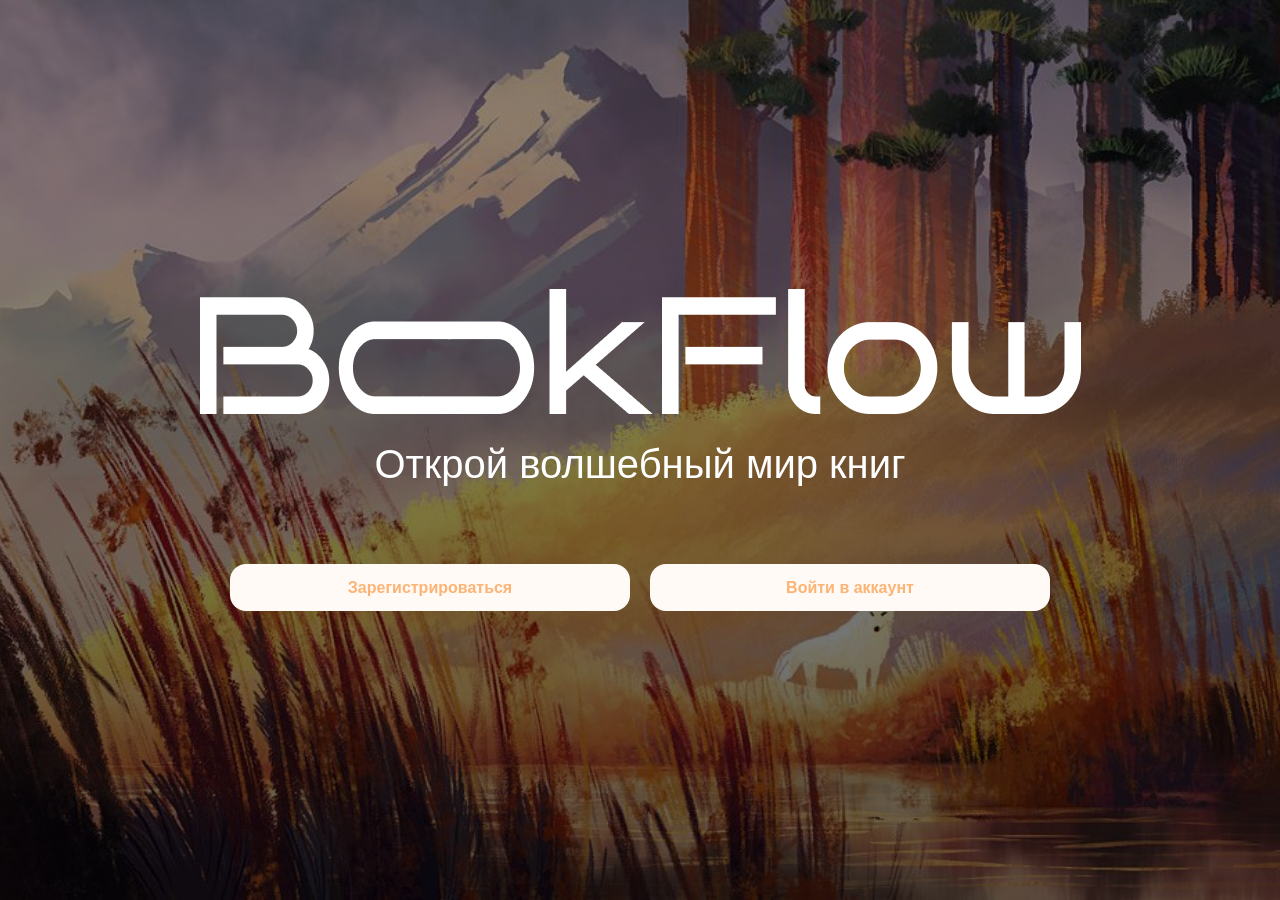
<file: index.html>
<!DOCTYPE html>
<html lang="en">
<head>
    <meta charset="UTF-8">
    <meta name="viewport" content="width=device-width, initial-scale=1.0">
    <title>Войдитепж</title>
    <style>
        * {
            margin: 0;
            padding: 0;
            box-sizing: border-box;
        }
        
        body, html {
            height: 100%;
            font-family: -apple-system, BlinkMacSystemFont, 'Segoe UI', Roboto, Oxygen, Ubuntu, sans-serif;
        }
        
        .container {
            position: relative;
            width: 100%;
            height: 100vh;
        }
        
        .background-image {
            width: 100%;
            height: 100%;
            object-fit: cover;
            display: block;
        }
        
        .content-overlay {
            position: absolute;
            top: 0;
            left: 0;
            width: 100%;
            height: 100%;
            display: flex;
            flex-direction: column;
            justify-content: center;
            align-items: center;
            background: linear-gradient(180deg, rgba(0, 0, 0, 0.4) 0%, rgba(0, 0, 0, 0.6) 100%);
        }
        
        .text-content {
            text-align: center;
            color: white;
            margin-bottom: 80px; 
            max-width: 880px;
            padding: 0 20px;
            display: flex;
            flex-direction: column;
            align-items: center;
            gap: 30px; /* Отступ между всеми дочерними элементами */

        }
        
        .subtitle {
            font-family: 'Mulish', sans-serif;
            font-size: 40px;
            line-height: 1; /* эквивалент 100% */
            letter-spacing: normal;
            text-align: center;
        }
        
        .buttons-container {
            display: flex;
            gap: 20px;
            width: 880px;
            justify-content: center;
        }
        
        .button {
            padding: 16px 24px;
            font-size: 16px;
            font-weight: 600;
            border: 8px;
            border-radius: 16px;
            cursor: pointer;
            display: flex;
            align-items: center;
            justify-content: center;
            min-width: 400px;
            height: 47px;
            text-decoration: none; /* Убираем подчеркивание */
            color: inherit; /* Наследуем цвет текста */
        }
        
        .button-primary {
            background-color: #FFFAF6;
            color: #FDB373;
        }
        
        .button-primary:hover {
            background-color: #F0F0F0;
            transform: translateY(-1px);
            box-shadow: 0 4px 12px rgba(0, 0, 0, 0.1);
        }
        
        .button:active {
            transform: translateY(0);
        }
    </style>
</head>
<body>
    <div class="container">
        <img src="./img/one.png" alt="Background" class="background-image">
        
        <div class="content-overlay">
            <div class="text-content">
                <img src="./img/Vector.png" alt="">
                <p class="subtitle">Открой волшебный мир книг</p>
            </div>
            
            <div class="buttons-container">
                <a href="./reg.html" class="button button-primary">Зарегистрироваться</a>
                <a href="./auto.html" class="button button-primary">Войти в аккаунт</a>
            </div>
        </div>
    </div>
</body>
</html>
</file>
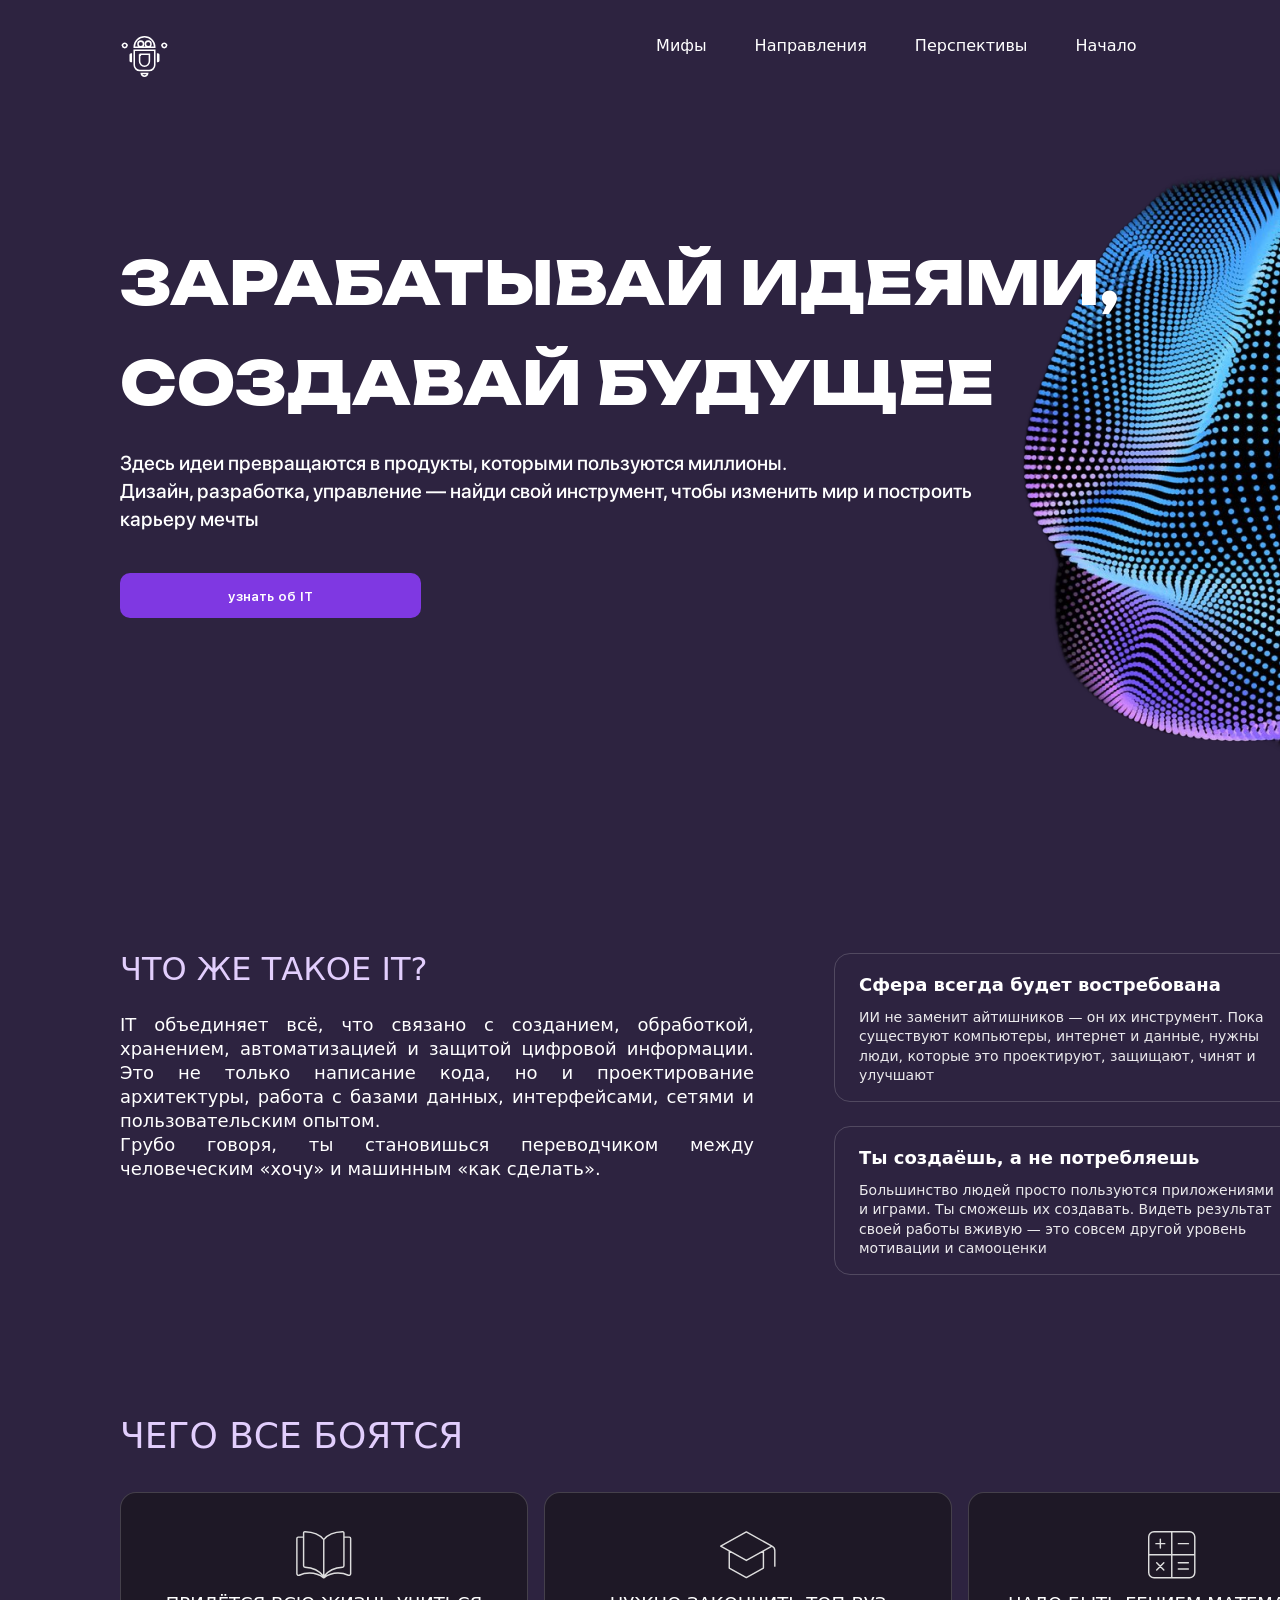
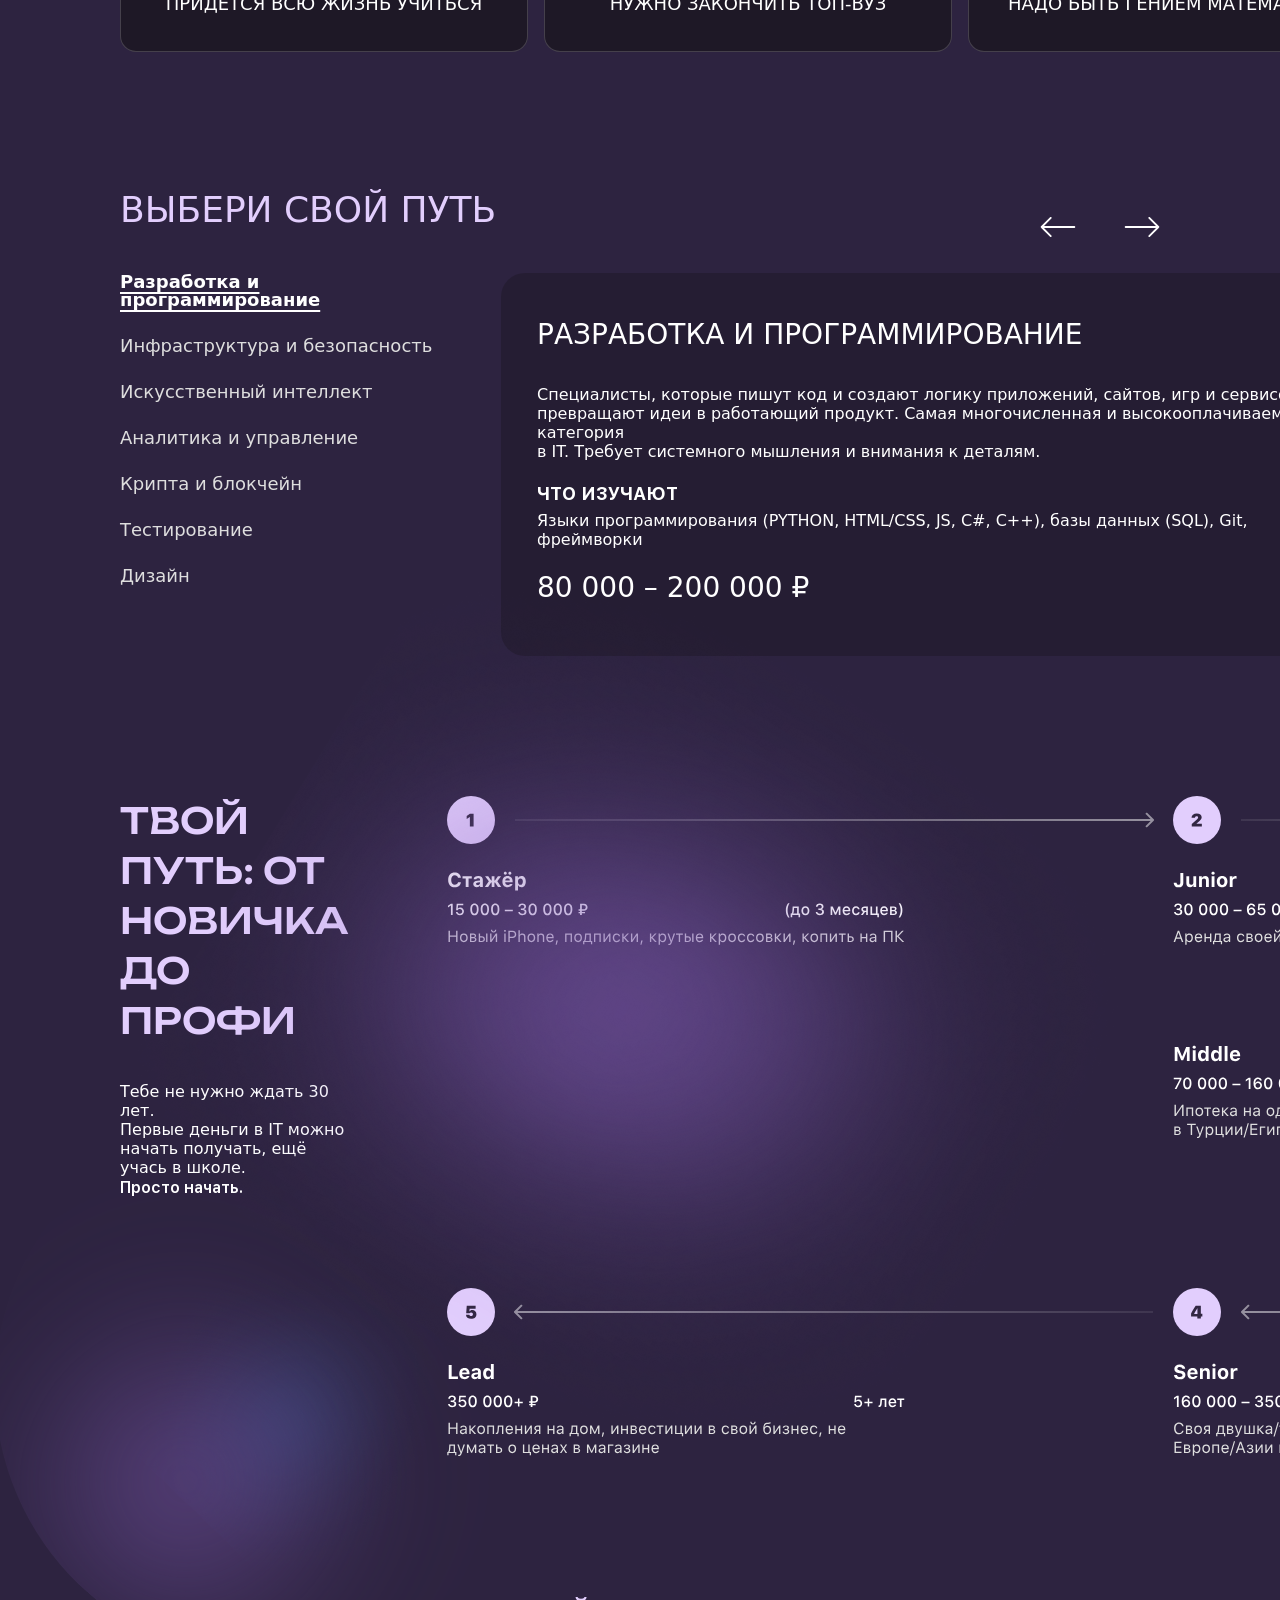
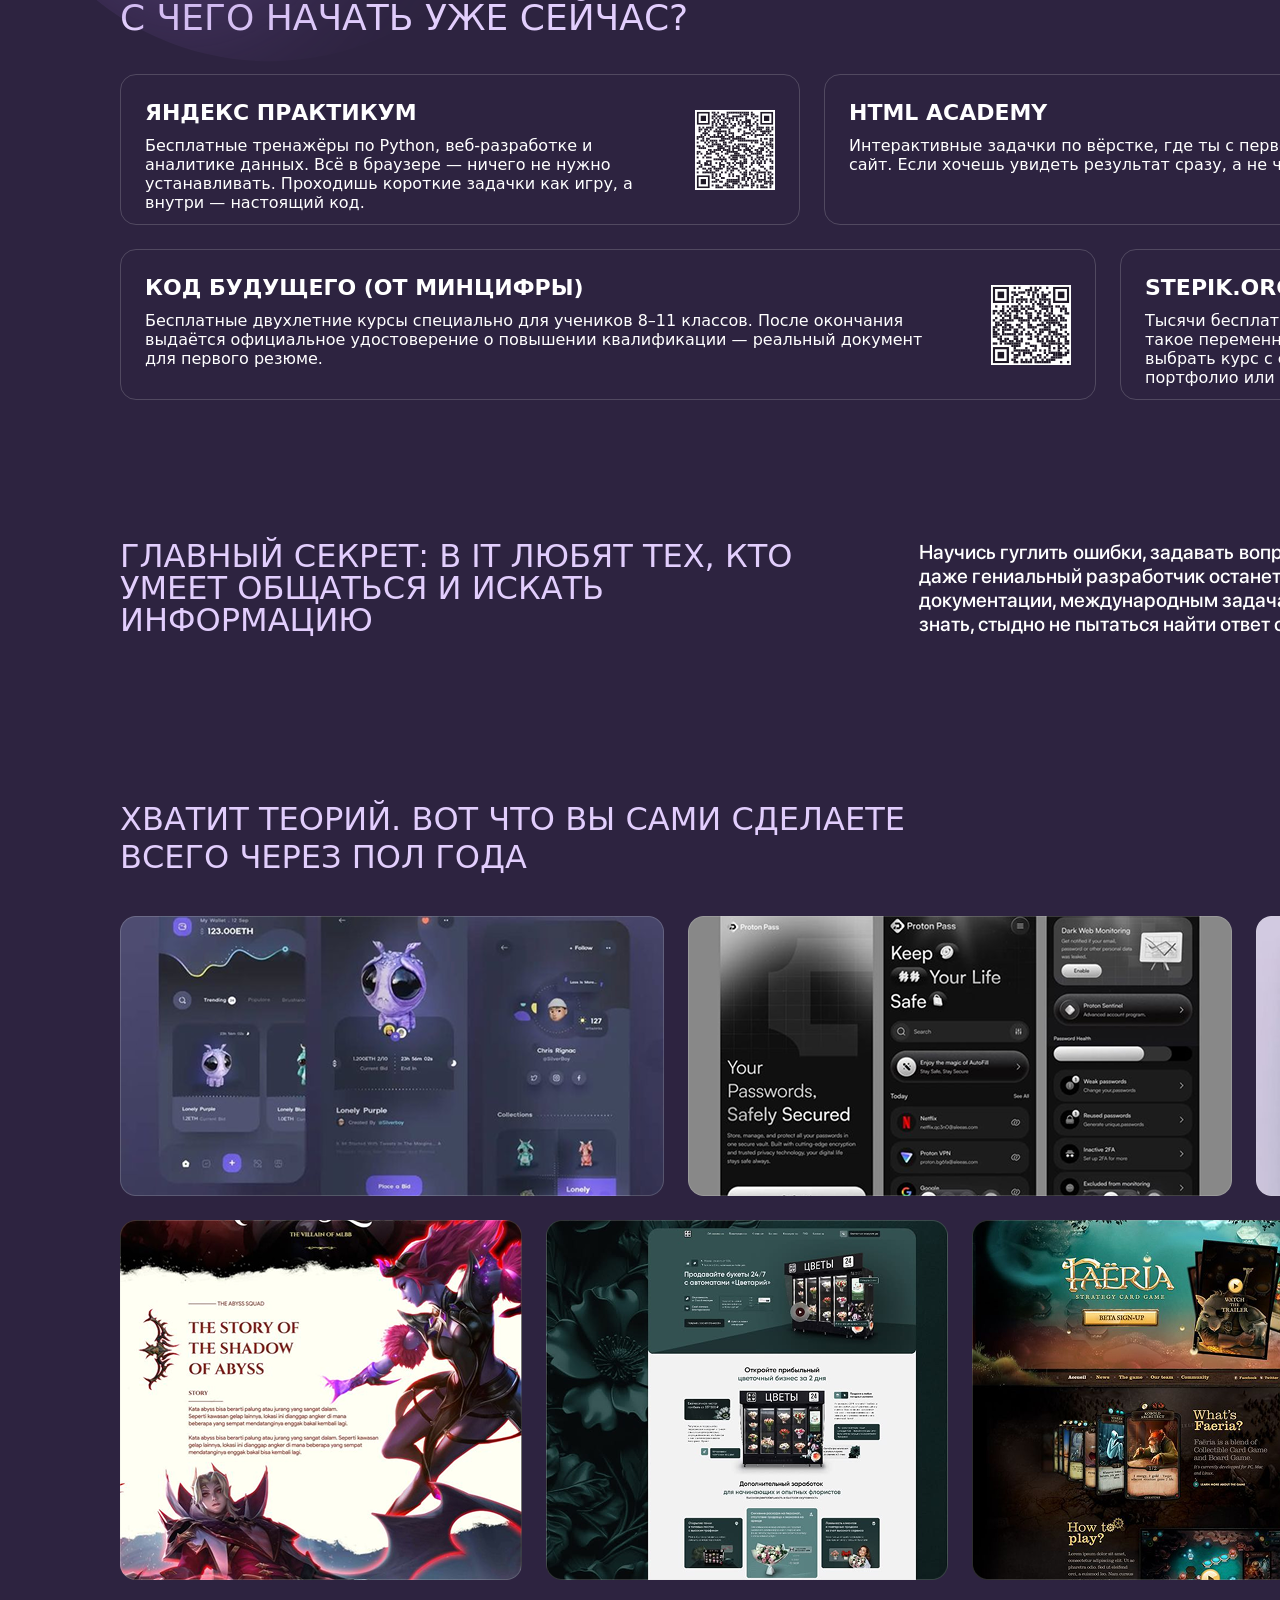
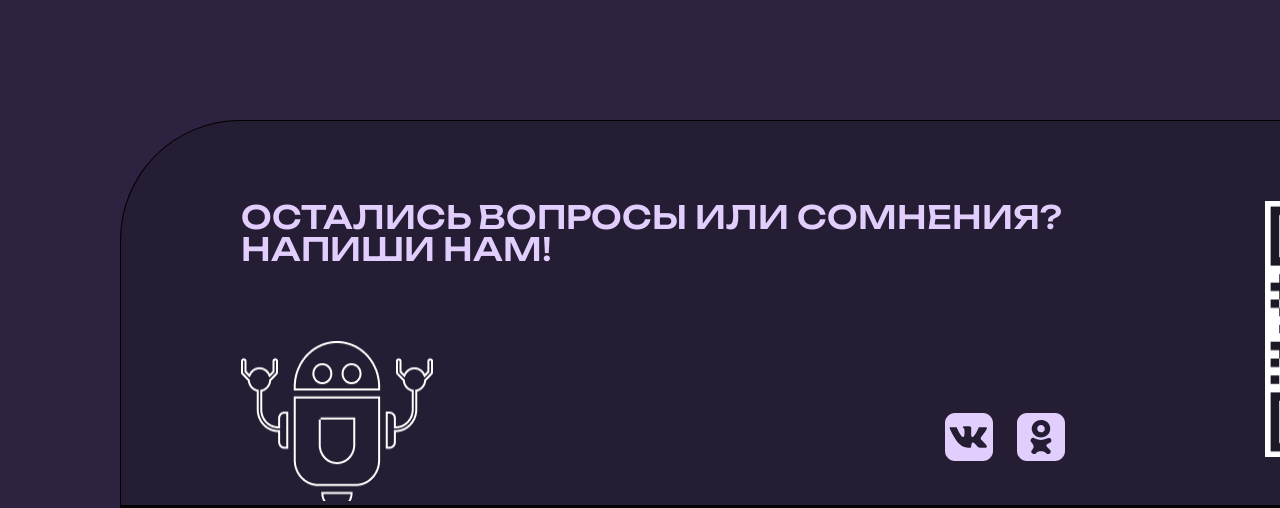
<file: pp2/pp3/index.html>
<!DOCTYPE html>
<html lang="en">
<head>
    <meta charset="UTF-8">
    <meta name="viewport" content="width=device-width, initial-scale=1.0">
    <title>landing</title>
    <link rel="stylesheet" href="./style.css">
</head>
<body>
    <div class="heroblock">

        <div class="header">
            <img src="./img/logo.svg" alt="Логотип">
            <nav class="nav">
                <ul>
                    <li><a href="#myths" data-style="plain">Мифы</a></li>
                    <li><a href="#as1"  data-style="plain">Направления</a></li>
                    <li><a href="#prospects" data-style="plain">Перспективы</a></li>
                    <li><a href="#beginning" data-style="plain">Начало</a></li>
                </ul>
            </nav>
            <a href="#connection">
                <button>Связь</button>
            </a>
        </div>
        
        <div class="hero">
            <div class="left">
                <div class="text">
                    <h1>Зарабатывай идеями, Создавай будущее</h1>
                    <p>Здесь идеи превращаются в продукты, которыми пользуются миллионы. <br> Дизайн, разработка, управление — найди свой инструмент, чтобы изменить мир и построить карьеру мечты</p>
                </div>
                <a href="#IT">
                    <button>узнать об IT</button>
                </a>
            </div>
        </div>
    </div>

    <div class="container" id="IT">
        <div class="left">
            <div class="textone">
                <h1>Что же такое IT?</h1>
                <p>IT объединяет всё, что связано с созданием, обработкой, хранением, автоматизацией и защитой цифровой информации. Это не только написание кода, но и проектирование архитектуры, работа с базами данных, интерфейсами, сетями и пользовательским опытом. 
                   <br> Грубо говоря, ты становишься переводчиком между человеческим «хочу» и машинным «как сделать».</p>
            </div>
        </div>

        <div class="onr">
            <div class="two">
                <h1>Сфера всегда будет востребована</h1>
                <p>ИИ не заменит айтишников — он их инструмент. Пока существуют компьютеры, интернет и данные, нужны люди, которые это проектируют, защищают, чинят и улучшают</p>
            </div>
            <div class="two">
                <h1>Работа из любой точки</h1>
                <p>Ты не привязан к офису, городу или даже стране. Утром сдал задачу из дома, днём — из кафе, вечером — из Сочи или Дубая. Работодателю важно только качество продукта</p>
            </div>
            <div class="two">
                <h1>Ты создаёшь, а не потребляешь</h1>
                <p>Большинство людей просто пользуются приложениями и играми. Ты сможешь их создавать. Видеть результат своей работы вживую — это совсем другой уровень мотивации и самооценки</p>
            </div>
            <div class="two">
                <h1> Высокая зарплата</h1>
                <p>Стартовая ставка junior-специалиста выше средней зарплаты по региону. Через 2–3 года ты зарабатываешь как топ-менеджер в обычной компании. И это не потолок — опытные айтишники получают в 5–10 раз больше.</p>
            </div>
        </div>
    </div>

    <div class="m1" id="myths">
        <h1>Чего все боятся</h1>

        <div class="cards"  id="carcas">
            <div class="card" id="1">
                <img src="./img/1.svg" alt="">
                <h1>Придётся всю жизнь учиться</h1>
            </div>
            <div class="card" id="2">
                <img src="./img/2.svg" alt="">
                <h1>Нужно закончить ТОП-вуз</h1>
            </div>
            <div class="card" id="3">
                <img src="./img/3.svg" alt="">
                <h1>Надо быть гением математики</h1>
            </div>
            <div class="card" id="4">
                <img src="./img/4.svg" alt="">
                <h1>Посадишь зрение</h1>
            </div>
        </div>

        <div class="cards"  id="csac">
            <div class="card" id="1" style="position: relative; overflow: hidden;">
                <img src="./img/1.svg" alt="" style="position: absolute; top: -8px; right: -8px;">
                <h1>Придётся всю жизнь учиться</h1>
                <p>Да, но не скучно. Ты просто следишь за новыми фишками, как за новыми сезонами сериала.</p>
            </div>
            <div class="card" id="2" style="position: relative; overflow: hidden;">
                <img src="./img/2.svg" alt="" style="position: absolute; top: -8px; right: -8px;">
                <h1>Нужно закончить ТОП-вуз</h1>
                <p>80% крутых спецов — самоучки или с курсами. Портфолио важнее корочки.</p>
            </div>
            <div class="card" id="3" style="position: relative; overflow: hidden;">
                <img src="./img/3.svg" alt="" style="position: absolute; top: -8px; right: -8px;">
                <h1>Надо быть гением математики</h1>
                <p>Математика тренирует логику, но веб-дизайнеру или тестировщику хватит 6-го класса.</p>
            </div>
            <div class="card" id="4" style="position: relative; overflow: hidden;">
                <img src="./img/4.svg" alt="" style="position: absolute; top: -8px; right: -8px;">
                <h1>Посадишь зрение</h1>
                <p>Спорт, режим и правильные привычки — твоя ответственность. А сидеть сутками можно и в ПТУ за станком.</p>
            </div>
        </div>
    </div>


    <div class="m" id="as1">
        <div style="display: flex; justify-content: space-between; align-items: flex-end;">
            <h1 style="width: 466px; height: 45px;">Выбери свой путь</h1>
            <div style="display: flex; width: 120px; height: 20px; gap: 48px;">
                <img src="./img/1_l.svg" alt="" style="width: 36px; height: 20px; display: block; flex-shrink: 0;" id="l1">
                <img src="./img/2_r.svg" alt="" style="width: 36px; height: 20px; display: block; flex-shrink: 0;" id="r1">
            </div>
        </div>
        <div style="display: flex; gap: 64px;">
            <div class="container" id="1s">
                <div class="lq" style="width: 317px; height: 315px; gap: 28px;">
                    <p style="color: #FFFFFF; width: auto; font-weight: 700; font-style: bold; font-size: 18px; text-decoration: underline; text-decoration-thickness: 2px; text-underline-offset: 4px;">
                        Разработка и программирование
                    </p>
                    <p>Инфраструктура и безопасность</p>
                    <p>Искусственный интеллект</p>
                    <p>Аналитика и управление</p>
                    <p>Крипта и блокчейн</p>
                    <p>Тестирование</p>
                    <p>Дизайн</p>
                </div>
            </div>
            <div class="crdsa">
                <h1 style="font-size: 28px;">Разработка и программирование</h1>
                <div style="display: flex;">
                    <div class="left" style="display: flex; flex-direction: column; width: 807px; height: 216px; justify-content: space-between; ">
                        <div style="display: flex; flex-direction: column; color: #FFFFFF; width: 807px; height: 149px; gap: 24px;">
                            <p>Специалисты, которые пишут код и создают логику приложений, сайтов, игр и сервисов. Они <br> превращают идеи в работающий продукт. Самая многочисленная и высокооплачиваемая категория <br> в IT. Требует системного мышления и внимания к деталям.</p>
                            <div class="ops" style="display: flex; flex-direction: column; gap: 8px;">
                                <h1 style="font-size: 18px;">Что изучают </h1>
                                <p>Языки программирования (PYTHON, HTML/CSS, JS, C#, C++), базы данных (SQL), Git, фреймворки</p>
                            </div>
                        </div>
                        <h1>80 000 – 200 000 ₽</h1>
                    </div>
                    <div class="minicard" style="display: flex; flex-direction: column;">
                        <div style="display: flex; gap: 12px; align-items: center;">
                            <img src="./img/mini.svg" alt="" style="width: 11px; height: 6px;">
                            <p style="color: #FFFFFF;">Frontend-разработчик</p>
                        </div>
                        <div style="display: flex; gap: 12px; align-items: center;">
                            <img src="./img/mini.svg" alt="" style="width: 11px; height: 6px;">
                            <p style="color: #FFFFFF;">Backend-разработчик</p>
                        </div>
                        <div style="display: flex; gap: 12px; align-items: center;">
                            <img src="./img/mini.svg" alt="" style="width: 11px; height: 6px;">
                            <p style="color: #FFFFFF;">Mobile-разработчик </p>
                        </div>
                        <div style="display: flex; gap: 12px; align-items: center;">
                            <img src="./img/mini.svg" alt="" style="width: 11px; height: 6px;">
                            <p style="color: #FFFFFF;">1С-программист</p>
                        </div>
                        <div style="display: flex; gap: 12px; align-items: center;">
                            <img src="./img/mini.svg" alt="" style="width: 11px; height: 6px;">
                            <p style="color: #FFFFFF;">Fullstack-разработчик </p>
                        </div>
                    </div>
                </div>
            </div>
        </div>
    </div>
    <div class="m" id="as2">
        <div style="display: flex; justify-content: space-between; align-items: flex-end;">
            <h1 style="width: 466px; height: 45px;">Выбери свой путь</h1>
            <div style="display: flex; width: 120px; height: 20px; gap: 48px;">
                <img src="./img/1_l.svg" alt="" style="width: 36px; height: 20px; display: block; flex-shrink: 0;" id="l2">
                <img src="./img/2_r.svg" alt="" style="width: 36px; height: 20px; display: block; flex-shrink: 0;" id="r2">
            </div>
        </div>
        <div style="display: flex; gap: 64px;">
            <div class="container" id="1s">
                <div class="lq" style="width: 317px; height: 315px; gap: 28px;">
                    <p>
                        Разработка и программирование
                    </p>
                    <p style="color: #FFFFFF; width: auto; font-weight: 700; font-style: bold; font-size: 18px; text-decoration: underline; text-decoration-thickness: 2px; text-underline-offset: 4px;">Инфраструктура и безопасность</p>
                    <p>Искусственный интеллект</p>
                    <p>Аналитика и управление</p>
                    <p>Крипта и блокчейн</p>
                    <p>Тестирование</p>
                    <p>Дизайн</p>
                </div>
            </div>
            <div class="crdsa">
                <h1 style="font-size: 28px;">Инфраструктура, сети и безопасность</h1>
                <div style="display: flex;">
                    <div class="left" style="display: flex; flex-direction: column; width: 807px; height: 216px; justify-content: space-between; ">
                        <div style="display: flex; flex-direction: column; color: #FFFFFF; width: 807px; height: 149px; gap: 24px;">
                            <p>Специалисты, которые следят, чтобы всё работало: сервера не падали, данные не воровали, сеть не отваливалась. Не создают новые фичи, но без них приложение умрёт через 5 минут после запуска. <br> Самая невидимая работа — о них вспоминают только когда всё ломается.</p>
                            <div class="ops" style="display: flex; flex-direction: column; gap: 8px;">
                                <h1 style="font-size: 18px;">Что изучают </h1>
                                <p>Linux,  сети (IP, DNS, порты), администрирование серверов (nginx, apache), Docker, облачные <br> провайдеры (Yandex Cloud, AWS), основы шифрования и аутентификации</p>
                            </div>
                        </div>
                        <h1>80 000 – 180 000 ₽</h1>
                    </div>
                    <div class="minicard" style="display: flex; flex-direction: column;">
                        <div style="display: flex; gap: 12px; align-items: center;">
                            <img src="./img/mini.svg" alt="" style="width: 11px; height: 6px;">
                            <p style="color: #FFFFFF;">Специалист по кибербезопасности </p>
                        </div>
                        <div style="display: flex; gap: 12px; align-items: center;">
                            <img src="./img/mini.svg" alt="" style="width: 11px; height: 6px;">
                            <p style="color: #FFFFFF;">Системный администратор</p>
                        </div>
                        <div style="display: flex; gap: 12px; align-items: center;">
                            <img src="./img/mini.svg" alt="" style="width: 11px; height: 6px;">
                            <p style="color: #FFFFFF;">Инженер баз данных</p>
                        </div>
                        <div style="display: flex; gap: 12px; align-items: center;">
                            <img src="./img/mini.svg" alt="" style="width: 11px; height: 6px;">
                            <p style="color: #FFFFFF;">DevOps-инженер</p>
                        </div>
                        <div style="display: flex; gap: 12px; align-items: center;">
                            <img src="./img/mini.svg" alt="" style="width: 11px; height: 6px;">
                            <p style="color: #FFFFFF;">Сетевой инженер </p>
                        </div>
                    </div>
                </div>
            </div>
        </div>
    </div>
    <div class="m" id="as3">
        <div style="display: flex; justify-content: space-between; align-items: flex-end;">
            <h1 style="width: 466px; height: 45px;">Выбери свой путь</h1>
            <div style="display: flex; width: 120px; height: 20px; gap: 48px;">
                <img src="./img/1_l.svg" alt="" style="width: 36px; height: 20px; display: block; flex-shrink: 0;" id="l3">
                <img src="./img/2_r.svg" alt="" style="width: 36px; height: 20px; display: block; flex-shrink: 0;" id="r3">
            </div>
        </div>
        <div style="display: flex; gap: 64px;">
            <div class="container" id="1s">
                <div class="lq" style="width: 317px; height: 315px; gap: 28px;">
                    <p>
                        Разработка и программирование
                    </p>
                    <p>Инфраструктура и безопасность</p>
                    <p style="color: #FFFFFF; width: auto; font-weight: 700; font-style: bold; font-size: 18px; text-decoration: underline; text-decoration-thickness: 2px; text-underline-offset: 4px;">Искусственный интеллект</p>
                    <p>Аналитика и управление</p>
                    <p>Крипта и блокчейн</p>
                    <p>Тестирование</p>
                    <p>Дизайн</p>
                </div>
            </div>
            <div class="crdsa">
                <h1 style="font-size: 28px;">Искусственный интеллект</h1>
                <div style="display: flex;">
                    <div class="left" style="display: flex; flex-direction: column; width: 807px; height: 216px; justify-content: space-between; ">
                        <div style="display: flex; flex-direction: column; color: #FFFFFF; width: 807px; height: 149px; gap: 24px;">
                            <p>Специалисты, которые учат компьютеры находить закономерности в данных, предсказывать будущее <br> и принимать решения. Самая модная и сложная для входа категория. Требует математики и <br> статистики. Но и платят здесь выше всех.</p>
                            <div class="ops" style="display: flex; flex-direction: column; gap: 8px;">
                                <h1 style="font-size: 18px;">Что изучают </h1>
                                <p>Python, библиотеки (pandas, numpy, sklearn), статистика и теория вероятностей, линейная алгебра, <br> SQL, работа с нейросетями, Git</p>
                            </div>
                        </div>
                        <h1>150 000 – 280 000 ₽</h1>
                    </div>
                    <div class="minicard" style="display: flex; flex-direction: column;">
                        <div style="display: flex; gap: 12px; align-items: center;">
                            <img src="./img/mini.svg" alt="" style="width: 11px; height: 6px;">
                            <p style="color: #FFFFFF;">Data Scientist</p>
                        </div>
                        <div style="display: flex; gap: 12px; align-items: center;">
                            <img src="./img/mini.svg" alt="" style="width: 11px; height: 6px;">
                            <p style="color: #FFFFFF;">Data Engineer</p>
                        </div>
                        <div style="display: flex; gap: 12px; align-items: center;">
                            <img src="./img/mini.svg" alt="" style="width: 11px; height: 6px;">
                            <p style="color: #FFFFFF;">ML Engineer</p>
                        </div>
                        <div style="display: flex; gap: 12px; align-items: center;">
                            <img src="./img/mini.svg" alt="" style="width: 11px; height: 6px;">
                            <p style="color: #FFFFFF;">Prompt Engineer</p>
                        </div>
                        <div style="display: flex; gap: 12px; align-items: center;">
                            <img src="./img/mini.svg" alt="" style="width: 11px; height: 6px;">
                            <p style="color: #FFFFFF;">AI-исследователь</p>
                        </div>
                    </div>
                </div>
            </div>
        </div>
    </div>
    <div class="m" id="as4">
        <div style="display: flex; justify-content: space-between; align-items: flex-end;">
            <h1 style="width: 466px; height: 45px;">Выбери свой путь</h1>
            <div style="display: flex; width: 120px; height: 20px; gap: 48px;">
                <img src="./img/1_l.svg" alt="" style="width: 36px; height: 20px; display: block; flex-shrink: 0;" id="l4">
                <img src="./img/2_r.svg" alt="" style="width: 36px; height: 20px; display: block; flex-shrink: 0;" id="r4">
            </div>
        </div>
        <div style="display: flex; gap: 64px;">
            <div class="container" id="1s">
                <div class="lq" style="width: 317px; height: 315px; gap: 28px;">
                    <p>
                        Разработка и программирование
                    </p>
                    <p>Инфраструктура и безопасность</p>
                    <p>Искусственный интеллект</p>
                    <p style="color: #FFFFFF; width: auto; font-weight: 700; font-style: bold; font-size: 18px; text-decoration: underline; text-decoration-thickness: 2px; text-underline-offset: 4px;">Аналитика и управление</p>
                    <p>Крипта и блокчейн</p>
                    <p>Тестирование</p>
                    <p>Дизайн</p>
                </div>
            </div>
            <div class="crdsa">
                <h1 style="font-size: 28px;">Аналитика и управление</h1>
                <div style="display: flex;">
                    <div class="left" style="display: flex; flex-direction: column; width: 807px; height: 216px; justify-content: space-between; ">
                        <div style="display: flex; flex-direction: column; color: #FFFFFF; width: 807px; height: 149px; gap: 24px;">
                            <p>Специалисты, которые переводят потребности бизнеса на язык задач для разработчиков. Собирают требования, работают с данными, следят за метриками. Не пишут код, но понимают его логику. <br> Самые незаметные, но критически важные.</p>
                            <div class="ops" style="display: flex; flex-direction: column; gap: 8px;">
                                <h1 style="font-size: 18px;">Что изучают </h1>
                                <p>
                                    SQL, Excel / Google Sheets, инструменты для задач (Jira, Trello, Notion), диаграммы (UML, BPMN),  <br> основы Agile/Scrum, коммуникации и переговоры
                                </p>
                            </div>
                        </div>
                        <h1>90 000 – 160 000 ₽</h1>
                    </div>
                    <div class="minicard" style="display: flex; flex-direction: column;">
                        <div style="display: flex; gap: 12px; align-items: center;">
                            <img src="./img/mini.svg" alt="" style="width: 11px; height: 6px;">
                            <p style="color: #FFFFFF;">Системный аналитик</p>
                        </div>
                        <div style="display: flex; gap: 12px; align-items: center;">
                            <img src="./img/mini.svg" alt="" style="width: 11px; height: 6px;">
                            <p style="color: #FFFFFF;">Бизнес-аналитик</p>
                        </div>
                        <div style="display: flex; gap: 12px; align-items: center;">
                            <img src="./img/mini.svg" alt="" style="width: 11px; height: 6px;">
                            <p style="color: #FFFFFF;">Продакт-менеджер</p>
                        </div>
                        <div style="display: flex; gap: 12px; align-items: center;">
                            <img src="./img/mini.svg" alt="" style="width: 11px; height: 6px;">
                            <p style="color: #FFFFFF;">Проджект-менеджер</p>
                        </div>
                        <div style="display: flex; gap: 12px; align-items: center;">
                            <img src="./img/mini.svg" alt="" style="width: 11px; height: 6px;">
                            <p style="color: #FFFFFF;">Data Analyst</p>
                        </div>
                    </div>
                </div>
            </div>
        </div>
    </div>
    <div class="m" id="as5">
        <div style="display: flex; justify-content: space-between; align-items: flex-end;">
            <h1 style="width: 466px; height: 45px;">Выбери свой путь</h1>
            <div style="display: flex; width: 120px; height: 20px; gap: 48px;">
                <img src="./img/1_l.svg" alt="" style="width: 36px; height: 20px; display: block; flex-shrink: 0;" id="l5">
                <img src="./img/2_r.svg" alt="" style="width: 36px; height: 20px; display: block; flex-shrink: 0;" id="r5">
            </div>
        </div>
        <div style="display: flex; gap: 64px;">
            <div class="container" id="1s">
                <div class="lq" style="width: 317px; height: 315px; gap: 28px;">
                    <p>
                        Разработка и программирование
                    </p>
                    <p>Инфраструктура и безопасность</p>
                    <p>Искусственный интеллект</p>
                    <p>Аналитика и управление</p>
                    <p style="color: #FFFFFF; width: auto; font-weight: 700; font-style: bold; font-size: 18px; text-decoration: underline; text-decoration-thickness: 2px; text-underline-offset: 4px;">Крипта и блокчейн</p>
                    <p>Тестирование</p>
                    <p>Дизайн</p>
                </div>
            </div>
            <div class="crdsa">
                <h1 style="font-size: 28px;">Крипта и блокчейн</h1>
                <div style="display: flex;">
                    <div class="left" style="display: flex; flex-direction: column; width: 807px; height: 216px; justify-content: space-between; ">
                        <div style="display: flex; flex-direction: column; color: #FFFFFF; width: 807px; height: 149px; gap: 24px;">
                            <p>Специалисты, которые пишут смарт-контракты, создают криптовалюты, разрабатывают децентрализованные приложения. Узкая ниша, высокая волатильность зарплат. Подходит тем, кто <br> верит в децентрализацию и готов учить специфические языки.</p>
                            <div class="ops" style="display: flex; flex-direction: column; gap: 8px;">
                                <h1 style="font-size: 18px;">Что изучают </h1>
                                <p>
                                    Блокчейн-платформы (Ethereum, Solana), язык Solidity, смарт-контракты, криптография, Web3- <br>библиотеки, JavaScript
                                </p>
                            </div>
                        </div>
                        <h1>90 000 – 200 000 ₽</h1>
                    </div>
                    <div class="minicard" style="display: flex; flex-direction: column;">
                        <div style="display: flex; gap: 12px; align-items: center;">
                            <img src="./img/mini.svg" alt="" style="width: 11px; height: 6px;">
                            <p style="color: #FFFFFF;">Blockchain-разработчик</p>
                        </div>
                        <div style="display: flex; gap: 12px; align-items: center;">
                            <img src="./img/mini.svg" alt="" style="width: 11px; height: 6px;">
                            <p style="color: #FFFFFF;">Смарт-контракт инженер</p>
                        </div>
                        <div style="display: flex; gap: 12px; align-items: center;">
                            <img src="./img/mini.svg" alt="" style="width: 11px; height: 6px;">
                            <p style="color: #FFFFFF;">DeFi-разработчик</p>
                        </div>
                        <div style="display: flex; gap: 12px; align-items: center;">
                            <img src="./img/mini.svg" alt="" style="width: 11px; height: 6px;">
                            <p style="color: #FFFFFF;">Криптоаналитик</p>
                        </div>
                        <div style="display: flex; gap: 12px; align-items: center;">
                            <img src="./img/mini.svg" alt="" style="width: 11px; height: 6px;">
                            <p style="color: #FFFFFF;">Аудитор безопасности блокчейна </p>
                        </div>
                    </div>
                </div>
            </div>
        </div>
    </div>
    <div class="m" id="as6">
        <div style="display: flex; justify-content: space-between; align-items: flex-end;">
            <h1 style="width: 466px; height: 45px;">Выбери свой путь</h1>
            <div style="display: flex; width: 120px; height: 20px; gap: 48px;">
                <img src="./img/1_l.svg" alt="" style="width: 36px; height: 20px; display: block; flex-shrink: 0;" id="l6">
                <img src="./img/2_r.svg" alt="" style="width: 36px; height: 20px; display: block; flex-shrink: 0;" id="r6">
            </div>
        </div>
        <div style="display: flex; gap: 64px;">
            <div class="container" id="1s">
                <div class="lq" style="width: 317px; height: 315px; gap: 28px;">
                    <p>
                        Разработка и программирование
                    </p>
                    <p>Инфраструктура и безопасность</p>
                    <p>Искусственный интеллект</p>
                    <p>Аналитика и управление</p>
                    <p>Крипта и блокчейн</p>
                    <p style="color: #FFFFFF; width: auto; font-weight: 700; font-style: bold; font-size: 18px; text-decoration: underline; text-decoration-thickness: 2px; text-underline-offset: 4px;">Тестирование</p>
                    <p>Дизайн</p>
                </div>
            </div>
            <div class="crdsa">
                <h1 style="font-size: 28px;">Тестирование и качество (QA)</h1>
                <div style="display: flex;">
                    <div class="left" style="display: flex; flex-direction: column; width: 807px; height: 216px; justify-content: space-between; ">
                        <div style="display: flex; flex-direction: column; color: #FFFFFF; width: 807px; height: 149px; gap: 24px;">
                            <p>Специалисты, которые ищут ошибки в приложениях до того, как их увидят пользователи. Проверяют, работает ли так, как задумано. Не пишут основной код, но должны понимать логику продукта. Вход в <br> IT без умения программировать — один из самых простых.</p>
                            <div class="ops" style="display: flex; flex-direction: column; gap: 8px;">
                                <h1 style="font-size: 18px;">Что изучают </h1>
                                <p>
                                    Тестирование, баг-репорты, основы SQL (для проверки данных), базовый HTML/CSS, инструменты <br> (Postman, Charles, DevTools), для автоматизации — Python/JS, фреймворки
                                </p>
                            </div>
                        </div>
                        <h1>70 000 – 130 000 ₽</h1>
                    </div>
                    <div class="minicard" style="display: flex; flex-direction: column;">
                        <div style="display: flex; gap: 12px; align-items: center;">
                            <img src="./img/mini.svg" alt="" style="width: 11px; height: 6px;">
                            <p style="color: #FFFFFF;">Тестировщик мобильных приложений</p>
                        </div>
                        <div style="display: flex; gap: 12px; align-items: center;">
                            <img src="./img/mini.svg" alt="" style="width: 11px; height: 6px;">
                            <p style="color: #FFFFFF;">Тестировщик веб-приложений</p>
                        </div>
                        <div style="display: flex; gap: 12px; align-items: center;">
                            <img src="./img/mini.svg" alt="" style="width: 11px; height: 6px;">
                            <p style="color: #FFFFFF;">Игровой тестировщик (геймтестер)</p>
                        </div>
                        <div style="display: flex; gap: 12px; align-items: center;">
                            <img src="./img/mini.svg" alt="" style="width: 11px; height: 6px;">
                            <p style="color: #FFFFFF;">Инженер по качеству</p>
                        </div>
                        <div style="display: flex; gap: 12px; align-items: center;">
                            <img src="./img/mini.svg" alt="" style="width: 11px; height: 6px;">
                            <p style="color: #FFFFFF;">Автоматизатор тестирования </p>
                        </div>
                    </div>
                </div>
            </div>
        </div>
    </div>
    <div class="m" id="as7">
        <div style="display: flex; justify-content: space-between; align-items: flex-end;">
            <h1 style="width: 466px; height: 45px;">Выбери свой путь</h1>
            <div style="display: flex; width: 120px; height: 20px; gap: 48px;">
                <img src="./img/1_l.svg" alt="" style="width: 36px; height: 20px; display: block; flex-shrink: 0;" id="l7">
                <img src="./img/2_r.svg" alt="" style="width: 36px; height: 20px; display: block; flex-shrink: 0;" id="r7">
            </div>
        </div>
        <div style="display: flex; gap: 64px;">
            <div class="container" id="1s">
                <div class="lq" style="width: 317px; height: 315px; gap: 28px;">
                    <p>
                        Разработка и программирование
                    </p>
                    <p>Инфраструктура и безопасность</p>
                    <p>Искусственный интеллект</p>
                    <p>Аналитика и управление</p>
                    <p>Крипта и блокчейн</p>
                    <p>Тестирование</p>
                    <p style="color: #FFFFFF; width: auto; font-weight: 700; font-style: bold; font-size: 18px; text-decoration: underline; text-decoration-thickness: 2px; text-underline-offset: 4px;">Дизайн</p>
                </div>
            </div>
            <div class="crdsa">
                <h1 style="font-size: 28px;">Дизайн</h1>
                <div style="display: flex;">
                    <div class="left" style="display: flex; flex-direction: column; width: 807px; height: 216px; justify-content: space-between; ">
                        <div style="display: flex; flex-direction: column; color: #FFFFFF; width: 807px; height: 149px; gap: 24px;">
                            <p>Специалисты, которые отвечают за то, как продукт выглядит и насколько им удобно пользоваться. Не <br> пишут код, но создают макеты, прототипы и анимацию. Важна не художественная школа, а логика, насмотренность и эмпатия к пользователю.</p>
                            <div class="ops" style="display: flex; flex-direction: column; gap: 8px;">
                                <h1 style="font-size: 18px;">Что изучают </h1>
                                <p>
                                    Figma, пакет Adobe, композиция и типографика, цветоведение, психология пользователя, прототипирование, основы HTML/CSS
                                </p>
                            </div>
                        </div>
                        <h1>70 000 – 120 000 ₽</h1>
                    </div>
                    <div class="minicard" style="display: flex; flex-direction: column;">
                        <div style="display: flex; gap: 12px; align-items: center;">
                            <img src="./img/mini.svg" alt="" style="width: 11px; height: 6px;">
                            <p style="color: #FFFFFF;">UX/UI дизайнер</p>
                        </div>
                        <div style="display: flex; gap: 12px; align-items: center;">
                            <img src="./img/mini.svg" alt="" style="width: 11px; height: 6px;">
                            <p style="color: #FFFFFF;">Геймдизайнер</p>
                        </div>
                        <div style="display: flex; gap: 12px; align-items: center;">
                            <img src="./img/mini.svg" alt="" style="width: 11px; height: 6px;">
                            <p style="color: #FFFFFF;">Motion-дизайнер</p>
                        </div>
                        <div style="display: flex; gap: 12px; align-items: center;">
                            <img src="./img/mini.svg" alt="" style="width: 11px; height: 6px;">
                            <p style="color: #FFFFFF;">VR-дизайнер</p>
                        </div>
                        <div style="display: flex; gap: 12px; align-items: center;">
                            <img src="./img/mini.svg" alt="" style="width: 11px; height: 6px;">
                            <p style="color: #FFFFFF;">Графический дизайнер</p>
                        </div>
                    </div>
                </div>
            </div>
        </div>
    </div>


    <div class="prospects" id="prospects">
        <img src="./img/Ellipse t.png" alt="" class="ellipse-t">
        <img src="./img/Ellipse t2.png" alt="" class="ellipse-to">
        <img src="./img/Ellipse t3.svg" alt="" class="ellipse-tot">
        <div class="mop">
            <h1>Твой путь: от новичка до профи</h1>
            <p>
                Тебе не нужно ждать 30 лет. <br>
                Первые деньги в IT можно начать получать, ещё учась в школе. 
               <br> <span>Просто начать.</span> 
            </p>
        </div>
            <img src="./img/Group 2.svg" alt="">
        
    </div>

    <div class="m1" id="beginning">
        <h1>С чего начать уже сейчас?</h1>
        <div style="display: grid; gap: 24px;">
            <div class="onr">
                <div class="fr">
                    <div class="qaw">
                        <h1>Яндекс Практикум</h1>
                        <p>Бесплатные тренажёры по Python, веб-разработке и аналитике данных. Всё в браузере — ничего не нужно устанавливать. Проходишь короткие задачки как игру, а внутри — настоящий код.</p>
                    </div>
                    <img src="./img/QR Code.svg" alt="" style="width: 80px; height: 80px; " >
                </div>
                <div class="ll">
                    <div class="qaw" style="width: 812px;">
                        <h1>HTML Academy</h1>
                        <p>
                            Интерактивные задачки по вёрстке, где ты с первого же урока начинаешь делать настоящий сайт. Если хочешь увидеть результат сразу, а не через месяц теории — это твой выбор.
                        </p>
                    </div>
                    <img src="./img/QR Code2.svg" alt="" style="width: 80px; height: 80px; " >
                </div>
            </div>
            <div class="onr">
                <div class="ll">
                    <div class="qaw" style="width: 812px;">
                        <h1>Код будущего (от Минцифры)</h1>
                        <p>
                            Бесплатные двухлетние курсы специально для учеников 8–11 классов. После окончания выдаётся официальное удостоверение о повышении квалификации — реальный документ для первого резюме.
                        </p>
                    </div>
                    <img src="./img/QR Elements.svg" alt="" style="width: 80px; height: 80px; " >
                </div>
                <div class="fr">
                    <div class="qaw">
                        <h1>Stepik.org</h1>
                        <p>
                            Тысячи бесплатных курсов от простых до сложных: от «что такое переменная» до машинного обучения. Можно выбрать курс с сертификатом — и положить его в портфолио или резюме.
                        </p>
                    </div>
                    <img src="./img/QR Code4.svg" alt="" style="width: 80px; height: 80px; " >
                </div>
            </div>
        </div>
    </div>


    <div class="texttwo">
        <h1>
            Главный секрет: в IT любят тех, кто умеет общаться 
            и искать информацию
        </h1>
        <p>
            Научись гуглить ошибки, задавать вопросы и писать понятные комментарии к коду — без этого даже гениальный разработчик останется непонятым. Английский — твой пропуск к свежей <br> документации, международным задачам и зарплатам в 2 раза выше. И помни: в IT не стыдно не знать, стыдно не пытаться найти ответ самому.
        </p>
    </div>

    <div class="m1">
        <h1 style="width: 976px; height: 80px; font-size: 32px;">Хватит теорий. Вот что вы сами сделаете <br> всего через пол года</h1>
        <div class="apo">
            <div class="apow">
                <img src="./img/x1.png" alt="">
                <img src="./img/x2.png" alt="">
                <img src="./img/x3.png" alt="">
            </div>
            <div class="apow">
                <img src="./img/x4.png" alt="">
                <img src="./img/x5.png" alt="">
                <img src="./img/x6.png" alt="">
                <img src="./img/x7.png" alt="">
            </div>
        </div>
    </div>


    <div class="foother" id="connection">
        <div class="foo">
            <p>
                Остались вопросы или сомнения? 
                Напиши нам!
            </p>
            <div class="socialIcons">
                <img src="./img/vk.svg" alt="">
                <img src="./img/q.svg" alt="">
            </div>
            <img src="./img/logo2.png" alt="Логотип"  class="footer-logo">
        </div>
        <img src="./img/QR foother.png" alt="">
    </div>
    <script>
        const carcas = document.getElementById('carcas');
        const csac = document.getElementById('csac');

        // Сохраняем исходные карточки
        const originalCards = Array.from(carcas.children);

        // Скрываем второй блок
        csac.style.display = 'none';

        // Добавляем обработчик через делегирование
        carcas.addEventListener('click', (e) => {
            const card = e.target.closest('.card');
            if (!card) return;
            
            const index = Array.from(carcas.children).indexOf(card);
            const expandedCard = csac.children[index];
            
            // Проверяем, в каком состоянии карточка
            if (card.querySelector('p')) {
                // Если есть p - возвращаем исходную
                card.outerHTML = originalCards[index].outerHTML;
            } else {
                // Если нет p - заменяем на расширенную
                card.outerHTML = expandedCard.outerHTML;
            }
        });



        /*Карточки*/
        document.addEventListener('DOMContentLoaded', function() {
    // Получаем все секции с карточками
    const sections = document.querySelectorAll('.m');
    let currentIndex = 0;
    
    if (sections.length === 0) {
        console.error('Секции с классом "m" не найдены');
        return;
    }
    
    // Функция для показа активной секции
    function showSection(index) {
        sections.forEach((section, i) => {
            if (i === index) {
                section.classList.add('active');
                section.style.display = ''; // Возвращаем стандартное значение
            } else {
                section.classList.remove('active');
                section.style.display = 'none';
            }
        });
    }
    
    // Функция для следующей карточки
    function nextCard() {
        currentIndex = (currentIndex + 1) % sections.length;
        showSection(currentIndex);
    }
    
    // Функция для предыдущей карточки
    function prevCard() {
        currentIndex = (currentIndex - 1 + sections.length) % sections.length;
        showSection(currentIndex);
    }
    
    // Находим все левые и правые стрелки
    const allLeftArrows = document.querySelectorAll('[id^="l"]');
    const allRightArrows = document.querySelectorAll('[id^="r"]');
    
    allLeftArrows.forEach(arrow => {
        arrow.addEventListener('click', prevCard);
        arrow.style.cursor = 'pointer';
    });
    
    allRightArrows.forEach(arrow => {
        arrow.addEventListener('click', nextCard);
        arrow.style.cursor = 'pointer';
    });
    
    // Сохраняем оригинальные стили отображения для каждой секции
    sections.forEach((section, i) => {
        if (i === 0) {
            section.classList.add('active');
            section.style.display = ''; // Оставляем как в CSS
        } else {
            section.style.display = 'none';
        }
    });
    
    // Поддержка клавиатуры
    document.addEventListener('keydown', function(event) {
        if (event.key === 'ArrowLeft') {
            prevCard();
        } else if (event.key === 'ArrowRight') {
            nextCard();
        }
    });
});
    </script>
</body>
</html>
</file>
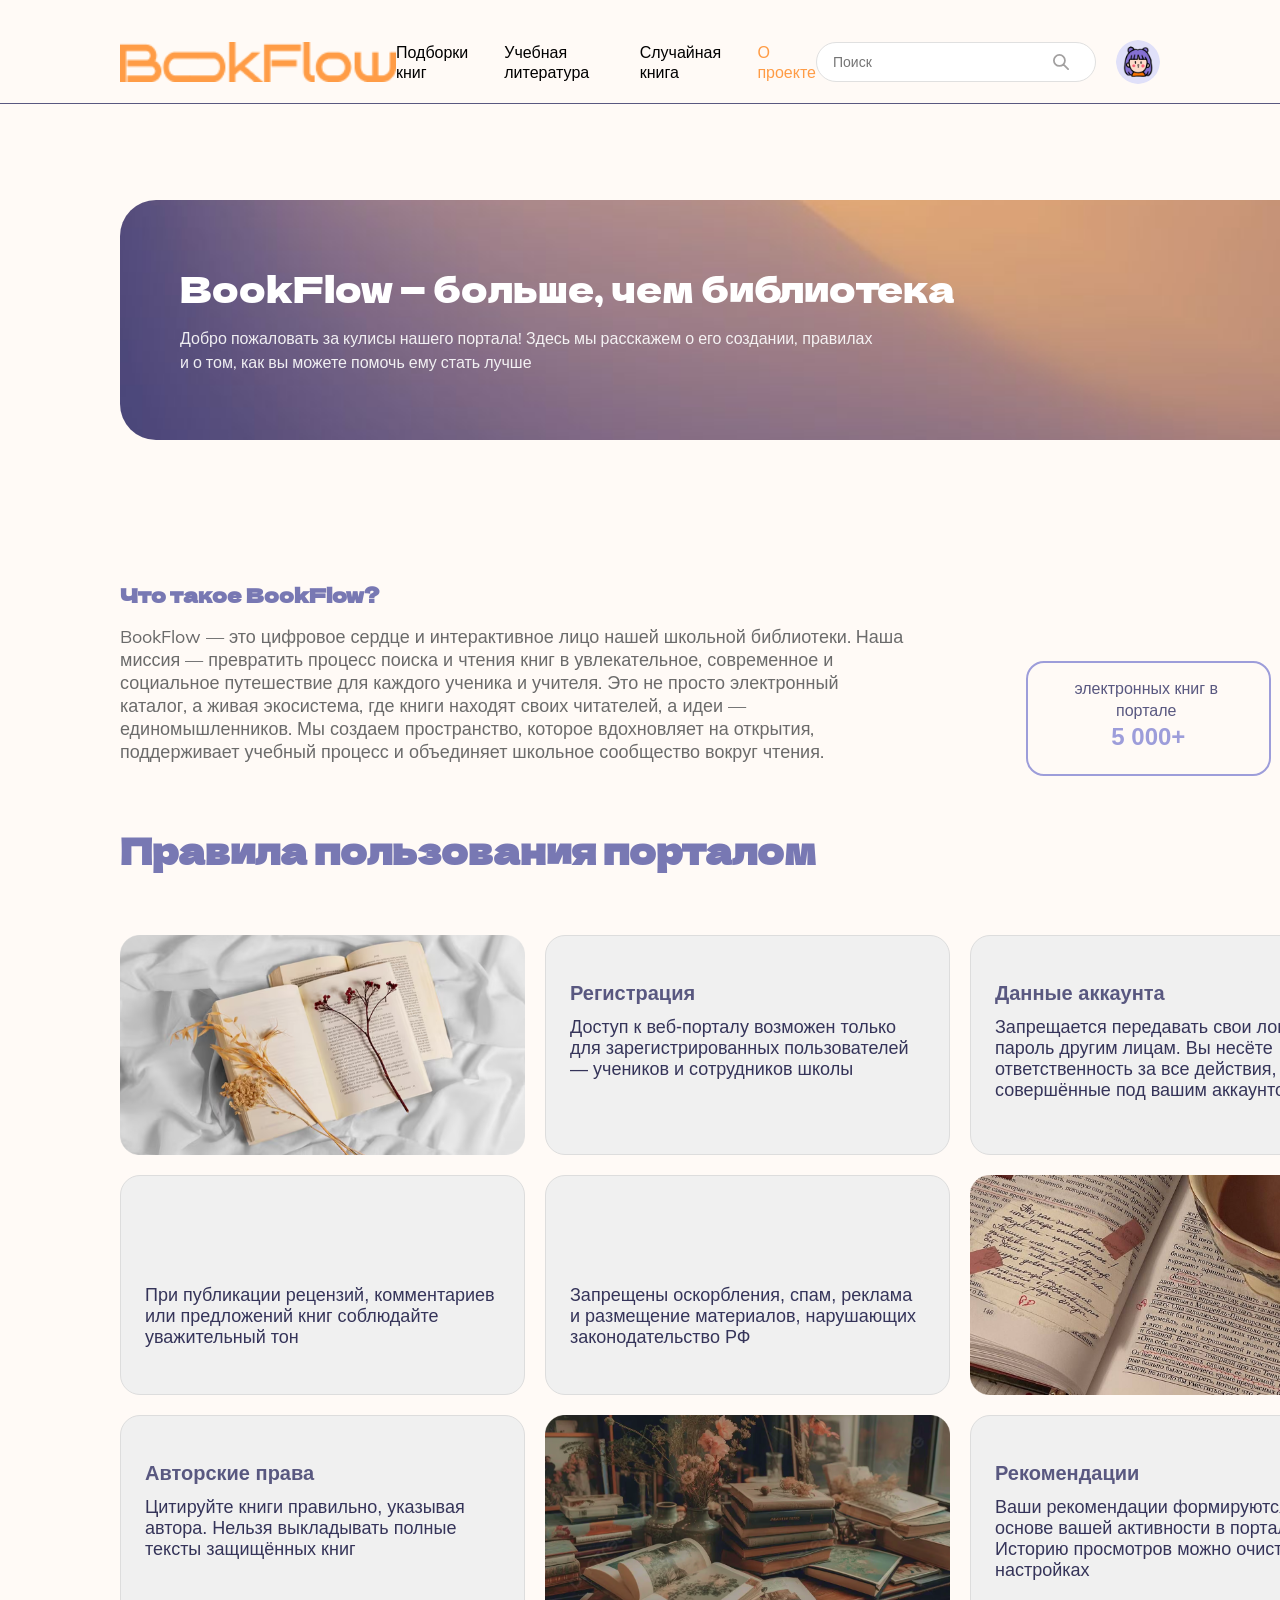
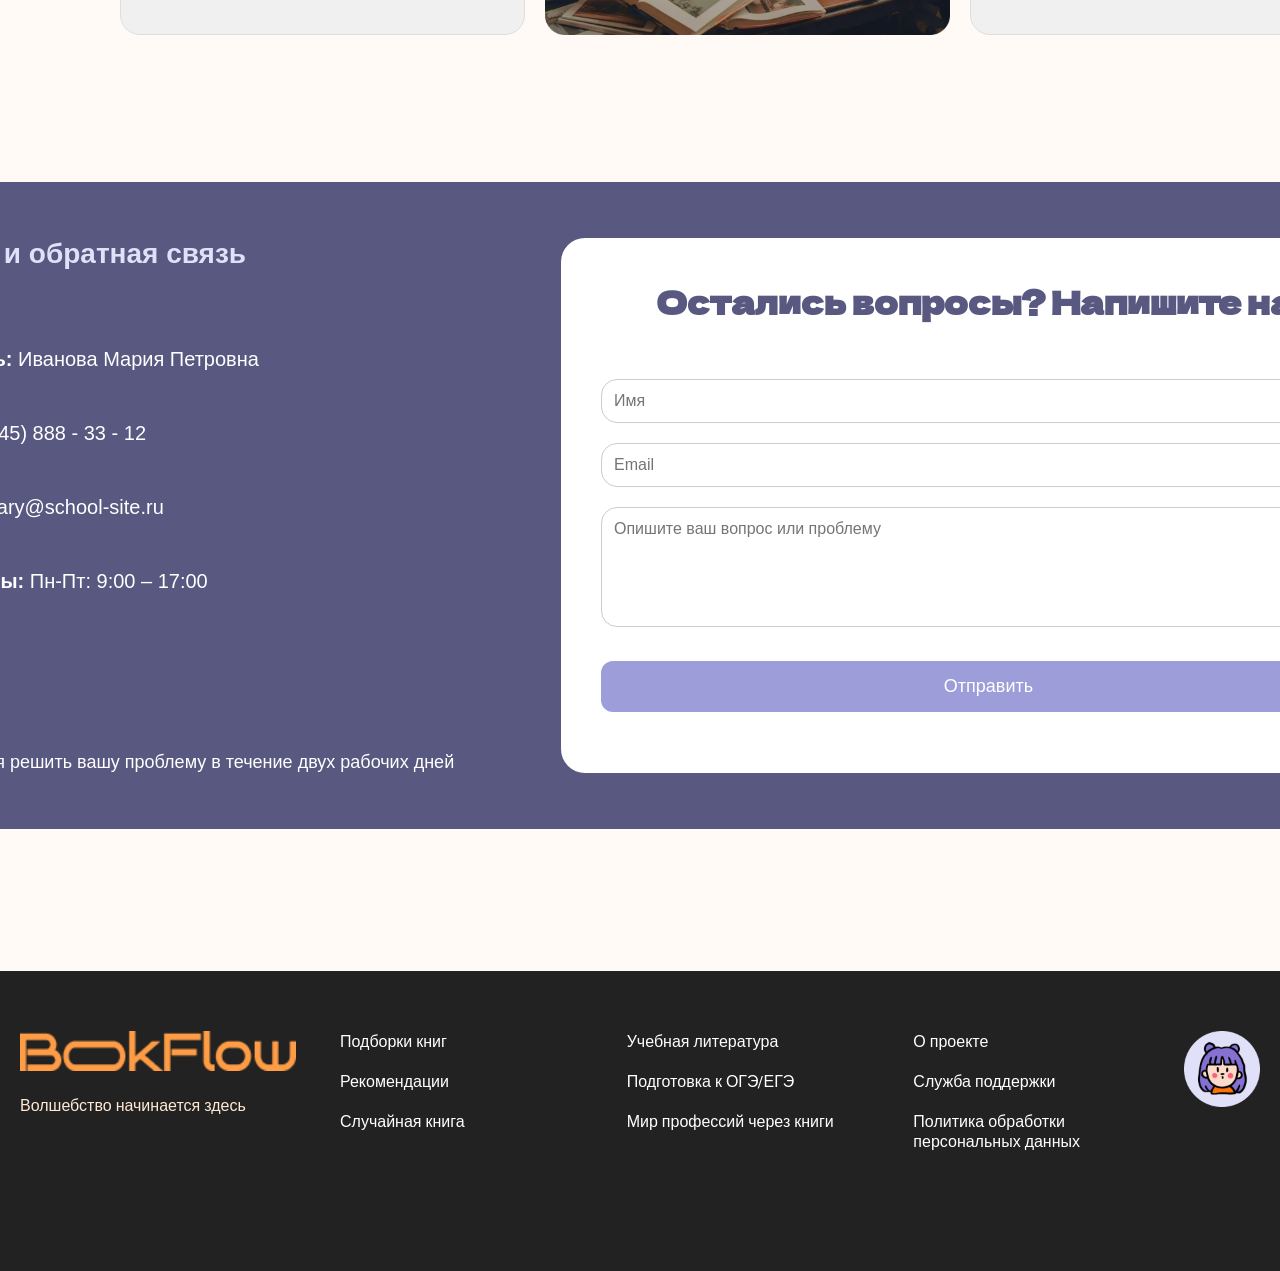
<file: about.html>
<!DOCTYPE html>
<html lang="en">
<head>
    <meta charset="UTF-8">
    <meta name="viewport" content="width=device-width, initial-scale=1.0">
    <title> О проекте</title>
    <style>
        * {
            margin: 0;
            padding: 0;
            box-sizing: border-box;
        }
        
        body {
            font-family: sans-serif;
            position: relative;
            min-height: 100vh;
        }
        
        .heroCont {
            width: 100%;
            height: 104px;
            background-color: #FFFAF6;
            padding: 40px 120px;
            position: relative;
        }
        
        .heroCont::after {
            content: '';
            position: absolute;
            bottom: 0;
            left: 0;
            right: 0;
            height: 1px;
            background-color: #595880;
        }
        
        .header {
            display: flex;
            justify-content: space-between;
            align-items: center;
            width: 100%;
            position: relative;
            z-index: 1;
        }

        .header img {
            width: auto;
            height: 40px;
            object-fit: contain;
        }
        

        .nav-menu {
            display: flex;
            gap: 36px;
            list-style: none;
        }
        
        .nav-menu a {
            color: #000000;
            text-decoration: none;
            font-size: 16px;
            font-weight: 500;
            transition: color 0.3s ease;
        }
        
        .nav-menu a:hover {
            color: #7878B3;
        }
        
                
        .header-right {
            display: flex;
            align-items: center;
            gap: 20px;
            flex: 0 0 auto;
        }
        
        .search-input {
            width: 280px;
            height: 40px;
            display: flex;
            align-items: center;
            border: 1px solid #E0E0E0;
            border-radius: 20px;
            padding: 0 16px;
            background-color: white;
        }
        
        .search-input input {
            flex: 1;
            height: 100%;
            border: none;
            outline: none;
            padding-right: 8px;
            font-size: 14px;
            background: transparent;
        }
        
        .search-input img {
            width: 16px;
            height: 16px;
            margin-right: 10px;
        }
        
        .avatar {
            width: 44px;
            height: 44px;
            border-radius: 50%;
            overflow: hidden;
        }
        
        .avatar img {
            width: 100%;
            height: 100%;
            object-fit: cover;
        }

        
        .nav-menu {
            font-family: 'Mulish', sans-serif;
        }


        
        .stats {
            display: flex;
            gap: 25px;
            width: 772px;
        }

        .stat-item {
            text-align: center;
            padding: 15px;
            border-radius: 16px;
            width: 247px;
            outline: 2px solid #9D9DDA;
            transition: transform 0.3s ease; /* Плавная анимация */
        }

        .stat-number {
            font-size: 24px;
            font-weight: bold;
            color: #9D9DDA;
            margin-bottom: 8px;
        }

        .stat-label {
            font-size: 16px;
            color: #595880;
            line-height: 1.4;
            width: 98%;
        }
         .stat-item:hover {
            transform: scale(1.05); /* Увеличение на 5% при наведении */
        }
        
        @font-face {
            font-family: "Dela Gothic One";
            src: url(./fonts/DelaGothicOne-Regular.ttf);
        }
            
        @font-face {
            font-family: "Mulish";
            src: url(./fonts/Mulish.ttf);
        }

    </style>
</head>
<body>
    <div class="heroCont">
        <div class="header header-with-border">
            <img src="./img/Vector2.png" alt="Logo" style="cursor: pointer;" onclick="window.location.href='main.html'">
            <ul class="nav-menu">
                <li><a href="categor.html">Подборки книг</a></li>
                <li><a href="studing.html">Учебная литература</a></li>
                <li><a href="book.html">Случайная книга</a></li>
                <li><a href="#" style="color: #FF9C46;">О проекте</a></li>
            </ul>
            <div class="header-right">
                <div class="search-input">
                    <input type="text" placeholder="Поиск">
                    <img src="./img/p.svg" alt="Поиск">
                </div>
                <div class="avatar">
                     <a href="./profile.html">
                        <img src="./img/ava.png" alt="avatar">
                    </a>
                </div>
            </div>
        </div>
    </div>
    
    <!-- Основной контейнер с отступами -->
    <div class="container" style="background: #FFFAF6; padding: 16px 120px;">
        <!-- Секция "Учебные материалы" -->
        <div style="width: 1680px; height: 240px; background: url('img/book3/fon.png') 30% 91%/cover; border-radius: 36px; padding: 40px 60px; display: flex; align-items: center; justify-content: space-between; margin: 80px 0; color: white;">
            <!-- Левая часть с текстом -->
            <div style="flex: 1;">
                <h2 style="font-family: 'Dela Gothic One', sans-serif; font-size: 36px; font-weight: 400; margin: 0 0 16px 0; line-height: 1.2;">
                    BookFlow — больше, чем библиотека
                </h2>
                <p style="font-family: 'Mulish', sans-serif; font-size: 16px; margin: 0; line-height: 1.5; opacity: 0.9; width: 45%;">
                    Добро пожаловать за кулисы нашего портала! Здесь мы расскажем о его создании, правилах и о том, как вы можете помочь ему стать лучше
                </p>
            </div>
        </div>
        
        <div class="title" style="display: flex; justify-content: space-between; align-items: flex-start; gap: 40px; width: 1680px; padding-top: 60px;">
            <div class="left" style="flex: 1; width: 828px;">
                <h1 style="font-size: 20px; color: #7878B3; font-family: 'Dela Gothic One', sans-serif; margin-bottom: 16px;">
                    Что такое BookFlow?
                </h1>
                <p style="color: #6B6B6B; margin: 0; font-size: 18px; font-family: Mulish, sans-serif; width: 91%;">
                    BookFlow — это цифровое сердце и интерактивное лицо нашей школьной библиотеки. Наша миссия — превратить процесс поиска и чтения книг в увлекательное, 
                    современное и социальное путешествие для каждого ученика и учителя. Это не просто электронный каталог, а живая экосистема, где книги находят своих читателей, 
                    а идеи — единомышленников. Мы создаем пространство, которое вдохновляет на открытия, поддерживает учебный процесс и объединяет школьное сообщество вокруг чтения.
                </p>
            </div>
            <div class="right" style="position: relative; top: 83px;">
                <div class="stats">
                    <div class="stat-item">
                        <div class="stat-label">электронных книг в портале</div>
                        <div class="stat-number">5 000+</div>
                    </div>
                    <div class="stat-item">
                        <div class="stat-label">Активных читателей в этом учебном году</div>
                        <div class="stat-number">1 843</div>
                    </div>
                    <div class="stat-item">
                        <div class="stat-label">Тематических подборок на разные вкусы</div>
                        <div class="stat-number">100+</div>
                    </div>
                </div>
            </div>
        </div>

        <!-- Правила пользования порталом -->
        <div class="recomendationBlock">
            <div class="title" style="margin: 60px 0; display: flex; justify-content: space-between; align-items: center;">
                <h1 style="font-size: 36px; font-weight: Regular; color: #7878B3; font-family: 'Dela Gothic One', sans-serif;  margin: 0;">Правила пользования порталом</h1>
            </div>
                        
            <div style="display: grid; grid-template-columns: repeat(4, 1fr); gap: 20px; padding-bottom: 20px; width: 405px ;">
                <!-- Фото -->
            
                <img src="./img/about/1.png" alt="" style="width: 405px; height: 220px;">
                
                <!-- 2 -->
                <div style=" border: 1px solid #ddd; padding: 36px 24px; border-radius: 20px; background-color: #F0F0F0; width: 405px; height: 220px; align-items: center; ">
                    <h3 style="margin: 10px 0 12px 0; color: #595880; font-size: 20px;">Регистрация</h3>
                    <p style="color: #353459; margin-bottom: 10px; font-size: 18px;">Доступ к веб-порталу возможен только для зарегистрированных пользователей — учеников и сотрудников школы</p>
                </div>

                <!-- 3 -->
                <div style=" border: 1px solid #ddd; padding: 36px 24px; border-radius: 20px; background-color: #F0F0F0; width: 405px; height: 220px; align-items: center; ">
                    <h3 style="margin: 10px 0 12px 0; color: #595880; font-size: 20px;">Данные аккаунта</h3>
                    <p style="color: #353459; margin-bottom: 10px; font-size: 18px;">Запрещается передавать свои логин и пароль другим лицам. Вы несёте ответственность за все действия, совершённые под вашим аккаунтом</p>
                </div>
                
                <!-- Фото -->
                <img src="./img/about/2.png" alt="" style="width: 405px; height: 220px;">
                            
                <!-- 4 -->
                <div style="border: 1px solid #ddd; padding: 36px 24px; border-radius: 20px; background-color: #F0F0F0; width: 405px; height: 220px; display: flex; align-items: flex-end;">
                    <p style="color: #353459; margin-bottom: 10px; font-size: 18px;">При публикации рецензий, комментариев или предложений книг соблюдайте уважительный тон</p>
                </div>

                <!-- 5 -->
                <div style="border: 1px solid #ddd; padding: 36px 24px; border-radius: 20px; background-color: #F0F0F0; width: 405px; height: 220px; display: flex; align-items: flex-end;">
                    <p style="color: #353459; margin-bottom: 10px; font-size: 18px;">Запрещены оскорбления, спам, реклама и размещение материалов, нарушающих законодательство РФ</p>
                </div>
            <!-- Фото -->
            <img src="./img/about/3.png" alt="" style="width: 405px; height: 220px;">

                <!-- 5 -->
                <div style="border: 1px solid #ddd; padding: 36px 24px; border-radius: 20px; background-color: #F0F0F0; width: 405px; height: 220px; display: flex; align-items: flex-end;">
                    <p style="color: #353459; margin-bottom: 10px; font-size: 18px;">Администрация оставляет за собой право удалять комментарии, нарушающие правила</p>
                </div>

            <!-- 6 -->
            <div style=" border: 1px solid #ddd; padding: 36px 24px; border-radius: 20px; background-color: #F0F0F0; width: 405px; height: 220px; align-items: center; ">
                <h3 style="margin: 10px 0 12px 0; color: #595880; font-size: 20px;">Авторские права</h3>
                <p style="color: #353459; margin-bottom: 10px; font-size: 18px;">Цитируйте книги правильно, указывая автора. Нельзя выкладывать полные тексты защищённых книг</p>
            </div>
            <!-- Фото -->
            <img src="./img/about/4.png" alt="" style="width: 405px; height: 220px;">

            <!-- 7 -->
            <div style=" border: 1px solid #ddd; padding: 36px 24px; border-radius: 20px; background-color: #F0F0F0; width: 405px; height: 220px; align-items: center; ">
                <h3 style="margin: 10px 0 12px 0; color: #595880; font-size: 20px;">Рекомендации</h3>
                <p style="color: #353459; margin-bottom: 10px; font-size: 18px;">Ваши рекомендации формируются на основе вашей активности в портале. Историю просмотров можно очистить в настройках</p>
            </div>

            <!-- 8 -->
            <div style=" border: 1px solid #ddd; padding: 36px 24px; border-radius: 20px; background-color: #F0F0F0; width: 405px; height: 220px; align-items: center; ">
                <h3 style="margin: 10px 0 12px 0; color: #595880; font-size: 20px;">Технические вопросы</h3>
                <p style="color: #353459; margin-bottom: 10px; font-size: 18px;">Портал работает 24/7, но возможны кратковременные сбои. Обнаружив серьёзную ошибку, сразу сообщите нам</p>
            </div>
            </div>    
        </div>
    

        <div id="sp" style="display: flex; justify-content: center; align-items: center; min-height: 100vh; padding: 20px; box-sizing: border-box;">
            <div class="form" style="background-color: #595880; max-width: 1680px; height: auto; min-height: 593px; border-radius: 24px; display: flex; padding: 56px 64px; box-sizing: border-box; gap: 100px;">
                <div class="left" style="color: white; width: 597px; flex-shrink: 0;     display: flex; flex-wrap: wrap; gap: 114px;">
                    <div class="one" style="display: flex; gap: 48px; flex-wrap: wrap;">
                        <h2 style="font-size: 28px; margin-bottom: 30px; color: #E0E0F9; ">Контакты и обратная связь</h2>
                    
                        <div class="contact-info" style="margin-bottom: 30px; display: flex; gap: 36px; flex-wrap: wrap;">
                            <p style="font-size: 20px; margin-bottom: 15px;"><strong>Библиотекарь:</strong> Иванова Мария Петровна</p>
                            <p style="font-size: 20px; margin-bottom: 15px;"><strong>Телефон:</strong> 8 (945) 888 - 33 - 12</p>
                            <p style="font-size: 20px; margin-bottom: 15px;"><strong>Эл. почта:</strong> library@school-site.ru</p>
                            <p style="font-size: 20px; margin-bottom: 15px;"><strong>График работы:</strong> Пн-Пт: 9:00 – 17:00</p>
                        </div>
                        
                    </div>
                    <p style="font-size: 18px;">Мы постараемся решить вашу проблему в течение двух рабочих дней</p>
                </div>
                
                <div class="right" style="background-color: #FFFFFF; width: 855px; flex-shrink: 0; height: auto;  border-radius: 24px; padding: 40px; box-sizing: border-box;">
                    <h2 style="font-size: 32px; margin-bottom: 55px; font-family: 'Dela Gothic One'; color: #595880; text-align: center;">Остались вопросы? Напишите нам</h2>
                    
                    <form style="display: flex; flex-direction: column; gap: 20px;">
                        <div>
                            <input type="text"  placeholder="Имя" style="width: 100%; padding: 12px; border: 1px solid #ccc; border-radius: 16px; font-size: 16px; box-sizing: border-box;">
                        </div>
                        
                        <div>
                            <input type="email" placeholder="Еmail" style="width: 100%; padding: 12px; border: 1px solid #ccc; border-radius: 16px; font-size: 16px; box-sizing: border-box;">
                        </div>
                        
                        <div>
                             <textarea placeholder="Опишите ваш вопрос или проблему" style="width: 783px; padding: 12px; border: 1px solid #ccc; border-radius: 16px; font-size: 16px; height: 120px; resize: vertical; box-sizing: border-box; font-family: inherit; line-height: normal;"></textarea>
                        </div>
                        
                        <button type="submit" style="background-color: #9D9DDA; color: white; border: none; padding: 15px 30px; border-radius: 12px; font-size: 18px;  margin-top: 10px;">
                            Отправить
                        </button>
                    </form>
                </div>
            </div>
        </div>
    </div>

      <div class="footer" style="color: #222222; background-color: #222222; padding: 60px 0; font-family: Arial, sans-serif;">
        <div style="max-width: 1500px; margin: 0 auto; padding: 0 20px; display: flex; flex-direction: column; align-items: center;">
            
            <!-- Верхняя часть футера -->
            <div style="display: flex; justify-content: space-between; align-items: flex-start; margin-bottom: 40px; width: 100%;">
                
                <!-- Логотип и слоган -->
                <div style="flex: 1; max-width: 300px;">
                    <a href="./main.html"> <img src="./img/Vector2.png" alt="BOKFlow Logo" style="height: 40px; margin-bottom: 20px;"></a>
                    <p style="color: #FFE9D5; font-size: 16px; margin: 0; font-family: 'Mulish', sans-serif;">Волшебство начинается здесь</p>
                </div>
    
                <!-- Колонки ссылок -->
                <div style="display: flex; flex: 2; justify-content: space-around; max-width: 800px; gap: 60px;">
                    
                    <!-- Колонка 1 -->
                    <div style="flex: 1;">
                        <ul style="list-style: none; padding: 0; margin: 0;">
                            <li style="margin-bottom: 20px;">
                                <a href="categor.html" style="color: white; text-decoration: none; font-size: 16px; font-family: 'Mulish', sans-serif;">Подборки книг</a>
                            </li>
                            <li style="margin-bottom: 20px;">
                                <a href="main.html#recommendations" style="color: white; text-decoration: none; font-size: 16px; font-family: 'Mulish', sans-serif;">Рекомендации</a>
                            </li>
                            <li style="margin-bottom: 20px;">
                                <a href="book.html" style="color: white; text-decoration: none; font-size: 16px; font-family: 'Mulish', sans-serif;">Случайная книга</a>
                            </li>
                        </ul>
                    </div>
    
                    <!-- Колонка 2 -->
                    <div style="flex: 1;">
                        <ul style="list-style: none; padding: 0; margin: 0;">
                            <li style="margin-bottom: 20px;">
                                <a href="studing.html" style="color: white; text-decoration: none; font-size: 16px; font-family: 'Mulish', sans-serif;">Учебная литература</a>
                            </li>
                            <li style="margin-bottom: 20px;">
                                <a href="studing.html#ege" style="color: white; text-decoration: none; font-size: 16px; font-family: 'Mulish', sans-serif;">Подготовка к ОГЭ/ЕГЭ</a>
                            </li>
                            <li style="margin-bottom: 20px;">
                                <a href="studing.html#mir" style="color: white; text-decoration: none; font-size: 16px; font-family: 'Mulish', sans-serif;">Мир профессий через книги</a>
                            </li>
                        </ul>
                    </div>
    
                    <!-- Колонка 3 -->
                    <div style="flex: 1;">
                        <ul style="list-style: none; padding: 0; margin: 0;">
                            <li style="margin-bottom: 20px;">
                                <a href="about.html" style="color: white; text-decoration: none; font-size: 16px; font-family: 'Mulish', sans-serif;">О проекте</a>
                            </li>
                            <li style="margin-bottom: 20px;">
                                <a href="about.html#sp" style="color: white; text-decoration: none; font-size: 16px; font-family: 'Mulish', sans-serif;">Служба поддержки</a>
                            </li>
                            <li style="margin-bottom: 20px;">
                                <a href="#" style="color: white; text-decoration: none; font-size: 16px; font-family: 'Mulish', sans-serif;">Политика обработки персональных данных</a>
                            </li>
                        </ul>
                    </div>
    
                </div>
                
                <!-- Аватарка -->
                <div style="flex: 1; max-width: 100px; display: flex; justify-content: flex-end;">
                   <a href="./profile.html">
                        <img src="./img/ava.png" alt="avatar" style="width: 76px; height: 76px;">
                    </a>
                </div>
            </div>
        
        </div>
    </div>

    <script>
        document.addEventListener('DOMContentLoaded', function() {
    // Получаем форму и кнопку отправки
    const form = document.querySelector('form');
    const submitButton = form.querySelector('button[type="submit"]');
    const nameInput = form.querySelector('input[type="text"]');
    const emailInput = form.querySelector('input[type="email"]');
    const messageTextarea = form.querySelector('textarea');
    
    // Изменение цвета кнопки при наведении
    submitButton.addEventListener('mouseenter', function() {
        this.style.backgroundColor = '#7878B3';
        this.style.transition = 'background-color 0.3s ease'; // Плавный переход
    });
    
    submitButton.addEventListener('mouseleave', function() {
        this.style.backgroundColor = '#9D9DDA';
    });
    
    // Обработка отправки формы
    form.addEventListener('submit', function(event) {
        event.preventDefault(); // Предотвращаем стандартную отправку
        
        // Валидация полей
        let isValid = true;
        
        // Проверка имени
        if (!nameInput.value.trim()) {
            showError(nameInput, 'Пожалуйста, введите ваше имя');
            isValid = false;
        } else {
            removeError(nameInput);
        }
        
        // Проверка email
        const emailPattern = /^[^\s@]+@[^\s@]+\.[^\s@]+$/;
        if (!emailInput.value.trim()) {
            showError(emailInput, 'Пожалуйста, введите email');
            isValid = false;
        } else if (!emailPattern.test(emailInput.value)) {
            showError(emailInput, 'Пожалуйста, введите корректный email');
            isValid = false;
        } else {
            removeError(emailInput);
        }
        
        // Проверка сообщения
        if (!messageTextarea.value.trim()) {
            showError(messageTextarea, 'Пожалуйста, введите ваше сообщение');
            isValid = false;
        } else if (messageTextarea.value.trim().length < 10) {
            showError(messageTextarea, 'Сообщение должно содержать не менее 10 символов');
            isValid = false;
        } else {
            removeError(messageTextarea);
        }
        
        // Если все поля валидны, можно отправить форму
        if (isValid) {
            // Здесь можно добавить AJAX запрос для отправки данных
            console.log('Данные формы:', {
                name: nameInput.value,
                email: emailInput.value,
                message: messageTextarea.value
            });
            
            // Показываем сообщение об успехе
            alert('Спасибо! Ваше сообщение отправлено. Мы ответим вам в течение двух рабочих дней.');
            
            // Очищаем форму
            form.reset();
            
            // Возвращаем стандартный цвет кнопки
            submitButton.style.backgroundColor = '#9D9DDA';
        }
    });
    
    // Функции для отображения и удаления ошибок
    function showError(inputElement, message) {
        // Удаляем предыдущие ошибки
        removeError(inputElement);
        
        // Добавляем красную рамку
        inputElement.style.borderColor = '#ff6b6b';
        inputElement.style.borderWidth = '2px';
        
        // Создаем элемент с сообщением об ошибке
        const errorElement = document.createElement('div');
        errorElement.className = 'error-message';
        errorElement.style.color = '#ff6b6b';
        errorElement.style.fontSize = '14px';
        errorElement.style.marginTop = '5px';
        errorElement.textContent = message;
        
        // Вставляем сообщение об ошибке после поля ввода
        inputElement.parentNode.insertBefore(errorElement, inputElement.nextSibling);
    }
    
    function removeError(inputElement) {
        // Убираем красную рамку
        inputElement.style.borderColor = '#ccc';
        inputElement.style.borderWidth = '1px';
        
        // Удаляем сообщение об ошибке, если оно есть
        const errorElement = inputElement.parentNode.querySelector('.error-message');
        if (errorElement) {
            errorElement.remove();
        }
    }
    
    // Добавляем стили для ошибок в textarea
    messageTextarea.style.minHeight = '120px';
});
    </script>
</body>
</html>
</file>
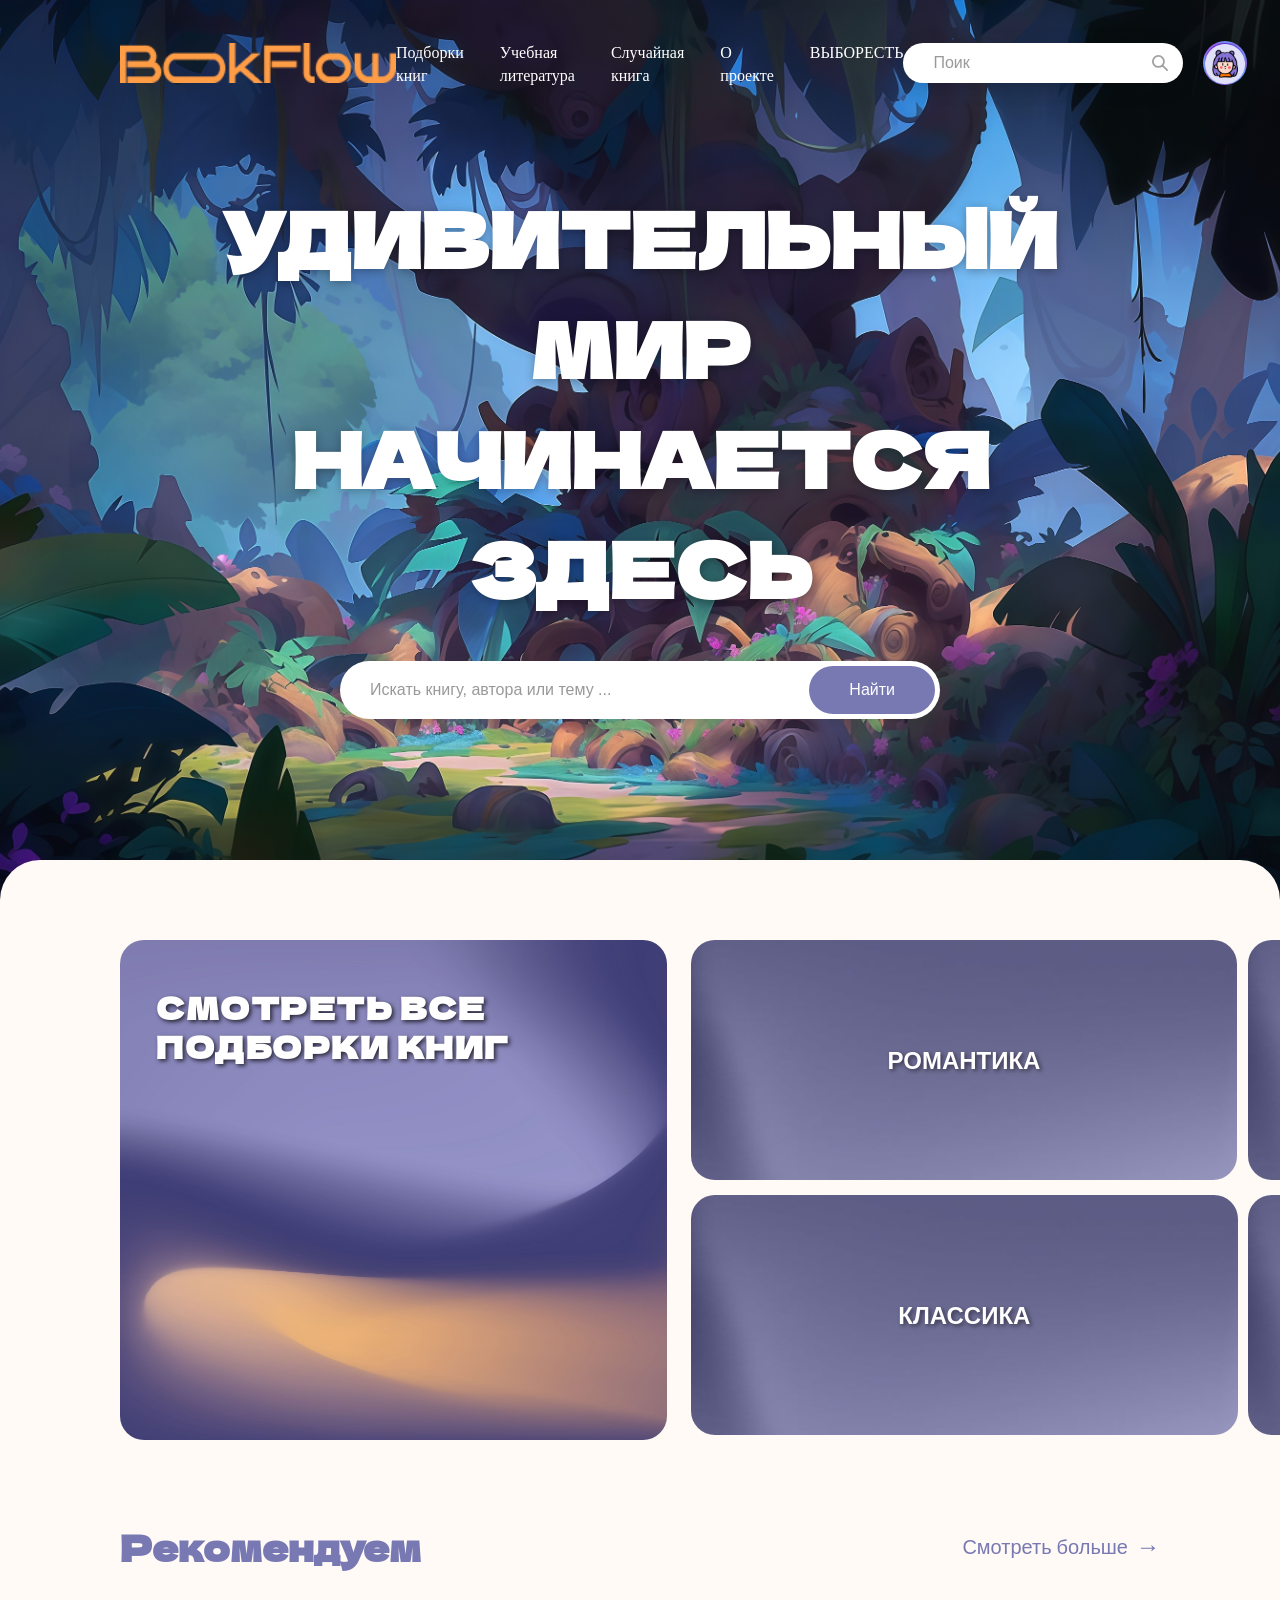
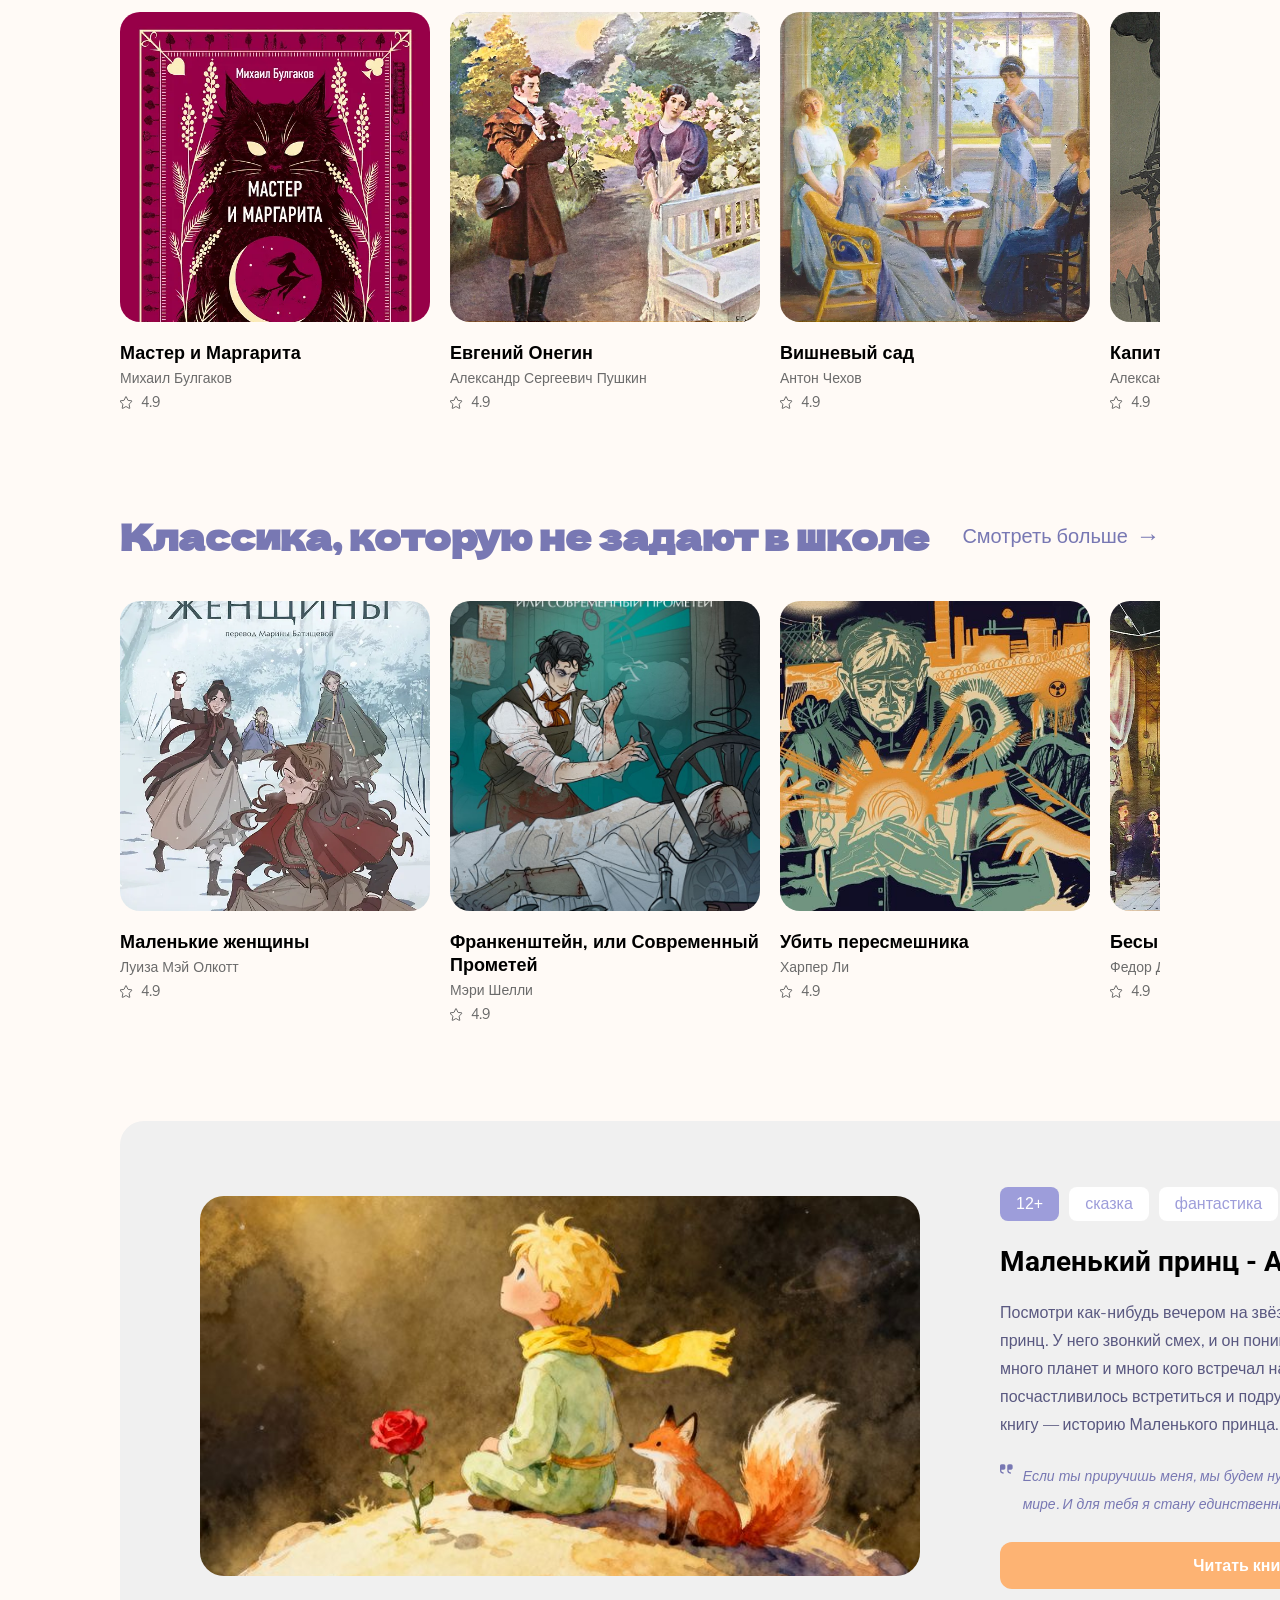
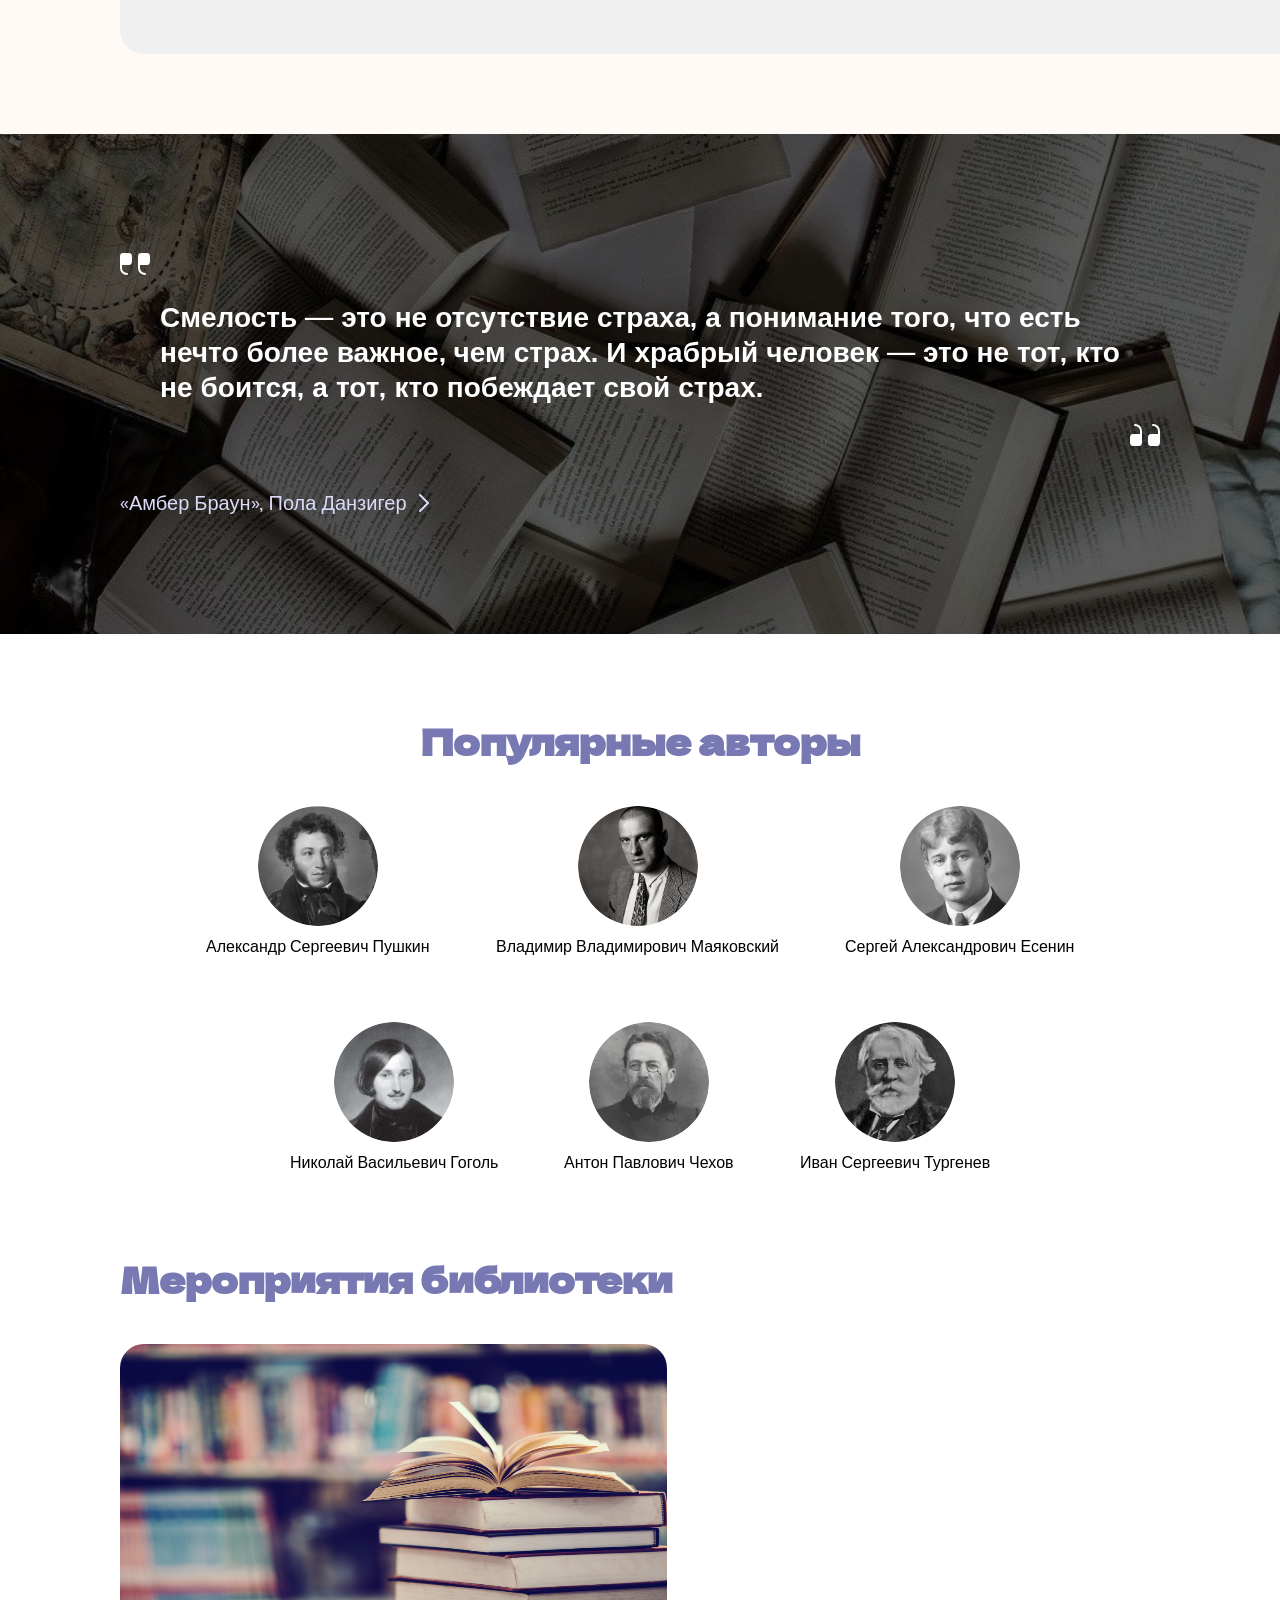
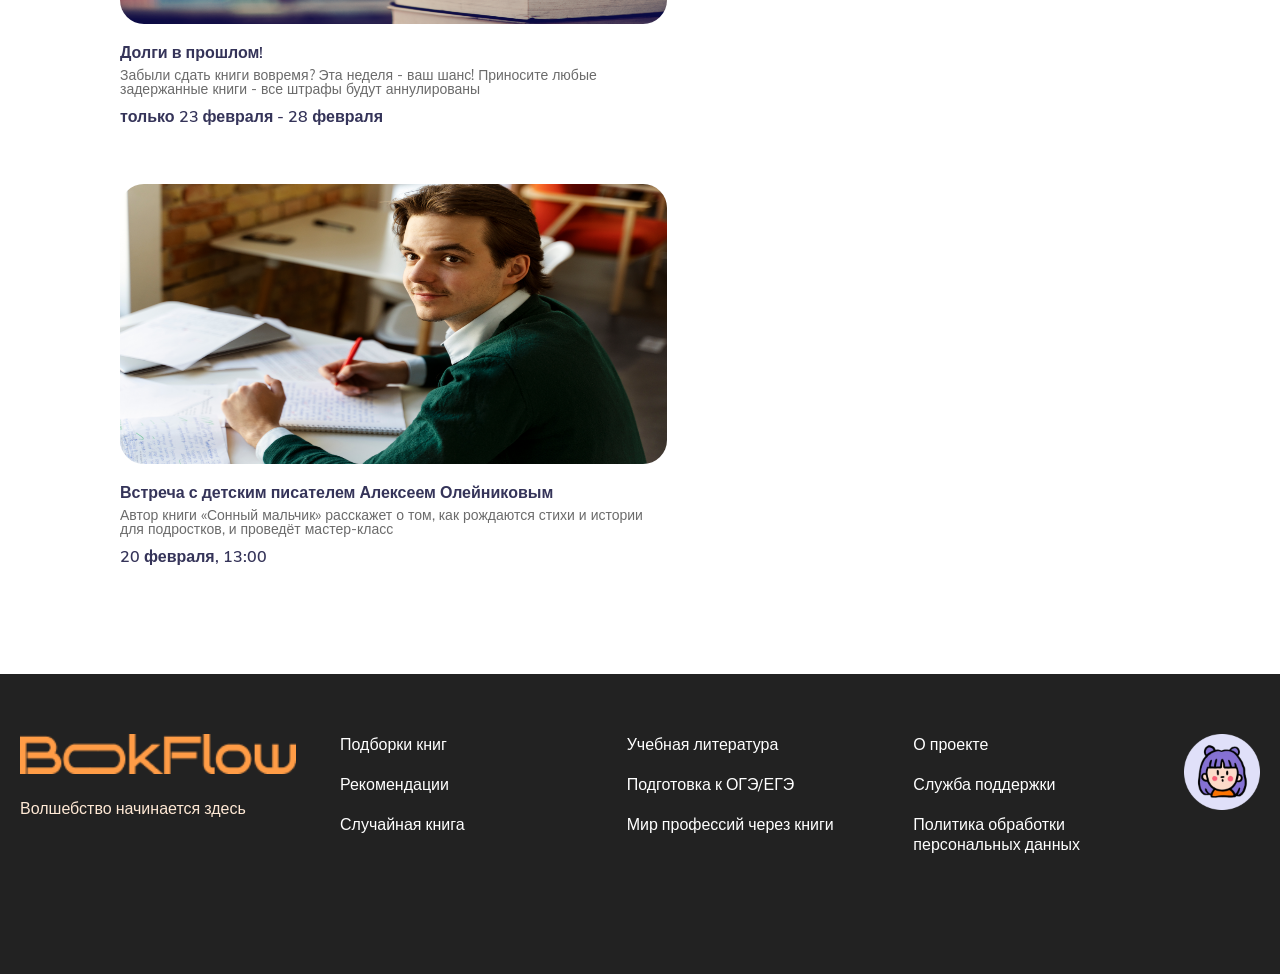
<file: main.html>
<!DOCTYPE html>
<html lang="en">
<head>
    <meta charset="UTF-8">
    <meta name="viewport" content="width=device-width, initial-scale=1.0">
    <title>Главная</title>
    <style>
        * {
            margin: 0;
            padding: 0;
            box-sizing: border-box;
        }
        
        body {
            font-family: sans-serif;
            position: relative;
            min-height: 100vh;
        }
        
        .top {
            position: relative;
            width: 100%;
            height: 100vh;
        }
        
        .top img {
            position: absolute;
            top: 0;
            left: 0;
            width: 100%;
            height: 100%;
            object-fit: cover;
            z-index: 1;
        }
        
        .heroCont {
            position: relative;
            z-index: 2;
            width: 100%;
        }

        .header {
            padding: 40px 120px;
            display: flex;
            justify-content: space-between;
            align-items: center;
        }

        .header img {
            width: auto;
            height: 40px;
            position: relative;
            object-fit: contain;
        }
        
        .nav-menu {
            display: flex;
            gap: 36px;
            list-style: none;
            font-size: 18px; /* исправлено с size: 18px */
            position: relative; /* добавьте */
            z-index: 10; /* добавьте */
        }
        .nav-menu a {
            color: white;
            text-decoration: none;
            font-size: 16px;
            font-weight: 500;
            transition: color 0.3s ease;
        }
        .nav-menu a:hover {
            color: #cccccc;
        }
        
                
        .header-right {
            display: flex;
            align-items: center;
            gap: 20px;
            flex: 0 0 auto;
            
        }
        
        .search-input {
            display: flex;
            background: white;
            border-radius: 55px;
            padding: 5px;
            width: 600px;
            max-width: 100%;
            margin: 0 auto;
            box-shadow: 0 4px 20px rgba(0, 0, 0, 0.15);
        }
        
        .search-btn:hover {
            background-color: rgba(255, 255, 255, 0.1);
        }
        
        .search-btn::before {
            font-size: 18px;
        }
        
        .avatar {
            width: 44px;
            height: 44px;
            border-radius: 50%;
            background: linear-gradient(135deg, #6a11cb 0%, #2575fc 100%);
            display: flex;
            align-items: center;
            justify-content: center;
            color: white;
            font-weight: 600;
            font-size: 60px;
            cursor: pointer;
            transition: transform 0.3s ease;
            border: 2px solid rgba(255, 255, 255, 0.3);
        }
        
        .avatar:hover {
            transform: scale(1.05);
        }

     
    .hero-content {
        text-align: center;
        width: 100%;
        max-width: 800px;
        margin: 0 auto;
    }
    .heroblock {
        display: flex;
        flex-direction: column;
        justify-content: center;
        align-items: center;
        position: absolute;
        top: 0;
        left: 0;
        width: 100%;
        height: 100vh;
        z-index: 2;
    }

    .heroblock h1 {
        width: 72%;
        font-size: 76px;
        letter-spacing: 4%;
        text-align: center;
        text-transform: uppercase;
        color: #FFFFFF;
        margin: 0 0 40px 0;
        padding: 0 20px;
        text-shadow: 0 2px 10px rgba(0, 0, 0, 0.3);
        font-family: "Dela Gothic One";
    }
    .search-container {
        margin-top: 0;
        width: 100%;
    }

    .search-input {
        display: flex;
        background: white;
        border-radius: 55px;
        padding: 5px;
        width: 600px;
        max-width: 100%;
        margin: 0 auto;
        box-shadow: 0 4px 20px rgba(0, 0, 0, 0.15);
    }

    .search-input input {
        flex: 1;
        border: none;
        padding: 15px 25px;
        font-size: 16px;
        border-radius: 50px;
        outline: none;
    }

    .search-input input::placeholder {
        color: #999;
    }

    .search-button {
        background: #7878B3;
        color: white;
        border: none;
        border-radius: 50px;
        padding: 15px 40px;
        font-size: 16px;
        font-weight: 500;
        cursor: pointer;
    }

    .search-button:hover {
        background: #595880;
    }

    /* Добавляем отступы для основного контейнера */
    .container {
        padding: 80px 120px;
        margin: 0 auto;
    }

      /* Стили для эффекта увеличения при наведении на авторов */
    div[style*="display: flex; flex-wrap: wrap; justify-content: center; gap: 66px; margin-bottom: 80px;"] > div {
        transition: transform 0.3s ease;
        will-change: transform;
    }
    
    div[style*="display: flex; flex-wrap: wrap; justify-content: center; gap: 66px; margin-bottom: 80px;"] > div:hover {
        transform: scale(1.05);
    }
    
    div[style*="display: flex; flex-wrap: wrap; justify-content: center; gap: 66px; margin-bottom: 80px;"] img {
        transition: box-shadow 0.3s ease;
    }
    
    div[style*="display: flex; flex-wrap: wrap; justify-content: center; gap: 66px; margin-bottom: 80px;"] > div:hover img {
        box-shadow: 0 5px 15px rgba(0, 0, 0, 0.1);
    }
    
    /* Исправление для второго автора, чтобы не ломалась сетка */
    div[style*="display: flex; flex-direction: column; align-items: center; width: 17%;"] {
        width: auto !important;
    }

    @font-face {
        font-family: "Dela Gothic One";
        src: url(./fonts/DelaGothicOne-Regular.ttf);
    }

    
    @font-face {
        font-family: "Mulish";
        src: url(./fonts/Mulish.ttf);
    }
    @font-face {
        font-family: "Roboto";
        src: url(./fonts/Roboto.ttf);
    }
    </style>
</head>
<body>
    <div class="top">
        <img src="./img/heroblock.png" alt="Hero background">
        <div class="heroCont">
            <div class="header">
                <img src="./img/Vector2.png" alt="Logo">
                <nav>
                    <ul class="nav-menu" style="font-family: 'Mulish'">
                        <li><a href="categor.html">Подборки книг</a></li>
                        <li><a href="studing.html">Учебная литература</a></li>
                        <li><a href="book.html">Случайная книга</a></li>
                        <li><a href="about.html">О проекте</a></li>
                        <li><a href="pp2/main.html">ВЫБОРЕСТЬ</a></li>
                    </ul>
                </nav>
                <div class="header-right">
                    <div class="search-input" style="width: 280px; height: 40px; display: flex; align-items: center; position: relative; z-index: 2;">
                        <input type="text" placeholder="Поик" style="flex: 1; height: 100%; border: none; outline: none; padding-right: 8px;">
                        <img src="./img/p.svg" alt="" style="width: 16px; height: 16px; margin-right: 10px;">
                    </div>
                    <div class="avatar">
                    <a href="./profile.html">
                        <img src="./img/ava.png" alt="avatar">
                    </a>
                    </div>
                </div>
            </div>
            <div class="heroblock">
                <h1>
                    УДИВИТЕЛЬНЫЙ МИР НАЧИНАЕТСЯ ЗДЕСЬ
                </h1>
            
            <div class="search-container">
                <div class="search-input">
                    <input type="text" placeholder="Искать книгу, автора или тему ...">
                    <button class="search-button">Найти</button>
                </div>
            </div>
        </div>
    </div>
    </div>
    
    <!-- Основной контейнер с отступами -->
    <div class="container" style="background: #FFFAF6; border-radius: 40px 40px 0 0; margin-top: -40px; position: relative; z-index: 3; padding: 80px 120px; ">
        <div class="categoriesBlck" style="display: flex; gap: 24px;">
            <!-- Левая часть с картинкой -->
              <a href="catalog.html" style="text-decoration: none; display: block;">
                <div class="categories-header" style="position: relative; width: 547px; height: 500px; flex-shrink: 0;">
                    <!-- Картинка -->
                    <img src="./img/1.png" alt="Подборки" style="width: 100%; height: 100%; border-radius: 24px;">
                    
                    <!-- Текст поверх картинки -->
                    <div style="position: absolute; top: 0; left: 0; width: 100%; padding: 48px 36px; box-sizing: border-box; display: flex; align-items: center; justify-content: flex-start;">
                        <h2 style="margin: 0; color: white; text-align: left; font-size: 30px; font-weight: bold; text-shadow: 2px 2px 4px rgba(0,0,0,0.7); font-family: 'Dela Gothic One', sans-serif; text-transform: uppercase; letter-spacing: 1.5px; line-height: 1.3;">
                            СМОТРЕТЬ ВСЕ ПОДБОРКИ КНИГ
                        </h2>
                    </div>
                </div>
            </a>

                <!-- Правая часть с 4 блоками (2x2) -->
            <div class="categories-grid" style="display: grid; grid-template-columns: repeat(2, 1fr); grid-template-rows: repeat(2, 1fr); gap: 10px; flex: 1;">
                <div class="category-card" style="width: 546px; height: 240px; border-radius: 24px; padding: 20px; display: flex; align-items: center; justify-content: center; background: url('./img/2.png') center/cover no-repeat;">
                    <h3 style="margin: 0; color: white; font-size: 24px; font-weight: bold; text-shadow: 2px 2px 4px rgba(0,0,0,0.5);  font-family: 'Mulish', sans-serif; ">РОМАНТИКА</h3>
                </div>
                <div class="category-card" style="width: 546.6666259765625px; height: 240px; border-radius: 24px; padding: 20px; display: flex; align-items: center; justify-content: center; background: url('./img/2.png') center/cover no-repeat;">
                    <h3 style="margin: 0; color: white; font-size: 24px; text-shadow: 2px 2px 4px rgba(0,0,0,0.5); font-family: 'Mulish', sans-serif;">ПРИКЛЮЧЕНИЯ</h3>
                </div>
                <div class="category-card" style="width: 546.6666259765625px; height: 240px; border-radius: 24px; padding: 20px; display: flex; align-items: center; justify-content: center; background: url('./img/2.png') center/cover no-repeat;">
                    <h3 style="margin: 0; color: white; font-size: 24px; font-weight: bold;  font-family: 'Mulish', sans-serif; text-shadow: 2px 2px 4px rgba(0,0,0,0.5);">КЛАССИКА</h3>
                </div>
                <div class="category-card" style="width: 546.6666259765625px; height: 240px; border-radius: 24px; padding: 20px; display: flex; align-items: center; justify-content: center; background: url('./img/2.png') center/cover no-repeat;">
                    <h3 style="margin: 0; color: white; font-size: 24px; font-weight: bold;  font-family: 'Mulish', sans-serif; text-shadow: 2px 2px 4px rgba(0,0,0,0.5);">ИСТОРИЧЕСКИЕ</h3>
                </div>
            </div>
        </div>
            <!-- Блок "Рекомендуем" -->
        <div class="recomendationBlock" id="recommendations"  style="margin-top: 80px;">
            <div class="title" style="margin-bottom: 40px; display: flex; justify-content: space-between; align-items: center;">
                <h1 style="font-size: 36px; font-weight: Regular; color: #7878B3; font-family: 'Dela Gothic One', sans-serif;  margin: 0;">Рекомендуем</h1>
                <a href="#" style="color: #7878B3; font-size: 20px; font-weight: 500; text-decoration: none; font-family: Mulish, sans-serif; display: flex; align-items: center; gap: 8px;">
                    Смотреть больше
                    <span style="font-size: 24px;">→</span>
                </a>
            </div>
                        
            <!-- Книги по горизонтали -->
            <div style="display: flex; overflow-x: auto; padding-bottom: 20px; gap: 20px;">
              <!-- Книга 1 -->
            <div style="width: 320px;">
                <img src="./img/books/books.m.png" alt="Мастер и Маргарита" style="width: 310px; height: 310px; border-radius: 20px; object-fit: cover; object-position: top;">
                <h3 style="font-size: 18px; font-weight: bold; color: #000000; margin: 15px 0 5px 0; font-family: Mulish, sans-serif;">Мастер и Маргарита</h3>
                <p style="color: #6B6B6B; margin: 0; font-size: 14px; font-family: Mulish, sans-serif;">Михаил Булгаков</p>
                
                <div style="display: flex; align-items: center; margin-top: 8px; gap: 4px;">
                    <svg width="13" height="13" viewBox="0 0 13 13" fill="none" xmlns="http://www.w3.org/2000/svg">
                        <path d="M0.0983851 5.39373C-0.0928804 5.20825 0.0110154 4.87293 0.269718 4.84076L3.93541 4.38481C4.04084 4.3717 4.13243 4.30227 4.1769 4.20117L5.72303 0.686079C5.83215 0.438005 6.16845 0.437958 6.27757 0.686031L7.82371 4.20109C7.86818 4.3022 7.95916 4.37182 8.0646 4.38493L11.7305 4.84076C11.9892 4.87293 12.0928 5.20835 11.9015 5.39383L9.1917 8.02223C9.11374 8.09783 9.07904 8.21035 9.09973 8.31956L9.81891 12.1163C9.86969 12.3843 9.59775 12.5919 9.37042 12.4584L6.14939 10.5672C6.05674 10.5128 5.94418 10.5131 5.85153 10.5675L2.63016 12.458C2.40283 12.5914 2.1304 12.3843 2.18117 12.1163L2.90047 8.31979C2.92116 8.21059 2.88654 8.0978 2.80859 8.02221L0.0983851 5.39373Z" stroke="#6B6B6B" stroke-linecap="round" stroke-linejoin="round"/>
                    </svg>
                    <span style="font-family: Mulish, sans-serif; font-weight: 400; font-size: 14px; line-height: 100%; color: #6B6B6B; margin-left: 4px;">4.9</span>
                </div>
            </div>
                
                <!-- Книга 2 -->
                <div style="width: 320px;">
                    <img src="./img/books/books.ev.png" alt="Евгений Онегин" style="width: 310px; height: 310px; border-radius: 20px; object-fit: cover; object-position: top;">
                    <h3 style="font-size: 18px; font-weight: bold; color: #000000; margin: 15px 0 5px 0; font-family: Mulish, sans-serif;">Евгений Онегин</h3>
                    <p style="color: #6B6B6B; margin: 0; font-size: 14px; font-family: Mulish, sans-serif;">Александр Сергеевич Пушкин</p>
                    <div style="display: flex; align-items: center; margin-top: 8px; gap: 4px;">
                        <svg width="13" height="13" viewBox="0 0 13 13" fill="none" xmlns="http://www.w3.org/2000/svg">
                            <path d="M0.0983851 5.39373C-0.0928804 5.20825 0.0110154 4.87293 0.269718 4.84076L3.93541 4.38481C4.04084 4.3717 4.13243 4.30227 4.1769 4.20117L5.72303 0.686079C5.83215 0.438005 6.16845 0.437958 6.27757 0.686031L7.82371 4.20109C7.86818 4.3022 7.95916 4.37182 8.0646 4.38493L11.7305 4.84076C11.9892 4.87293 12.0928 5.20835 11.9015 5.39383L9.1917 8.02223C9.11374 8.09783 9.07904 8.21035 9.09973 8.31956L9.81891 12.1163C9.86969 12.3843 9.59775 12.5919 9.37042 12.4584L6.14939 10.5672C6.05674 10.5128 5.94418 10.5131 5.85153 10.5675L2.63016 12.458C2.40283 12.5914 2.1304 12.3843 2.18117 12.1163L2.90047 8.31979C2.92116 8.21059 2.88654 8.0978 2.80859 8.02221L0.0983851 5.39373Z" stroke="#6B6B6B" stroke-linecap="round" stroke-linejoin="round"/>
                        </svg>
                        <span style="font-family: Mulish, sans-serif; font-weight: 400; font-size: 14px; line-height: 100%; color: #6B6B6B; margin-left: 4px;">4.9</span>
                    </div>
                </div>
                
                <!-- Книга 3 -->
                <div style="width: 320px;">
                    <img src="./img/books/books.vish.png" alt="Вишневый сад" style="width: 310px; height: 310px; border-radius: 20px; object-fit: cover; object-position: top;">
                    <h3 style="font-size: 18px; font-weight: bold; color: #000000; margin: 15px 0 5px 0; font-family: Mulish, sans-serif;">Вишневый сад</h3>
                    <p style="color: #6B6B6B; margin: 0; font-size: 14px; font-family: Mulish, sans-serif;">Антон Чехов</p>
                    <div style="display: flex; align-items: center; margin-top: 8px; gap: 4px;">
                        <svg width="13" height="13" viewBox="0 0 13 13" fill="none" xmlns="http://www.w3.org/2000/svg">
                            <path d="M0.0983851 5.39373C-0.0928804 5.20825 0.0110154 4.87293 0.269718 4.84076L3.93541 4.38481C4.04084 4.3717 4.13243 4.30227 4.1769 4.20117L5.72303 0.686079C5.83215 0.438005 6.16845 0.437958 6.27757 0.686031L7.82371 4.20109C7.86818 4.3022 7.95916 4.37182 8.0646 4.38493L11.7305 4.84076C11.9892 4.87293 12.0928 5.20835 11.9015 5.39383L9.1917 8.02223C9.11374 8.09783 9.07904 8.21035 9.09973 8.31956L9.81891 12.1163C9.86969 12.3843 9.59775 12.5919 9.37042 12.4584L6.14939 10.5672C6.05674 10.5128 5.94418 10.5131 5.85153 10.5675L2.63016 12.458C2.40283 12.5914 2.1304 12.3843 2.18117 12.1163L2.90047 8.31979C2.92116 8.21059 2.88654 8.0978 2.80859 8.02221L0.0983851 5.39373Z" stroke="#6B6B6B" stroke-linecap="round" stroke-linejoin="round"/>
                        </svg>
                        <span style="font-family: Mulish, sans-serif; font-weight: 400; font-size: 14px; line-height: 100%; color: #6B6B6B; margin-left: 4px;">4.9</span>
                    </div>
                </div>
                
                <!-- Книга 4 -->
                <div style="width: 320px;">
                    <img src="./img/books/books.Captain'sDaughter.png" alt="Капитанская дочка" style="width: 310px; height: 310px; border-radius: 20px; object-fit: cover; object-position: top;">
                    <h3 style="font-size: 18px; font-weight: bold; color: #000000; margin: 15px 0 5px 0; font-family: Mulish, sans-serif;">Капитанская дочка</h3>
                    <p style="color: #6B6B6B; margin: 0; font-size: 14px; font-family: Mulish, sans-serif;">Александр Сергеевич Пушкин</p>
                    <div style="display: flex; align-items: center; margin-top: 8px; gap: 4px;">
                        <svg width="13" height="13" viewBox="0 0 13 13" fill="none" xmlns="http://www.w3.org/2000/svg">
                            <path d="M0.0983851 5.39373C-0.0928804 5.20825 0.0110154 4.87293 0.269718 4.84076L3.93541 4.38481C4.04084 4.3717 4.13243 4.30227 4.1769 4.20117L5.72303 0.686079C5.83215 0.438005 6.16845 0.437958 6.27757 0.686031L7.82371 4.20109C7.86818 4.3022 7.95916 4.37182 8.0646 4.38493L11.7305 4.84076C11.9892 4.87293 12.0928 5.20835 11.9015 5.39383L9.1917 8.02223C9.11374 8.09783 9.07904 8.21035 9.09973 8.31956L9.81891 12.1163C9.86969 12.3843 9.59775 12.5919 9.37042 12.4584L6.14939 10.5672C6.05674 10.5128 5.94418 10.5131 5.85153 10.5675L2.63016 12.458C2.40283 12.5914 2.1304 12.3843 2.18117 12.1163L2.90047 8.31979C2.92116 8.21059 2.88654 8.0978 2.80859 8.02221L0.0983851 5.39373Z" stroke="#6B6B6B" stroke-linecap="round" stroke-linejoin="round"/>
                        </svg>
                        <span style="font-family: Mulish, sans-serif; font-weight: 400; font-size: 14px; line-height: 100%; color: #6B6B6B; margin-left: 4px;">4.9</span>
                    </div>
                </div>
                
                <!-- Книга 5 -->
                <div style="width: 320px;">
                    <img src="./img/books/books.prn.png" alt="Преступление и наказание" style="width: 310px; height: 310px; border-radius: 20px; object-fit: cover; object-position: top;">
                    <h3 style="font-size: 18px; font-weight: bold; color: #000000; margin: 15px 0 5px 0; font-family: Arial, sans-serif;">Преступление и наказание</h3>
                    <p style="color: #6B6B6B; margin: 0; font-size: 14px; font-family: Arial, sans-serif;">Федор Достоевский</p>
                    <div style="display: flex; align-items: center; margin-top: 8px; gap: 4px;">
                        <svg width="13" height="13" viewBox="0 0 13 13" fill="none" xmlns="http://www.w3.org/2000/svg">
                            <path d="M0.0983851 5.39373C-0.0928804 5.20825 0.0110154 4.87293 0.269718 4.84076L3.93541 4.38481C4.04084 4.3717 4.13243 4.30227 4.1769 4.20117L5.72303 0.686079C5.83215 0.438005 6.16845 0.437958 6.27757 0.686031L7.82371 4.20109C7.86818 4.3022 7.95916 4.37182 8.0646 4.38493L11.7305 4.84076C11.9892 4.87293 12.0928 5.20835 11.9015 5.39383L9.1917 8.02223C9.11374 8.09783 9.07904 8.21035 9.09973 8.31956L9.81891 12.1163C9.86969 12.3843 9.59775 12.5919 9.37042 12.4584L6.14939 10.5672C6.05674 10.5128 5.94418 10.5131 5.85153 10.5675L2.63016 12.458C2.40283 12.5914 2.1304 12.3843 2.18117 12.1163L2.90047 8.31979C2.92116 8.21059 2.88654 8.0978 2.80859 8.02221L0.0983851 5.39373Z" stroke="#6B6B6B" stroke-linecap="round" stroke-linejoin="round"/>
                        </svg>
                        <span style="font-family: Mulish, sans-serif; font-weight: 400; font-size: 14px; line-height: 100%; color: #6B6B6B; margin-left: 4px;">4.9</span>
                    </div>
                </div>
            </div>
            
        </div>
        <!-- Блок "Классика, которую не задают в школе" -->
        <div class="recomendationBlock" style="margin-top: 80px;">
            <div class="title" style="margin-bottom: 40px; display: flex; justify-content: space-between; align-items: center;">
                <h1 style="font-size: 36px; font-weight: Regular; color: #7878B3; font-family: 'Dela Gothic One', sans-serif;  margin: 0;">Классика, которую не задают в школе</h1>
                <a href="#" style="color: #7878B3; font-size: 20px; font-weight: 500; text-decoration: none; font-family: Mulish, sans-serif; display: flex; align-items: center; gap: 8px;">
                    Смотреть больше
                    <span style="font-size: 24px;">→</span>
                </a>
            </div>
                        
            <!-- Книги по горизонтали -->
            <div style="display: flex; overflow-x: auto; padding-bottom: 20px; gap: 20px;">
                <!-- Книга 1 -->
                <div style="width: 320px;">
                    <img src="./img/books2/books.mzh.png" alt="Маленькие женщины" style="width: 310px; height: 310px; border-radius: 20px; object-fit: cover;">
                    <h3 style="font-size: 18px; font-weight: bold; color: #000000; margin: 15px 0 5px 0; font-family: Mulish, sans-serif;">Маленькие женщины</h3>
                    <p style="color: #6B6B6B; margin: 0; font-size: 14px; font-family: Mulish, sans-serif;">Луиза Мэй Олкотт</p>
                    <div style="display: flex; align-items: center; margin-top: 8px; gap: 4px;">
                        <svg width="13" height="13" viewBox="0 0 13 13" fill="none" xmlns="http://www.w3.org/2000/svg">
                            <path d="M0.0983851 5.39373C-0.0928804 5.20825 0.0110154 4.87293 0.269718 4.84076L3.93541 4.38481C4.04084 4.3717 4.13243 4.30227 4.1769 4.20117L5.72303 0.686079C5.83215 0.438005 6.16845 0.437958 6.27757 0.686031L7.82371 4.20109C7.86818 4.3022 7.95916 4.37182 8.0646 4.38493L11.7305 4.84076C11.9892 4.87293 12.0928 5.20835 11.9015 5.39383L9.1917 8.02223C9.11374 8.09783 9.07904 8.21035 9.09973 8.31956L9.81891 12.1163C9.86969 12.3843 9.59775 12.5919 9.37042 12.4584L6.14939 10.5672C6.05674 10.5128 5.94418 10.5131 5.85153 10.5675L2.63016 12.458C2.40283 12.5914 2.1304 12.3843 2.18117 12.1163L2.90047 8.31979C2.92116 8.21059 2.88654 8.0978 2.80859 8.02221L0.0983851 5.39373Z" stroke="#6B6B6B" stroke-linecap="round" stroke-linejoin="round"/>
                        </svg>
                        <span style="font-family: Mulish, sans-serif; font-weight: 400; font-size: 14px; line-height: 100%; color: #6B6B6B; margin-left: 4px;">4.9</span>
                    </div>
                </div>
                
                <!-- Книга 2 -->
                <div style="width: 320px;">
                    <img src="./img/books2/books.msh.png" alt="Франкенштейн, или Современный Прометей" style="width: 310px; height: 310px; border-radius: 20px; object-fit: cover;">
                    <h3 style="font-size: 18px; font-weight: bold; color: #000000; margin: 15px 0 5px 0; font-family: Mulish, sans-serif;">Франкенштейн, или Современный Прометей</h3>
                    <p style="color: #6B6B6B; margin: 0; font-size: 14px; font-family: Mulish, sans-serif;">Мэри Шелли</p>
                    <div style="display: flex; align-items: center; margin-top: 8px; gap: 4px;">
                        <svg width="13" height="13" viewBox="0 0 13 13" fill="none" xmlns="http://www.w3.org/2000/svg">
                            <path d="M0.0983851 5.39373C-0.0928804 5.20825 0.0110154 4.87293 0.269718 4.84076L3.93541 4.38481C4.04084 4.3717 4.13243 4.30227 4.1769 4.20117L5.72303 0.686079C5.83215 0.438005 6.16845 0.437958 6.27757 0.686031L7.82371 4.20109C7.86818 4.3022 7.95916 4.37182 8.0646 4.38493L11.7305 4.84076C11.9892 4.87293 12.0928 5.20835 11.9015 5.39383L9.1917 8.02223C9.11374 8.09783 9.07904 8.21035 9.09973 8.31956L9.81891 12.1163C9.86969 12.3843 9.59775 12.5919 9.37042 12.4584L6.14939 10.5672C6.05674 10.5128 5.94418 10.5131 5.85153 10.5675L2.63016 12.458C2.40283 12.5914 2.1304 12.3843 2.18117 12.1163L2.90047 8.31979C2.92116 8.21059 2.88654 8.0978 2.80859 8.02221L0.0983851 5.39373Z" stroke="#6B6B6B" stroke-linecap="round" stroke-linejoin="round"/>
                        </svg>
                        <span style="font-family: Mulish, sans-serif; font-weight: 400; font-size: 14px; line-height: 100%; color: #6B6B6B; margin-left: 4px;">4.9</span>
                    </div>
                </div>
                <!-- Книга 3 -->
                <div style="width: 320px;">
                    <img src="./img/books2/books.li.png" alt="Убить пересмешника" style="width: 310px; height: 310px; border-radius: 20px; object-fit: cover; object-position: top;">
                    <h3 style="font-size: 18px; font-weight: bold; color: #000000; margin: 15px 0 5px 0; font-family: Mulish, sans-serif;">Убить пересмешника</h3>
                    <p style="color: #6B6B6B; margin: 0; font-size: 14px; font-family: Mulish, sans-serif;">Харпер Ли</p>
                    <div style="display: flex; align-items: center; margin-top: 8px; gap: 4px;">
                        <svg width="13" height="13" viewBox="0 0 13 13" fill="none" xmlns="http://www.w3.org/2000/svg">
                            <path d="M0.0983851 5.39373C-0.0928804 5.20825 0.0110154 4.87293 0.269718 4.84076L3.93541 4.38481C4.04084 4.3717 4.13243 4.30227 4.1769 4.20117L5.72303 0.686079C5.83215 0.438005 6.16845 0.437958 6.27757 0.686031L7.82371 4.20109C7.86818 4.3022 7.95916 4.37182 8.0646 4.38493L11.7305 4.84076C11.9892 4.87293 12.0928 5.20835 11.9015 5.39383L9.1917 8.02223C9.11374 8.09783 9.07904 8.21035 9.09973 8.31956L9.81891 12.1163C9.86969 12.3843 9.59775 12.5919 9.37042 12.4584L6.14939 10.5672C6.05674 10.5128 5.94418 10.5131 5.85153 10.5675L2.63016 12.458C2.40283 12.5914 2.1304 12.3843 2.18117 12.1163L2.90047 8.31979C2.92116 8.21059 2.88654 8.0978 2.80859 8.02221L0.0983851 5.39373Z" stroke="#6B6B6B" stroke-linecap="round" stroke-linejoin="round"/>
                        </svg>
                        <span style="font-family: Mulish, sans-serif; font-weight: 400; font-size: 14px; line-height: 100%; color: #6B6B6B; margin-left: 4px;">4.9</span>
                    </div>
                </div>
                
                <!-- Книга 4 -->
                <div style="width: 320px;">
                    <img src="./img/books2/books.b.png" alt="Бесы" style="width: 310px; height: 310px; border-radius: 20px; object-fit: cover; object-position: top;">
                    <h3 style="font-size: 18px; font-weight: bold; color: #000000; margin: 15px 0 5px 0; font-family: Mulish, sans-serif;">Бесы</h3>
                    <p style="color: #6B6B6B; margin: 0; font-size: 14px; font-family: Mulish, sans-serif;">Федор Достоевский</p>
                    <div style="display: flex; align-items: center; margin-top: 8px; gap: 4px;">
                        <svg width="13" height="13" viewBox="0 0 13 13" fill="none" xmlns="http://www.w3.org/2000/svg">
                            <path d="M0.0983851 5.39373C-0.0928804 5.20825 0.0110154 4.87293 0.269718 4.84076L3.93541 4.38481C4.04084 4.3717 4.13243 4.30227 4.1769 4.20117L5.72303 0.686079C5.83215 0.438005 6.16845 0.437958 6.27757 0.686031L7.82371 4.20109C7.86818 4.3022 7.95916 4.37182 8.0646 4.38493L11.7305 4.84076C11.9892 4.87293 12.0928 5.20835 11.9015 5.39383L9.1917 8.02223C9.11374 8.09783 9.07904 8.21035 9.09973 8.31956L9.81891 12.1163C9.86969 12.3843 9.59775 12.5919 9.37042 12.4584L6.14939 10.5672C6.05674 10.5128 5.94418 10.5131 5.85153 10.5675L2.63016 12.458C2.40283 12.5914 2.1304 12.3843 2.18117 12.1163L2.90047 8.31979C2.92116 8.21059 2.88654 8.0978 2.80859 8.02221L0.0983851 5.39373Z" stroke="#6B6B6B" stroke-linecap="round" stroke-linejoin="round"/>
                        </svg>
                        <span style="font-family: Mulish, sans-serif; font-weight: 400; font-size: 14px; line-height: 100%; color: #6B6B6B; margin-left: 4px;">4.9</span>
                    </div>
                </div>
                
                <!-- Книга 5 -->
                <div style="width: 320px;">
                    <img src="./img/books2/books.mili.png" alt="Грозовой перевал" style="width: 310px; height: 310px; border-radius: 20px; object-fit: cover; object-position: top;">
                    <h3 style="font-size: 18px; font-weight: bold; color: #000000; margin: 15px 0 5px 0; font-family: Mulish, sans-serif;">Грозовой перевал</h3>
                    <p style="color: #6B6B6B; margin: 0; font-size: 14px; font-family: Mulish, sans-serif;">Эмили Бронте</p>
                    <div style="display: flex; align-items: center; margin-top: 8px; gap: 4px;">
                        <svg width="13" height="13" viewBox="0 0 13 13" fill="none" xmlns="http://www.w3.org/2000/svg">
                            <path d="M0.0983851 5.39373C-0.0928804 5.20825 0.0110154 4.87293 0.269718 4.84076L3.93541 4.38481C4.04084 4.3717 4.13243 4.30227 4.1769 4.20117L5.72303 0.686079C5.83215 0.438005 6.16845 0.437958 6.27757 0.686031L7.82371 4.20109C7.86818 4.3022 7.95916 4.37182 8.0646 4.38493L11.7305 4.84076C11.9892 4.87293 12.0928 5.20835 11.9015 5.39383L9.1917 8.02223C9.11374 8.09783 9.07904 8.21035 9.09973 8.31956L9.81891 12.1163C9.86969 12.3843 9.59775 12.5919 9.37042 12.4584L6.14939 10.5672C6.05674 10.5128 5.94418 10.5131 5.85153 10.5675L2.63016 12.458C2.40283 12.5914 2.1304 12.3843 2.18117 12.1163L2.90047 8.31979C2.92116 8.21059 2.88654 8.0978 2.80859 8.02221L0.0983851 5.39373Z" stroke="#6B6B6B" stroke-linecap="round" stroke-linejoin="round"/>
                        </svg>
                        <span style="font-family: Mulish, sans-serif; font-weight: 400; font-size: 14px; line-height: 100%; color: #6B6B6B; margin-left: 4px;">4.9</span>
                    </div>
                </div>
            </div>

            
        </div>
        <!-- Блок "Книга дня" -->
        <div class="daylyBook" style="width: 1680px; height: 533px; margin: 80px auto 0 auto; background: #F0F0F0; border-radius: 24px; padding: 76px 80px; color: #F0F0F0; display: flex; gap: 80px; align-items: center; position: relative; overflow: hidden; box-sizing: border-box;">
                    
            <!-- Левая часть с картинкой -->
            <div style="flex-shrink: 0;">
                <img src="./img/malpr.png" alt="маленькийпринцИллюстрация" style="width: 720px; height: 380px; border-radius: 24px; object-fit: cover;">
            </div>
            <!-- Правая часть -->
            <div class="textCont">
                <!-- Возраст и теги -->
                <div style="display: flex; align-items: center; gap: 20px; margin-bottom: 24px;">
                    <div style="display: flex; gap: 10px;">
                        <span style="background: #9D9DDA; color: #FFFFFF; padding: 8px 16px; border-radius: 8px; font-size: 16px; font-family: Arial, sans-serif;">12+</span>
                        <span style="background: #FFFFFF; color: #9D9DDA; padding: 8px 16px; border-radius: 8px; font-size: 16px; font-family: Arial, sans-serif;">сказка</span>
                        <span style="background: #FFFFFF; color: #9D9DDA; padding: 8px 16px; border-radius: 8px; font-size: 16px; font-family: Arial, sans-serif;">фантастика</span>
                        <span style="background: #FFFFFF; color: #9D9DDA; padding: 8px 16px; border-radius: 8px; font-size: 16px; font-family: Arial, sans-serif;">смысл жизни</span>
                        <span style="background: #FFFFFF; color: #9D9DDA; padding: 8px 16px; border-radius: 8px; font-size: 16px; font-family: Arial, sans-serif;">дружба</span>
                    </div>
                </div>
                <h1 style="color: #000000; margin: 0 0 20px 0; font-size: 28px; font-family: Roboto, sans-serif;">
                    Маленький принц - Антуан де Сент-Экзюпери
                </h1>
                <p style="color: #595880; font-size: 16px; font-family: 'Mulish', sans-serif; font-weight: 400; line-height: 28px; margin: 0 0 24px 0;">
                    Посмотри как-нибудь вечером на звёзды. Возможно, ты увидишь планету, где живёт Маленький принц. У него звонкий смех, и он понимает многое, чего не понимают взрослые. Он облетел много планет и много кого встречал на своём пути. Был он и на нашей Земле. Одному лётчику посчастливилось встретиться и подружиться с ним! Об этой необыкновенной встрече читай эту книгу — историю Маленького принца.
                </p>
                
                 <!-- Цитата в правой части -->
                <div style="width: 100%; margin: 24px 0; display: flex; align-items: flex-start; gap: 10px;">
                    <svg width="19" height="14" viewBox="0 0 19 14" fill="none" xmlns="http://www.w3.org/2000/svg">
                        <path d="M18 5.08012V2.92012C18 2.24805 18 1.91177 17.8677 1.65508C17.7512 1.42928 17.5656 1.24584 17.3371 1.13079C17.0774 1 16.7371 1 16.057 1H13.8713C13.1912 1 12.8517 1 12.5919 1.13079C12.3635 1.24584 12.1772 1.42928 12.0608 1.65508C11.9286 1.91152 11.9286 2.2474 11.9286 2.91815V7.00012L16.059 7C16.7378 7 17.0776 7 17.3371 6.86934C17.5656 6.75429 17.7512 6.57023 17.8677 6.34444C18 6.08774 18 5.75218 18 5.08012Z" fill="#7878B3"/>
                        <path d="M7.07143 5.08012V2.92012C7.07143 2.24805 7.07143 1.91177 6.93908 1.65508C6.82266 1.42928 6.63703 1.24584 6.40855 1.13079C6.1488 1 5.80852 1 5.12845 1H2.94274C2.26267 1 1.92312 1 1.66337 1.13079C1.43489 1.24584 1.24864 1.42928 1.13222 1.65508C1 1.91152 1 2.24741 1 2.91816V7.00012L5.13045 7C5.80918 7 6.14906 7 6.40855 6.86934C6.63703 6.75429 6.82266 6.57023 6.93908 6.34444C7.07143 6.08774 7.07143 5.75218 7.07143 5.08012Z" fill="#7878B3"/>
                        <path d="M4.64286 13C2.63096 13 1 11.3882 1 9.4V7.00012M1 7.00012V2.91816C1 2.24741 1 1.91152 1.13222 1.65508C1.24864 1.42928 1.43489 1.24584 1.66337 1.13079C1.92312 1 2.26267 1 2.94274 1H5.12845C5.80852 1 6.1488 1 6.40855 1.13079C6.63703 1.24584 6.82266 1.42928 6.93908 1.65508C7.07143 1.91177 7.07143 2.24805 7.07143 2.92012V5.08012C7.07143 5.75218 7.07143 6.08774 6.93908 6.34444C6.82266 6.57023 6.63703 6.75429 6.40855 6.86934C6.14906 7 5.80918 7 5.13045 7L1 7.00012ZM15.5714 13C13.5595 13 11.9286 11.3882 11.9286 9.4L11.9286 7.00012M11.9286 7.00012V2.91815C11.9286 2.2474 11.9286 1.91152 12.0608 1.65508C12.1772 1.42928 12.3635 1.24584 12.5919 1.13079C12.8517 1 13.1912 1 13.8713 1H16.057C16.7371 1 17.0774 1 17.3371 1.13079C17.5656 1.24584 17.7512 1.42928 17.8677 1.65508C18 1.91177 18 2.24805 18 2.92012V5.08012C18 5.75218 18 6.08774 17.8677 6.34444C17.7512 6.57023 17.5656 6.75429 17.3371 6.86934C17.0776 7 16.7378 7 16.059 7L11.9286 7.00012Z" stroke="#7878B3" stroke-width="2" stroke-linecap="round" stroke-linejoin="round"/>
                    </svg>
                    <div style="font-family: 'Mulish', sans-serif; font-weight: 400; font-style: italic; font-size: 14px; line-height: 28px; color: #7878B3;">
                        Если ты приручишь меня, мы будем нужны друг другу. Для меня ты станешь единственным во всём мире. И для тебя я стану единственным во всём мире
                    </div>
                </div>
                <div style="display: flex; gap: 20px;">
                    <button style="width: 70%; height: 47px; background-color: #FDB373; color: #FFFFFF; border: none; border-radius: 12px; padding: 12px 24px; font-size: 16px; font-weight: bold; cursor: pointer; display: flex; align-items: center; justify-content: center; gap: 10px; font-family: 'Mulish', sans-serif; transition: all 0.3s ease;"
                            onmouseover="this.style.backgroundColor='#F68019'"
                            onmouseout="this.style.backgroundColor='#FDB373'">
                        Читать книгу
                    </button>
                    
                    <button style="width: 30%; height: 47px; background-color: transparent; color: #FF9C46; border: 2px solid #FF9C46; border-radius: 12px; padding: 12px 24px; font-size: 16px; font-weight: bold; cursor: pointer; display: flex; align-items: center; justify-content: center; gap: 10px; font-family: 'Mulish', sans-serif; transition: all 0.3s ease;"
                            onmouseover="this.style.backgroundColor='#F68019'; this.style.color='#FFFFFF'; this.style.borderColor='#F68019'"
                            onmouseout="this.style.backgroundColor='transparent'; this.style.color='#FF9C46'; this.style.borderColor='#FF9C46'">
                            <a href="book.html" style="color: inherit; text-decoration: none; width: 100%; height: 100%; display: flex; align-items: center; justify-content: center; gap: 10px;">
                                Подробнее
                            </a>
                    </button>
                </div>
            </div>
        </div>
    </div>
    <!-- Цитата на картинке -->
    <div class="quoteBlock" style="position: relative; width: 100%; height: 500px; overflow: hidden;">
        <img src="./img/3.png" alt="Фон" style="width: 100%; height: 500px; object-fit: cover;  filter: brightness(50%);">
        
        <!-- Текст поверх картинки -->
        <div style="position: absolute; top: 0; left: 0; width: 100%; height: 500px; display: flex; flex-direction: column; justify-content: center; align-items: center; color: white; padding: 80px 120px; box-sizing: border-box; background: rgba(0, 0, 0, 0.3);">
            
            <!-- Левая кавычка -->
            <div style="margin-bottom: 20px; align-self: flex-start;">
                <svg width="30" height="22" viewBox="0 0 30 22" fill="none" xmlns="http://www.w3.org/2000/svg">
                    <path d="M29 7.8002V4.2002C29 3.08009 29 2.51962 28.782 2.0918C28.5903 1.71547 28.2845 1.40973 27.9082 1.21799C27.4804 1 26.9199 1 25.7998 1H22.1998C21.0797 1 20.5204 1 20.0926 1.21799C19.7163 1.40973 19.4095 1.71547 19.2178 2.0918C19 2.5192 19 3.07901 19 4.19692V11.0002L25.8031 11C26.921 11 27.4808 11 27.9082 10.7822C28.2845 10.5905 28.5903 10.2837 28.782 9.90739C29 9.47957 29 8.9203 29 7.8002Z" fill="white"/>
                    <path d="M11 7.8002V4.2002C11 3.08009 11 2.51962 10.782 2.0918C10.5903 1.71547 10.2845 1.40973 9.9082 1.21799C9.48038 1 8.91991 1 7.7998 1H4.1998C3.0797 1 2.52043 1 2.09261 1.21799C1.71628 1.40973 1.40952 1.71547 1.21777 2.0918C1 2.5192 1 3.07902 1 4.19694V11.0002L7.80309 11C8.921 11 9.4808 11 9.9082 10.7822C10.2845 10.5905 10.5903 10.2837 10.782 9.90739C11 9.47957 11 8.9203 11 7.8002Z" fill="white"/>
                    <path d="M7 21C3.68629 21 1 18.3137 1 15V11.0002M1 11.0002V4.19694C1 3.07902 1 2.5192 1.21777 2.0918C1.40952 1.71547 1.71628 1.40973 2.09261 1.21799C2.52043 1 3.0797 1 4.1998 1H7.7998C8.91991 1 9.48038 1 9.9082 1.21799C10.2845 1.40973 10.5903 1.71547 10.782 2.0918C11 2.51962 11 3.08009 11 4.2002V7.8002C11 8.9203 11 9.47957 10.782 9.90739C10.5903 10.2837 10.2845 10.5905 9.9082 10.7822C9.4808 11 8.921 11 7.80309 11L1 11.0002ZM25 21C21.6863 21 19 18.3137 19 15L19 11.0002M19 11.0002V4.19692C19 3.07901 19 2.5192 19.2178 2.0918C19.4095 1.71547 19.7163 1.40973 20.0926 1.21799C20.5204 1 21.0797 1 22.1998 1H25.7998C26.9199 1 27.4804 1 27.9082 1.21799C28.2845 1.40973 28.5903 1.71547 28.782 2.0918C29 2.51962 29 3.08009 29 4.2002V7.8002C29 8.9203 29 9.47957 28.782 9.90739C28.5903 10.2837 28.2845 10.5905 27.9082 10.7822C27.4808 11 26.921 11 25.8031 11L19 11.0002Z" stroke="white" stroke-width="2" stroke-linecap="round" stroke-linejoin="round"/>
                </svg>
            </div>
            
            <!-- Текст цитаты -->
            <h1 style="text-align: left; font-size: 28px; font-family: 'Mulish', sans-serif; margin: 0 40px;">
                Смелость — это не отсутствие страха, а понимание того, что есть нечто более важное, чем страх. И храбрый человек — это не тот, кто не боится, а тот, кто побеждает свой страх.
            </h1>
            
            <!-- Правая кавычка -->
            <div style="margin-top: 20px; align-self: flex-end;">
                <svg width="30" height="22" viewBox="0 0 30 22" fill="none" xmlns="http://www.w3.org/2000/svg">
                    <path d="M1 14.1998V17.7998C1 18.9199 1 19.4804 1.21799 19.9082C1.40973 20.2845 1.71547 20.5903 2.0918 20.782C2.51962 21 3.08009 21 4.2002 21H7.8002C8.9203 21 9.47957 21 9.90739 20.782C10.2837 20.5903 10.5905 20.2845 10.7822 19.9082C11 19.4808 11 18.921 11 17.8031V10.9998L4.19691 11C3.079 11 2.5192 11 2.0918 11.2178C1.71547 11.4095 1.40973 11.7163 1.21799 12.0926C1 12.5204 1 13.0797 1 14.1998Z" fill="white"/>
                    <path d="M19 14.1998V17.7998C19 18.9199 19 19.4804 19.218 19.9082C19.4097 20.2845 19.7155 20.5903 20.0918 20.782C20.5196 21 21.0801 21 22.2002 21H25.8002C26.9203 21 27.4796 21 27.9074 20.782C28.2837 20.5903 28.5905 20.2845 28.7822 19.9082C29 19.4808 29 18.921 29 17.8031V10.9998L22.1969 11C21.079 11 20.5192 11 20.0918 11.2178C19.7155 11.4095 19.4097 11.7163 19.218 12.0926C19 12.5204 19 13.0797 19 14.1998Z" fill="white"/>
                    <path d="M23 1C26.3137 1 29 3.68629 29 7V10.9998M29 10.9998V17.8031C29 18.921 29 19.4808 28.7822 19.9082C28.5905 20.2845 28.2837 20.5903 27.9074 20.782C27.4796 21 26.9203 21 25.8002 21H22.2002C21.0801 21 20.5196 21 20.0918 20.782C19.7155 20.5903 19.4097 20.2845 19.218 19.9082C19 19.4804 19 18.9199 19 17.7998V14.1998C19 13.0797 19 12.5204 19.218 12.0926C19.4097 11.7163 19.7155 11.4095 20.0918 11.2178C20.5192 11 21.079 11 22.1969 11L29 10.9998ZM5 1C8.31371 1 11 3.68629 11 7L11 10.9998M11 10.9998V17.8031C11 18.921 11 19.4808 10.7822 19.9082C10.5905 20.2845 10.2837 20.5903 9.90739 20.782C9.47957 21 8.9203 21 7.8002 21H4.2002C3.08009 21 2.51962 21 2.0918 20.782C1.71547 20.5903 1.40973 20.2845 1.21799 19.9082C1 19.4804 1 18.9199 1 17.7998V14.1998C1 13.0797 1 12.5204 1.21799 12.0926C1.40973 11.7163 1.71547 11.4095 2.0918 11.2178C2.5192 11 3.079 11 4.19691 11L11 10.9998Z" stroke="white" stroke-width="2" stroke-linecap="round" stroke-linejoin="round"/>
                </svg>
            </div>
            <!-- Автор и стрелка -->
            <div style="display: flex; align-items: center; justify-content: flex-start; gap: 12px; margin-top: 40px; width: 100%;">
                <p style="font-size: 20px; margin: 0; color: #DBDBF9; font-family: 'Mulish', sans-serif;">
                    «Амбер Браун», Пола Данзигер
                </p>
                <svg width="10" height="18" viewBox="0 0 10 18" fill="none" xmlns="http://www.w3.org/2000/svg">
                    <path d="M1 1L9 9L1 17" stroke="#DBDBF9" stroke-width="2" stroke-linecap="round" stroke-linejoin="round"/>
                </svg>
            </div>
        </div>
    </div>


    <div class="container" style="display: flex; flex-direction: column; align-items: flex-start; width: 100%; margin: 0 auto;">
        <h1 style="color: #7878B3; margin-bottom: 40px; font-family: 'Dela Gothic One'; font-size: 36px; text-align: center; width: 100%;">
            Популярные авторы
        </h1>        
        
        <div style="display: flex; flex-wrap: wrap; justify-content: center; gap: 66px; margin-bottom: 80px;">
            <!-- автор 1 -->
            <div style="display: flex; flex-direction: column; align-items: center;">
                <img src="./img/authors/as1.png" alt="Пушкин" style="width: 120px; height: 120px; border-radius: 50%;">
                <p style="color: #000000; margin: 10px 0 0 0; font-size: 16px; font-family: Mulish, sans-serif; text-align: center;">
                    Александр Сергеевич Пушкин
                </p>
            </div>
            
            <!-- автор 2 -->
            <div style="display: flex; flex-direction: column; align-items: center; width: 17%;">
                <img src="./img/authors/vv.png" alt="Маяковский" style="width: 120px; height: 120px; border-radius: 50%;">
                <p style="color: #000000; margin: 10px 0 0 0; font-size: 16px; font-family: Mulish, sans-serif; text-align: center;">
                    Владимир Владимирович Маяковский 
                </p>
            </div>
            <!-- автор 3 -->
            <div style="display: flex; flex-direction: column; align-items: center;">
                <img src="./img/authors/sa.png" alt="Есенин" style="width: 120px; height: 120px; border-radius: 50%;">
                <p style="color: #000000; margin: 10px 0 0 0; font-size: 16px; font-family: Mulish, sans-serif; text-align: center;">
                    Сергей Александрович Есенин
                </p>
            </div>
            <!-- автор 4 -->
            <div style="display: flex; flex-direction: column; align-items: center;">
                <img src="./img/authors/nv.png" alt="Гоголь" style="width: 120px; height: 120px; border-radius: 50%;">
                <p style="color: #000000; margin: 10px 0 0 0; font-size: 16px; font-family: Mulish, sans-serif; text-align: center;">
                    Николай Васильевич Гоголь 
                </p>
            </div>
            <!-- автор 5 -->
            <div style="display: flex; flex-direction: column; align-items: center;">
                <img src="./img/authors/ap.png" alt="Чехов" style="width: 120px; height: 120px; border-radius: 50%;">
                <p style="color: #000000; margin: 10px 0 0 0; font-size: 16px; font-family: Mulish, sans-serif; text-align: center;">
                    Антон Павлович Чехов
                </p>
            </div>
            <!-- автор 6 -->
            <div style="display: flex; flex-direction: column; align-items: center;">
                <img src="./img/authors/ivs.png" alt="Тургенев" style="width: 120px; height: 120px; border-radius: 50%;">
                <p style="color: #000000; margin: 10px 0 0 0; font-size: 16px; font-family: Mulish, sans-serif; text-align: center;">
                    Иван Сергеевич Тургенев
                </p>
            </div>
        </div>
        
        <div class="containertwo" style="display: flex; flex-direction: column; align-items: flex-start; width: 100%; margin: 0 auto;">
            <h1 style="color: #7878B3; margin-bottom: 40px; font-family: 'Dela Gothic One'; font-size: 36px; text-align: left; width: 100%;">
                Мероприятия библиотеки
            </h1>
            
            <!-- Контейнер для горизонтального расположения -->
            <div style="display: flex; gap: 30px; flex-wrap: wrap;">
                <!-- Мероприятие 1 -->
                <div class="categoryCard" style="margin-bottom: 30px; width: 547px;">
                    <img src="./img/book.jpg" alt="Долги в прошлом" style="height: 280px; width: 100%; border-radius: 24px; margin-bottom: 16px;">
                    <h1 style="color: #353459; font-family: 'Mulish', sans-serif; font-weight: 600; font-size: 16px; line-height: 100%; letter-spacing: 0%; margin: 0 0 8px 0; width: 100%;">
                        Долги в прошлом!
                    </h1>
                    <p style="color: #6B6B6B; font-family: 'Mulish', sans-serif; font-weight: 400; font-size: 14px; line-height: 100%; letter-spacing: 0%; margin: 0 0 12px 0; width: 100%;">
                        Забыли сдать книги вовремя? Эта неделя - ваш шанс! Приносите любые задержанные книги - все штрафы будут аннулированы
                    </p>
                    <h1 style="color: #353459; font-family: 'Mulish', sans-serif; font-weight: 600; font-size: 16px; line-height: 100%; letter-spacing: 0%; margin: 0; width: 100%;">
                        только 23 февраля - 28 февраля
                    </h1>
                </div>
        
                <!-- Мероприятие 2 -->
                <div class="categoryCard" style="margin-bottom: 30px; width: 547px;">
                    <img src="./img/man.book.jpg" alt="Долги в прошлом" style="height: 280px; width: 100%; border-radius: 24px; margin-bottom: 16px;">
                    <h1 style="color: #353459; font-family: 'Mulish', sans-serif; font-weight: 600; font-size: 16px; line-height: 100%; letter-spacing: 0%; margin: 0 0 8px 0; width: 100%;">
                        Встреча с детским писателем Алексеем Олейниковым
                    </h1>
                    <p style="color: #6B6B6B; font-family: 'Mulish', sans-serif; font-weight: 400; font-size: 14px; line-height: 100%; letter-spacing: 0%; margin: 0 0 12px 0; width: 100%;">
                        Автор книги «Сонный мальчик» расскажет о том, как рождаются стихи и истории для подростков, и проведёт мастер-класс
                    </p>
                    <h1 style="color: #353459; font-family: 'Mulish', sans-serif; font-weight: 600; font-size: 16px; line-height: 100%; letter-spacing: 0%; margin: 0; width: 100%;">
                        20 февраля, 13:00
                    </h1>
                </div>
            </div>
        </div>
    </div>

    <div class="footer" style="color: #222222; background-color: #222222; padding: 60px 0; font-family: Arial, sans-serif;">
        <div style="max-width: 1500px; margin: 0 auto; padding: 0 20px; display: flex; flex-direction: column; align-items: center;">
            
            <!-- Верхняя часть футера -->
            <div style="display: flex; justify-content: space-between; align-items: flex-start; margin-bottom: 40px; width: 100%;">
                
                <!-- Логотип и слоган -->
                <div style="flex: 1; max-width: 300px;">
                    <a href="./main.html"> <img src="./img/Vector2.png" alt="BOKFlow Logo" style="height: 40px; margin-bottom: 20px;"></a>
                    <p style="color: #FFE9D5; font-size: 16px; margin: 0; font-family: 'Mulish', sans-serif;">Волшебство начинается здесь</p>
                </div>
    
                <!-- Колонки ссылок -->
                <div style="display: flex; flex: 2; justify-content: space-around; max-width: 800px; gap: 60px;">
                    
                    <!-- Колонка 1 -->
                    <div style="flex: 1;">
                        <ul style="list-style: none; padding: 0; margin: 0;">
                            <li style="margin-bottom: 20px;">
                                <a href="categor.html" style="color: white; text-decoration: none; font-size: 16px; font-family: 'Mulish', sans-serif;">Подборки книг</a>
                            </li>
                            <li style="margin-bottom: 20px;">
                                <a href="main.html#recommendations" style="color: white; text-decoration: none; font-size: 16px; font-family: 'Mulish', sans-serif;">Рекомендации</a>
                            </li>
                            <li style="margin-bottom: 20px;">
                                <a href="book.html" style="color: white; text-decoration: none; font-size: 16px; font-family: 'Mulish', sans-serif;">Случайная книга</a>
                            </li>
                        </ul>
                    </div>
    
                    <!-- Колонка 2 -->
                    <div style="flex: 1;">
                        <ul style="list-style: none; padding: 0; margin: 0;">
                            <li style="margin-bottom: 20px;">
                                <a href="studing.html" style="color: white; text-decoration: none; font-size: 16px; font-family: 'Mulish', sans-serif;">Учебная литература</a>
                            </li>
                            <li style="margin-bottom: 20px;">
                                <a href="studing.html#ege" style="color: white; text-decoration: none; font-size: 16px; font-family: 'Mulish', sans-serif;">Подготовка к ОГЭ/ЕГЭ</a>
                            </li>
                            <li style="margin-bottom: 20px;">
                                <a href="studing.html#mir" style="color: white; text-decoration: none; font-size: 16px; font-family: 'Mulish', sans-serif;">Мир профессий через книги</a>
                            </li>
                        </ul>
                    </div>
    
                    <!-- Колонка 3 -->
                    <div style="flex: 1;">
                        <ul style="list-style: none; padding: 0; margin: 0;">
                            <li style="margin-bottom: 20px;">
                                <a href="about.html" style="color: white; text-decoration: none; font-size: 16px; font-family: 'Mulish', sans-serif;">О проекте</a>
                            </li>
                            <li style="margin-bottom: 20px;">
                                <a href="about.html#sp" style="color: white; text-decoration: none; font-size: 16px; font-family: 'Mulish', sans-serif;">Служба поддержки</a>
                            </li>
                            <li style="margin-bottom: 20px;">
                                <a href="#" style="color: white; text-decoration: none; font-size: 16px; font-family: 'Mulish', sans-serif;">Политика обработки персональных данных</a>
                            </li>
                        </ul>
                    </div>
    
                </div>
                
                <!-- Аватарка -->
                <div style="flex: 1; max-width: 100px; display: flex; justify-content: flex-end;">
                    <a href="./profile.html">
                        <img src="./img/ava.png" alt="avatar" style="width: 76px; height: 76px;">
                    </a>
                </div>
            </div>
        
        </div>
    </div>
</body>
</html>
</file>
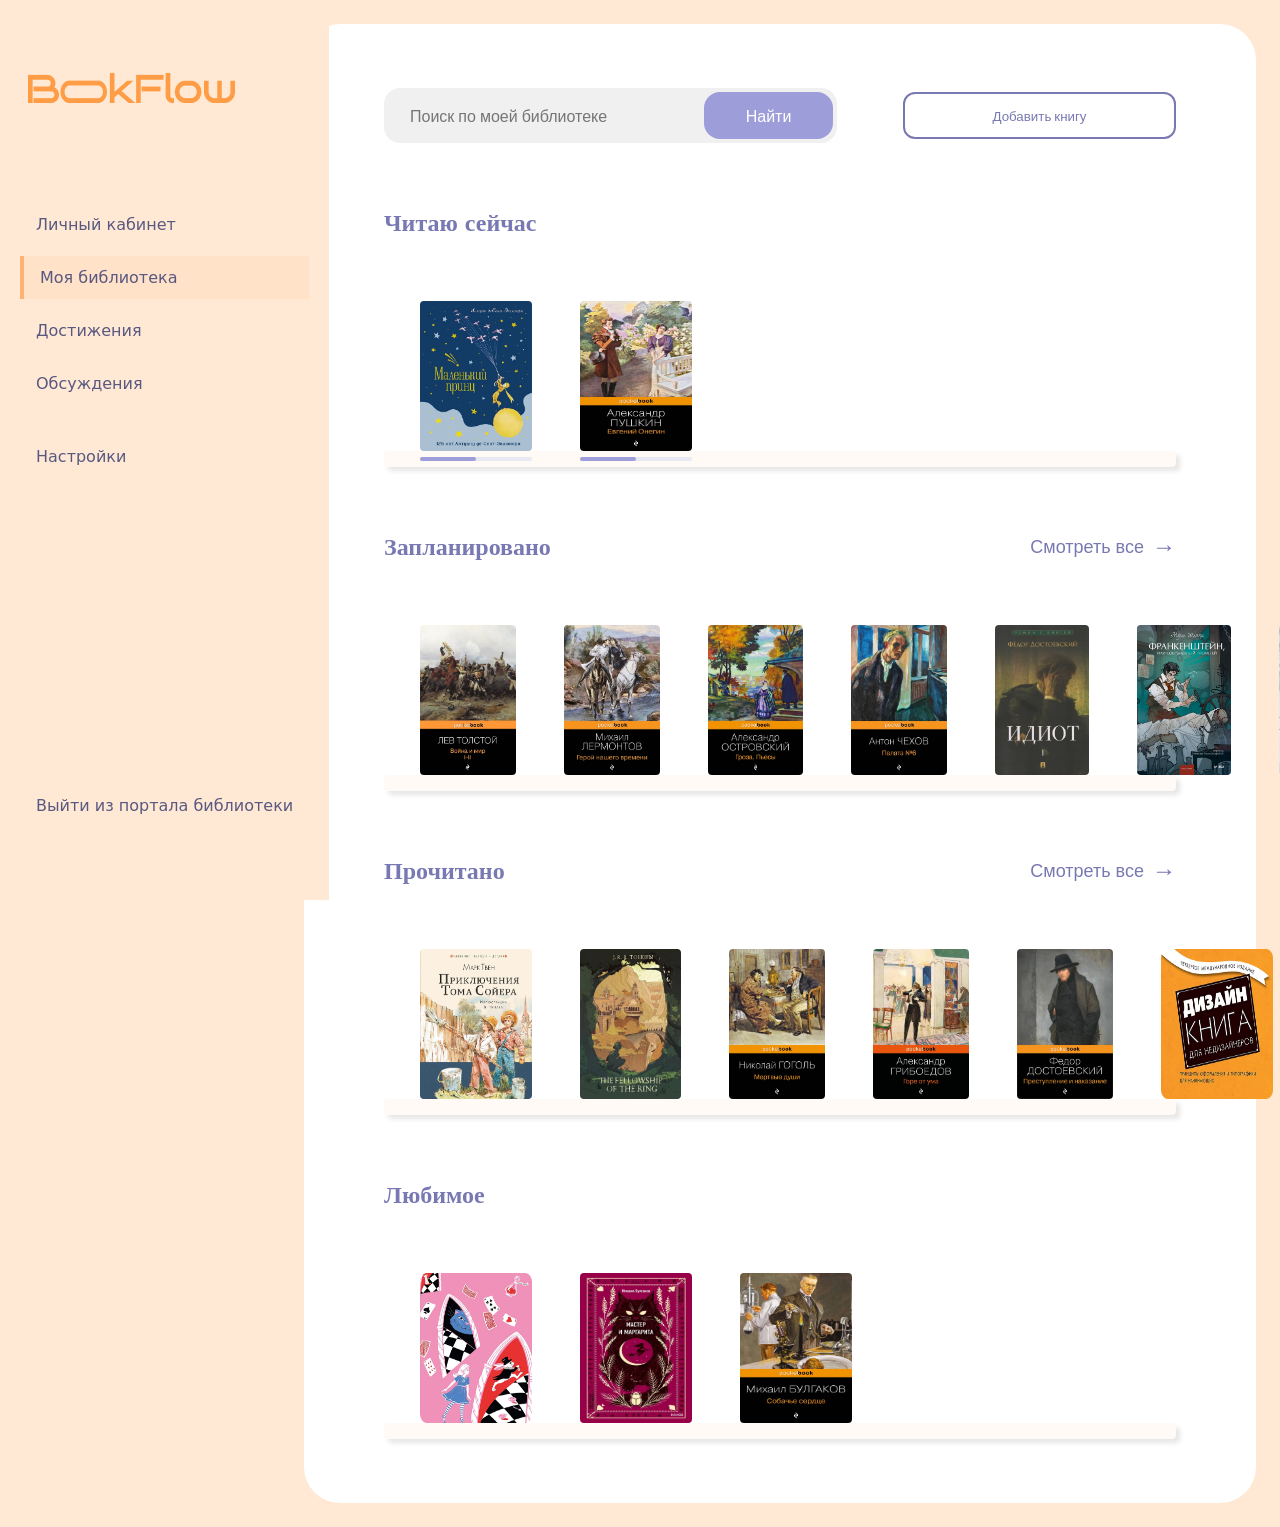
<file: mylibrary.html>
<!DOCTYPE html>
<html lang="ru">
<head>
    <meta charset="UTF-8">
    <meta name="viewport" content="width=device-width, initial-scale=1.0">
    <title>Моя библиотека | ВокFlow</title>
    <style>
    @font-face {
        font-family: "Dela Gothic One";
        src: url(./fonts/DelaGothicOne-Regular.ttf);
    }

    
    @font-face {
        font-family: "Mulish";
        src: url(./fonts/Mulish.ttf);
    }
    @font-face {
        font-family: "Roboto";
        src: url(./fonts/Roboto.ttf);
    }     
    </style>
</head>
<body style="background-color: #FFE9D5; margin: 0; font-family: system-ui, -apple-system, sans-serif;">

       <div style="width: auto; position: fixed; top: 0; left: 0; height: 100vh; padding: 73px 20px; display: flex; flex-direction: column;
            justify-content: space-between; background-color: #FFE9D5; box-sizing: border-box;">
            <!-- Верхняя часть с логотипом и меню -->
            <div style="display: flex; flex-direction: column; gap: 96px;">
                
                <!-- Логотип -->
                <div style="padding-left: 8px;">
                    <a href="./main.html">
                        <img src="./img/Vector2.png" alt="ВокFlow" style="max-width: 100%;">
                    </a>
                </div>
                <!-- Навигационное меню -->
                <ul style="list-style: none; margin: 0; padding: 0; display: flex; flex-direction: column; gap: 10px;">
                      <li style="display: flex; align-items: center; gap: 12px; padding: 12px 16px; color: #595880; font-size: 16px; font-weight: 500;"
                        onmouseover="this.style.backgroundColor='#FFE2C8'"
                        onmouseout="this.style.backgroundColor='transparent'">
                        <a href="profile.html" style="text-decoration: none; color: inherit; display: flex; align-items: center; gap: 12px; width: 100%;">
                            Личный кабинет
                        </a>
                    </li>
                    <li style="display: flex; align-items: center; gap: 12px; padding: 12px 16px; color: #595880; font-size: 16px; font-weight: 500; background-color: #FFE2C8; border-left: 4px solid var(--orange-300, #FDB373);">Моя библиотека</li>
                    <li style="display: flex; align-items: center; gap: 12px; padding: 12px 16px; color: #595880; font-size: 16px; font-weight: 500;"
                        onmouseover="this.style.backgroundColor='#FFE2C8'"
                        onmouseout="this.style.backgroundColor='transparent'">
                        <a href="achievement.html" style="text-decoration: none; color: inherit; display: flex; align-items: center; gap: 12px; width: 100%;">
                            Достижения
                        </a>
                    </li>
                    <li style="display: flex; align-items: center; gap: 12px; padding: 12px 16px; color: #595880; font-size: 16px; font-weight: 500;"
                        onmouseover="this.style.backgroundColor='#FFE2C8'"
                        onmouseout="this.style.backgroundColor='transparent'">
                        <a href="discussions.html" style="text-decoration: none; color: inherit; display: flex; align-items: center; gap: 12px; width: 100%;">
                            Обсуждения
                        </a>
                    </li>
                    <!-- Добавлен отступ 20px перед "Настройки" -->
                    <li style="display: flex; align-items: center; gap: 12px; padding: 12px 16px; color: #595880; font-size: 16px; font-weight: 500; margin-top: 20px;"
                        onmouseover="this.style.backgroundColor='#FFE2C8'"
                        onmouseout="this.style.backgroundColor='transparent'">
                         <a href="settings.html" style="text-decoration: none; color: inherit; display: flex; align-items: center; gap: 12px; width: 100%;">
                            Настройки
                        </a>
                    </li>
                </ul>
            </div>

            <!-- Нижняя часть с выходом -->
            <div style="margin-top: 40px; padding-top: 20px;">
                <a href="index.html" style="display: flex; align-items: center; gap: 12px; padding: 12px 16px; color: #595880; font-size: 16px; font-weight: 500; text-decoration: none; "
                   onmouseover="this.style.backgroundColor='#FFE2C8'" 
                   onmouseout="this.style.backgroundColor='transparent'">
                    Выйти из портала библиотеки
                </a>
            </div>
        </div>

        <div class="main-container" style="margin-left: 280px; flex: 1; padding: 24px; box-sizing: border-box;">
            <!-- Белый контейнер -->
            <div class="container" style="background-color: #FFFFFF; width: 100%; min-height: 1245px; padding: 64px 80px; border-radius: 36px; display: flex; flex-direction: column; gap: 64px; box-sizing: border-box;">
                
                <!-- Поиск и кнопка добавления -->
                <div class="search-container" style="display: flex; gap: 66px; align-items: center; width: 100%;">
                    <div class="search-input" style="display: flex; align-items: center; justify-content: space-between; flex: 1; height: 55px; border-radius: 16px; background-color: #F0F0F0; padding: 4px 4px 4px 24px; box-sizing: border-box;">
                        <input type="text" placeholder="Поиск по моей библиотеке" style="font-family: Mulish, sans-serif; flex: 1; height: 47px; border: none; background: transparent; outline: none; font-size: 16px; color: #333;">
                        <button class="search-button" style="width: 129px; height: 47px; border-radius: 16px; background-color: #9D9DDA; color: #FFFFFF; border: none; padding: 12px 36px; cursor: pointer; font-size: 16px; font-weight: 500; text-align: center; white-space: nowrap; display: inline-flex; align-items: center; justify-content: center; font-family: Mulish, sans-serif;"
                         onmouseover="this.style.backgroundColor='#595880'"
                         onmouseout="this.style.backgroundColor='#9D9DDA'">
                            Найти
                        </button>
                    </div>
                    <button style="width: 273px; height: 47px; background-color: transparent; color: #7878B3; border-radius: 12px; border: 2px solid #7878B3; font-family: Mulish, sans-serif; white-space: nowrap;"
                    onmouseover="this.style.backgroundColor='#9D9DDA'; this.style.color='#FFFFFF'; this.style.borderColor='#9D9DDA'"
                    onmouseout="this.style.backgroundColor='transparent'; this.style.color='#7878B3'; this.style.borderColor='#7878B3'">
                        Добавить книгу
                    </button>
                </div>
        
                <!-- Блок "Читаю сейчас" -->
                <div class="reading" style="display: flex; flex-direction: column; gap: 64px; width: 100%;">
                    <h1 style="color: #7878B3; font-family: 'Mulish'; font-size: 24px; font-weight: 700; margin: 0;">
                        Читаю сейчас
                    </h1>
                    
                    <!-- Полка с книгами  -->
                    <div class="pol" style="width: 100%;">
                        <div class="book" style="display: flex; gap: 48px; padding-left: 36px;">
                            <img src="./img/book5/3.png" alt="" style="width: 112px; height: 150px; border-radius: 4px;">
                            <img src="./img/books/books.ev.png" alt="" style="width: 112px; height: 150px; border-radius: 4px;">
                        </div>
                        <!-- Полка -->
                        <div style="width: 100%; height: 16px; border-radius: 4px; padding: 0 36px; gap: 48px; background: #FFFAF6; box-shadow: 4px 4px 5px 0px #0000001A; display: flex; align-items: center; box-sizing: border-box;">
                            <div style="width: 112px; height: 4px; border-radius: 8px; background: #E9E9F2;">
                                <div style="width: 56px; height: 4px; border-radius: 8px; background: #9D9DDA;"></div>
                            </div>
                            <div style="width: 112px; height: 4px; border-radius: 8px; background: #E9E9F2;">
                                <div style="width: 56px; height: 4px; border-radius: 8px; background: #9D9DDA;"></div>
                            </div>
                        </div>
                    </div>
        
                    <!-- Заголовок и ссылка "Смотреть все" -->
                    <div class="title" style="display: flex; justify-content: space-between; align-items: center; width: 100%;">
                        <h1 style="color: #7878B3; font-family: 'Mulish'; font-size: 24px; font-weight: 700; margin: 0;">
                            Запланировано
                        </h1>
                        <a href="#" style="color: #7878B3; font-size: 18px; font-weight: 500; text-decoration: none; font-family: Mulish, sans-serif; display: flex; align-items: center; gap: 8px; white-space: nowrap;">
                            Смотреть все
                            <span style="font-size: 24px;">→</span>
                        </a>
                    </div>
        
                    <!-- Вторая полка -->
                    <div class="pol" style="width: 100%;">
                        <div class="book" style="display: flex; gap: 48px; padding-left: 36px;">
                            <img src="./img/book4/2.png" alt="" style="width: 112px; height: 150px; border-radius: 4px;">
                            <img src="./img/book3/books2.png" alt="" style="width: 112px; height: 150px; border-radius: 4px;">
                            <img src="./img/profile/1.png" alt="" style="width: 112px; height: 150px; border-radius: 4px;">
                            <img src="./img/profile/2.png" alt="" style="width: 112px; height: 150px; border-radius: 4px;">
                            <img src="./img/profile/3.png" alt="" style="width: 112px; height: 150px; border-radius: 4px;">
                            <img src="./img/books2/books.msh.png" alt="" style="width: 112px; height: 150px; border-radius: 4px;">
                            <img src="./img/books2/books.mzh.png" alt="" style="width: 112px; height: 150px; border-radius: 4px;">
                        </div>
                        <div style="width: 100%; height: 16px; border-radius: 4px; padding: 0 36px; gap: 48px; background: #FFFAF6; box-shadow: 4px 4px 5px 0px #0000001A; display: flex; align-items: center; box-sizing: border-box;">
                            <!-- Пустая полка -->
                        </div>
                    </div>


                    <!-- Заголовок и ссылка "Смотреть все" -->
                    <div class="title" style="display: flex; justify-content: space-between; align-items: center; width: 100%;">
                        <h1 style="color: #7878B3; font-family: 'Mulish'; font-size: 24px; font-weight: 700; margin: 0;">
                            Прочитано
                        </h1>
                        <a href="#" style="color: #7878B3; font-size: 18px; font-weight: 500; text-decoration: none; font-family: Mulish, sans-serif; display: flex; align-items: center; gap: 8px; white-space: nowrap;">
                            Смотреть все
                            <span style="font-size: 24px;">→</span>
                        </a>
                    </div>
        
                    <!-- Третья полка -->
                    <div class="pol" style="width: 100%;">
                        <div class="book" style="display: flex; gap: 48px; padding-left: 36px;">
                            <img src="./img/book3/15.png" alt="" style="width: 112px; height: 150px; border-radius: 4px;">
                            <img src="./img/book3/13.png" alt="" style="width: 112px; height: 150px; border-radius: 4px;">
                            <img src="./img/profile/4.png" alt="" style="width: 112px; height: 150px; border-radius: 4px;">
                            <img src="./img/profile/5.png" alt="" style="width: 112px; height: 150px; border-radius: 4px;">
                            <img src="./img/books/books.prn.png" alt="" style="width: 112px; height: 150px; border-radius: 4px;">
                            <img src="./img/book4/11.png" alt="" style="width: 112px; height: 150px; border-radius: 4px;">
                            <img src="./img/book4/8.png" alt="" style="width: 112px; height: 150px; border-radius: 4px;">
                        </div>
                        <div style="width: 100%; height: 16px; border-radius: 4px; padding: 0 36px; gap: 48px; background: #FFFAF6; box-shadow: 4px 4px 5px 0px #0000001A; display: flex; align-items: center; box-sizing: border-box;">
                            <!-- Пустая полка -->
                        </div>
                    </div>


                     <!-- Заголовок-->
                     <div class="title" style="display: flex; justify-content: space-between; align-items: center; width: 100%;">
                        <h1 style="color: #7878B3; font-family: 'Mulish'; font-size: 24px; font-weight: 700; margin: 0;">
                            Любимое
                        </h1>
                    </div>
        
                    <!-- Третья полка -->
                    <div class="pol" style="width: 100%;">
                        <div class="book" style="display: flex; gap: 48px; padding-left: 36px;">
                            <img src="./img/b6/5.png" alt="" style="width: 112px; height: 150px; border-radius: 4px;">
                            <img src="./img/books/books.m.png" alt="" style="width: 112px; height: 150px; border-radius: 4px;">
                            <img src="./img/profile/6.png" alt="" style="width: 112px; height: 150px; border-radius: 4px;">
                        </div>
                        <div style="width: 100%; height: 16px; border-radius: 4px; padding: 0 36px; gap: 48px; background: #FFFAF6; box-shadow: 4px 4px 5px 0px #0000001A; display: flex; align-items: center; box-sizing: border-box;">
                            <!-- Пустая полка -->
                        </div>
                    </div>
                </div>
            </div>
        </div>

</body>
</html>
</file>
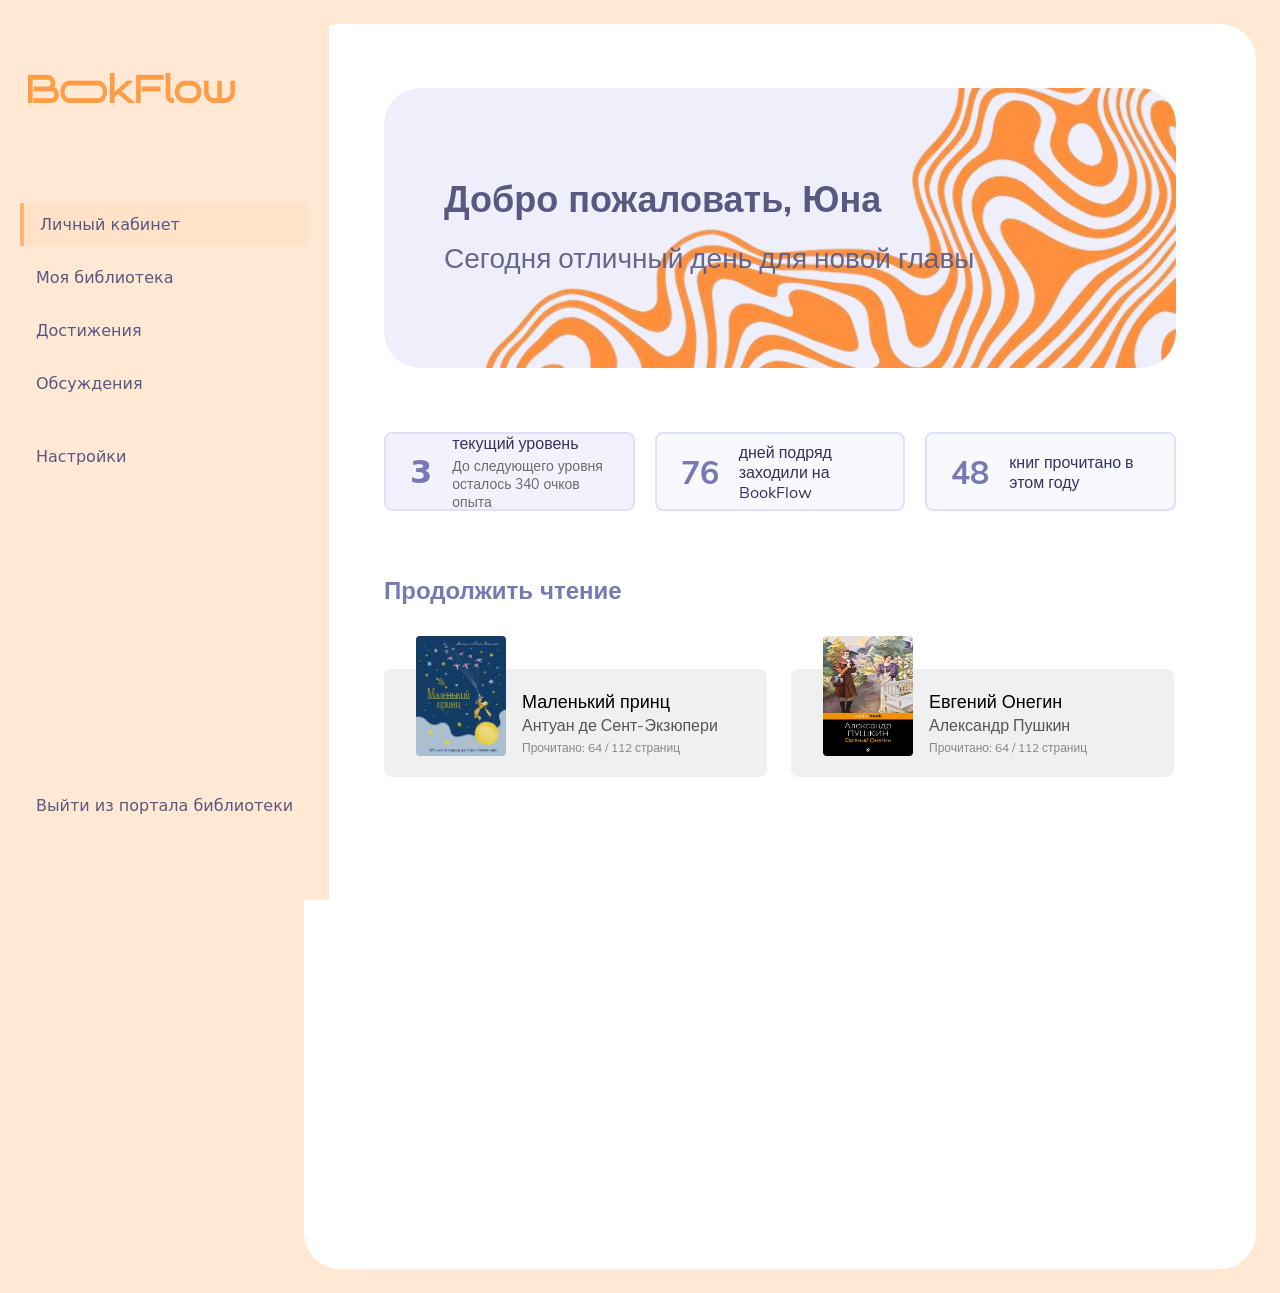
<file: profile.html>
<!DOCTYPE html>
<html lang="ru">
<head>
    <meta charset="UTF-8">
    <meta name="viewport" content="width=device-width, initial-scale=1.0">
    <title>Профиль | ВокFlow</title>
    <style>
    @font-face {
        font-family: "Dela Gothic One";
        src: url(./fonts/DelaGothicOne-Regular.ttf);
    }

    
    @font-face {
        font-family: "Mulish";
        src: url(./fonts/Mulish.ttf);
    }
    @font-face {
        font-family: "Roboto";
        src: url(./fonts/Roboto.ttf);
    }     
    </style>
</head>
<body style="background-color: #FFE9D5; margin: 0; font-family: system-ui, -apple-system, sans-serif;">

       <div style="width: auto; position: fixed; top: 0; left: 0; height: 100vh; padding: 73px 20px; display: flex; flex-direction: column;
            justify-content: space-between; background-color: #FFE9D5; box-sizing: border-box;">
            <!-- Верхняя часть с логотипом и меню -->
            <div style="display: flex; flex-direction: column; gap: 96px;">
                
                <!-- Логотип -->
                <div style="padding-left: 8px;">
                    <a href="./main.html">
                        <img src="./img/Vector2.png" alt="ВокFlow" style="max-width: 100%;">
                    </a>
                </div>
                <!-- Навигационное меню -->
                <ul style="list-style: none; margin: 0; padding: 0; display: flex; flex-direction: column; gap: 10px;">
                    <li style="display: flex; align-items: center; gap: 12px; padding: 12px 16px; color: #595880; font-size: 16px; font-weight: 500; background-color: #FFE2C8; border-left: 4px solid var(--orange-300, #FDB373);">Личный кабинет</li>
                    <li style="display: flex; align-items: center; gap: 12px; padding: 12px 16px; color: #595880; font-size: 16px; font-weight: 500;"
                        onmouseover="this.style.backgroundColor='#FFE2C8'"
                        onmouseout="this.style.backgroundColor='transparent'">
                        <a href="mylibrary.html" style="text-decoration: none; color: inherit; display: flex; align-items: center; gap: 12px; width: 100%;">
                            Моя библиотека
                        </a>
                    </li>
                    <li style="display: flex; align-items: center; gap: 12px; padding: 12px 16px; color: #595880; font-size: 16px; font-weight: 500;"
                        onmouseover="this.style.backgroundColor='#FFE2C8'"
                        onmouseout="this.style.backgroundColor='transparent'">
                        <a href="achievement.html" style="text-decoration: none; color: inherit; display: flex; align-items: center; gap: 12px; width: 100%;">
                            Достижения
                        </a>
                    </li>
                    <li style="display: flex; align-items: center; gap: 12px; padding: 12px 16px; color: #595880; font-size: 16px; font-weight: 500;"
                        onmouseover="this.style.backgroundColor='#FFE2C8'"
                        onmouseout="this.style.backgroundColor='transparent'">
                        <a href="discussions.html" style="text-decoration: none; color: inherit; display: flex; align-items: center; gap: 12px; width: 100%;">
                            Обсуждения
                        </a>
                    </li>
                    <!-- Добавлен отступ 20px перед "Настройки" -->
                    <li style="display: flex; align-items: center; gap: 12px; padding: 12px 16px; color: #595880; font-size: 16px; font-weight: 500; margin-top: 20px;"
                        onmouseover="this.style.backgroundColor='#FFE2C8'"
                        onmouseout="this.style.backgroundColor='transparent'">
                         <a href="settings.html" style="text-decoration: none; color: inherit; display: flex; align-items: center; gap: 12px; width: 100%;">
                            Настройки
                        </a>
                        </li>
                </ul>
            </div>

            <!-- Нижняя часть с выходом -->
            <div style="margin-top: 40px; padding-top: 20px;">
                <a href="index.html" style="display: flex; align-items: center; gap: 12px; padding: 12px 16px; color: #595880; font-size: 16px; font-weight: 500; text-decoration: none; "
                   onmouseover="this.style.backgroundColor='#FFE2C8'" 
                   onmouseout="this.style.backgroundColor='transparent'">
                    Выйти из портала библиотеки
                </a>
            </div>
        </div>

        <div class="main-container" style="margin-left: 280px; flex: 1; padding: 24px; box-sizing: border-box;">
            <!-- Белый контейнер -->
            <div class="container" style="background-color: #FFFFFF ; width: 100%; min-height: 1245px; padding: 64px 80px; border-radius: 36px; display: flex; flex-direction: column; gap: 64px; box-sizing: border-box;">
                
                <div style=" height: 200px; background: #EFEFFB url('img/profile/profile.png') left 71%/cover ; border-radius: 36px; padding: 40px 60px; display: flex; align-items: center; justify-content: space-between; color: white;">
                    <!-- Левая часть с текстом -->
                    <div style="flex: 1; color: #595880;">
                        <h2 style="font-family: 'Mulish', sans-serif; font-size: 36px; font-weight: bold; margin: 0 0 16px 0; line-height: 1.2;">
                            Добро пожаловать, Юна 
                        </h2>
                        <p style="font-family: 'Mulish', sans-serif; font-size: 28px; margin: 0; line-height: 1.5; opacity: 0.9;">
                            Сегодня отличный день для новой главы
                        </p>
                    </div>
                </div>

                <div  class="one" style="display: flex; gap: 20px;">
                    <div class="two" style="display: flex; width: 405px; height: 73px; padding: 1px 24px; background-color: #F2F2FF; border-radius: 8px; gap: 20px; border: 2px solid #E0E0F9; align-items: center;">
                        <h1 style="color: #7878B3; margin: 0;">3</h1>
                        <div style="flex: 1;">
                            <p style="color: #353459; margin: 0; font-weight: 400; font-family: 'Mulish', sans-serif;">текущий уровень</p>
                            <p style="color: #6B6B6B; margin: 4px 0 0 0; font-size: 14px; font-family: 'Mulish', sans-serif;">До следующего уровня осталось 340 очков опыта</p>
                        </div>
                    </div>
                    <div class="two" style="display: flex; width: 405px; height: 73px; padding: 1px 24px; background-color: #F8F8FE; border-radius: 8px; gap: 20px; border: 2px solid #E0E0F9; align-items: center;">
                        <h1 style="color: #7878B3; margin: 0; font-family: 'Mulish', sans-serif;">76</h1>
                        <div style="flex: 1;">
                            <p style="color: #353459; margin: 0; font-weight: 400; font-family: 'Mulish', sans-serif;">дней подряд заходили на BookFlow</p>
                        </div>
                    </div>

                    <div class="two" style="display: flex; width: 405px; height: 73px; padding: 1px 24px; background-color: #F8F8FE; border-radius: 8px; gap: 20px; border: 2px solid #E0E0F9; align-items: center;">
                        <h1 style="color: #7878B3; margin: 0; font-family: 'Mulish', sans-serif;">48</h1>
                        <div style="flex: 1;">
                            <p style="color: #353459; margin: 0; font-weight: 400; font-family: 'Mulish', sans-serif;">книг прочитано в этом году</p>
                        </div>
                    </div>
                </div>
                <div class="reading">
                    <h1 style="font-size: 24px; color: #7878B3; font-family: 'Mulish', sans-serif;   margin: 0 0 64px 0;">Продолжить чтение</h1>
                    <div class="four" style="display: flex; gap: 24px;">
                        <div class="an" style="background-color: #F0F0F0; width: 383px; height: 108px; border-radius: 8px; display: flex; align-items: center; padding: 16px 32px; box-sizing: border-box;">
                            
                            <!-- Левая часть с изображением -->
                            <div class="left" style="flex-shrink: 0;">
                                <img src="./img/book5/3.png" alt="Маленький принц" style="width: 90px; height: 120px; border-radius: 4px; display: block; margin-top: -54px;">
                            </div>
                    
                            <!-- Правая часть с текстом -->
                            <div style="margin-left: 16px; font-family: Mulish, sans-serif; line-height: 1.4;">
                                <div style="font-size: 18px; color: #000;">Маленький принц</div>
                                <div style="font-size: 16px; color: #555;">Антуан де Сент-Экзюпери</div>
                                <div style="font-size: 12px; color: #888; margin-top: 4px;">Прочитано: 64 / 112 страниц</div>
                            </div>
                    
                        </div>
                        <div class="an" style="background-color: #F0F0F0; width: 383px; height: 108px; border-radius: 8px; display: flex; align-items: center; padding: 16px 32px; box-sizing: border-box;">
                            
                            <!-- Левая часть с изображением -->
                            <div class="left" style="flex-shrink: 0;">
                                <img src="./img/books/books.ev.png" alt="Евгений Онегин" style="width: 90px; height: 120px; border-radius: 4px; display: block; margin-top: -54px;">
                            </div>
                    
                            <!-- Правая часть с текстом -->
                            <div style="margin-left: 16px; font-family: Mulish, sans-serif; line-height: 1.4;">
                                <div style="font-size: 18px; color: #000;">Евгений Онегин</div>
                                <div style="font-size: 16px; color: #555;">Александр Пушкин</div>
                                <div style="font-size: 12px; color: #888; margin-top: 4px;">Прочитано: 64 / 112 страниц</div>
                            </div>
                    
                        </div>
                    </div>
                </div>
            </div>
        </div>

</body>
</html>
</file>
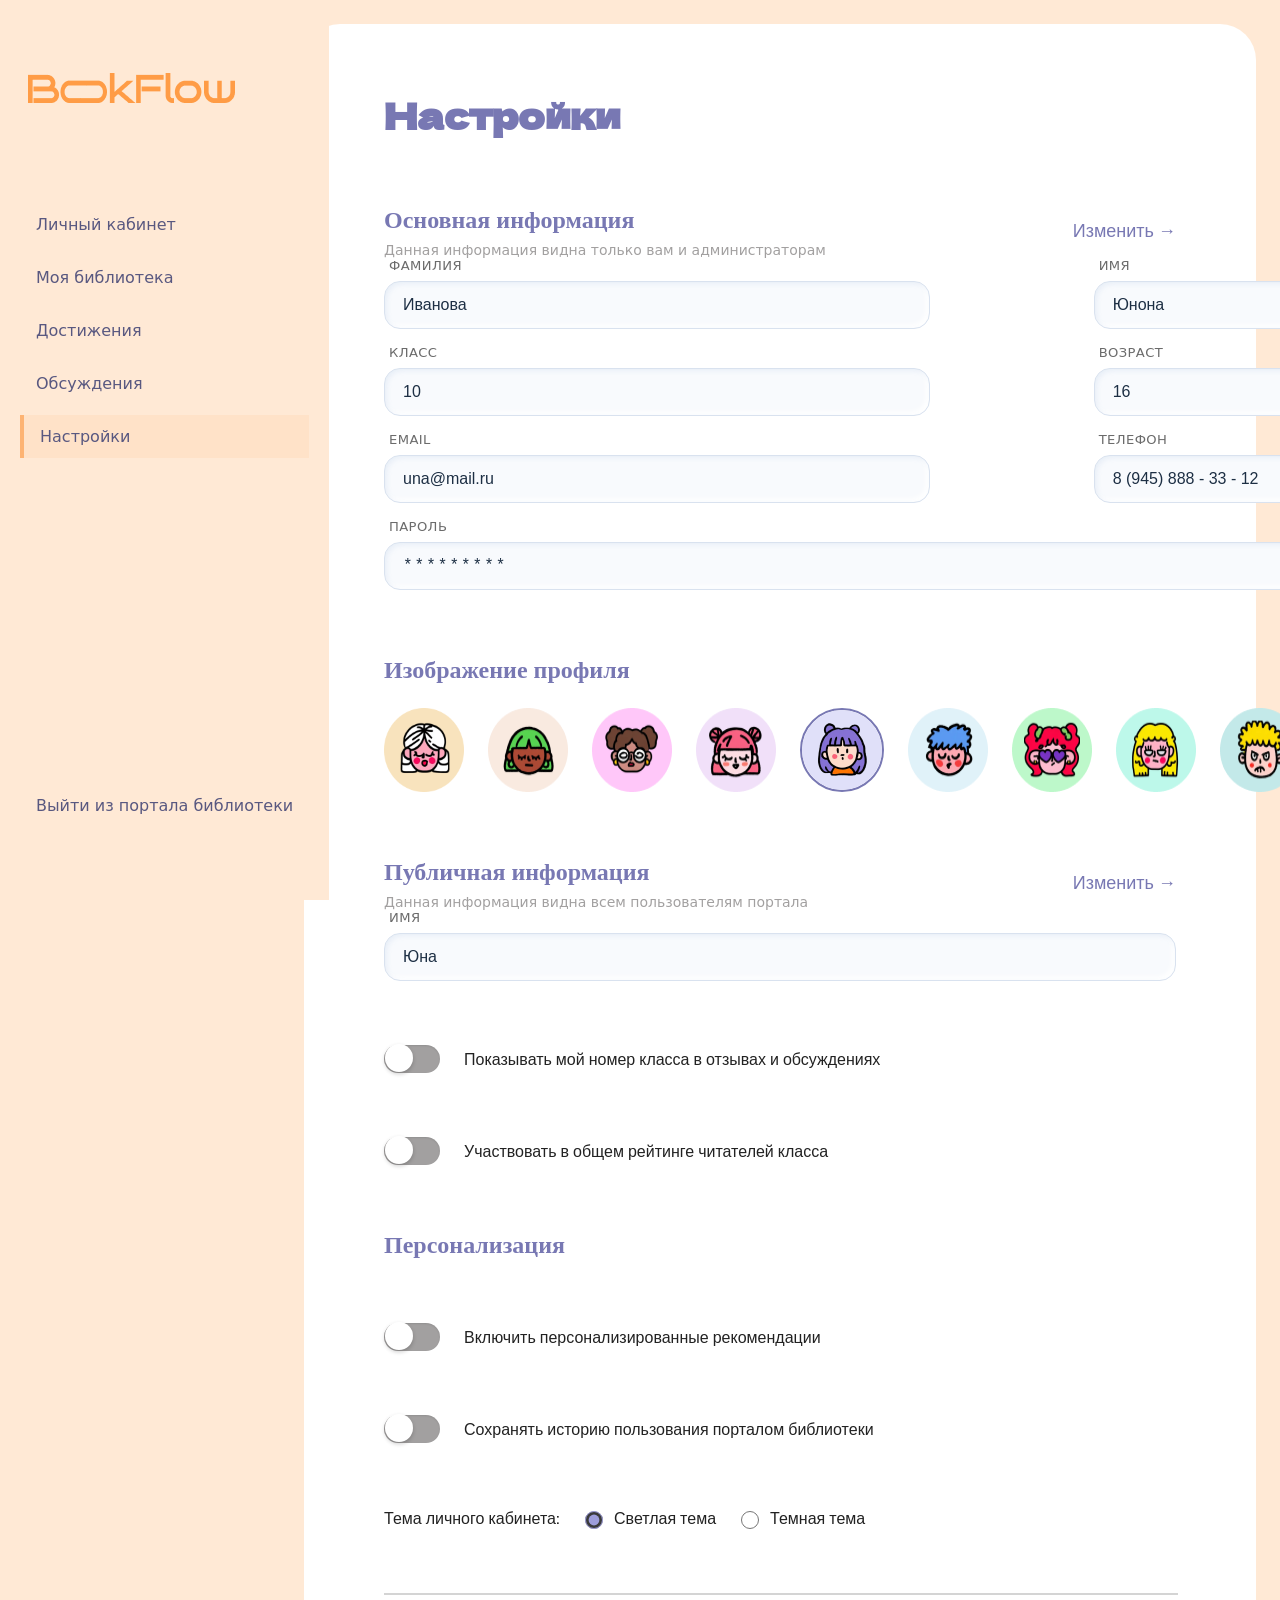
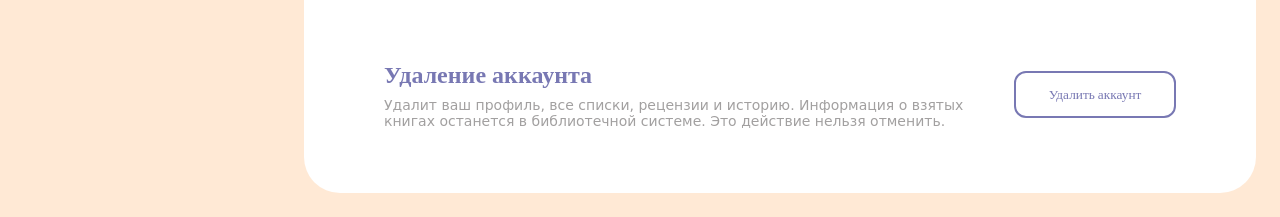
<file: settings.html>
<!DOCTYPE html>
<html lang="ru">
<head>
    <meta charset="UTF-8">
    <meta name="viewport" content="width=device-width, initial-scale=1.0">
    <title>Настройки | ВокFlow</title>
    <style>
        
    @font-face {
        font-family: "Dela Gothic One";
        src: url(./fonts/DelaGothicOne-Regular.ttf);
    }

    
    @font-face {
        font-family: "Mulish";
        src: url(./fonts/Mulish.ttf);
    }
    @font-face {
        font-family: "Roboto";
        src: url(./fonts/Roboto.ttf);
    }     
    </style>
</head>
<body style="background-color: #FFE9D5; margin: 0; font-family: system-ui, -apple-system, sans-serif;">

       <div style="width: auto; position: fixed; top: 0; left: 0; height: 100vh; padding: 73px 20px; display: flex; flex-direction: column;
            justify-content: space-between; background-color: #FFE9D5; box-sizing: border-box;">
            <!-- Верхняя часть с логотипом и меню -->
            <div style="display: flex; flex-direction: column; gap: 96px;">
                
                <!-- Логотип -->
                <div style="padding-left: 8px;">
                    <a href="./main.html">
                        <img src="./img/Vector2.png" alt="ВокFlow" style="max-width: 100%;">
                    </a>
                </div>
                <!-- Навигационное меню -->
                <ul style="list-style: none; margin: 0; padding: 0; display: flex; flex-direction: column; gap: 10px;">
                    <li style="display: flex; align-items: center; gap: 12px; padding: 12px 16px; color: #595880; font-size: 16px; font-weight: 500;"
                    onmouseover="this.style.backgroundColor='#FFE2C8'"
                    onmouseout="this.style.backgroundColor='transparent'">
                    <a href="profile.html" style="text-decoration: none; color: inherit; display: flex; align-items: center; gap: 12px; width: 100%;">
                        Личный кабинет
                    </a>
                    </li>
                    <li style="display: flex; align-items: center; gap: 12px; padding: 12px 16px; color: #595880; font-size: 16px; font-weight: 500;"
                        onmouseover="this.style.backgroundColor='#FFE2C8'"
                        onmouseout="this.style.backgroundColor='transparent'">
                        <a href="mylibrary.html" style="text-decoration: none; color: inherit; display: flex; align-items: center; gap: 12px; width: 100%;">
                            Моя библиотека
                        </a>
                    </li>
                    <li style="display: flex; align-items: center; gap: 12px; padding: 12px 16px; color: #595880; font-size: 16px; font-weight: 500;"
                        onmouseover="this.style.backgroundColor='#FFE2C8'"
                        onmouseout="this.style.backgroundColor='transparent'">
                        <a href="achievement.html" style="text-decoration: none; color: inherit; display: flex; align-items: center; gap: 12px; width: 100%;">
                            Достижения
                        </a>
                    </li>
                    <li style="display: flex; align-items: center; gap: 12px; padding: 12px 16px; color: #595880; font-size: 16px; font-weight: 500;"
                        onmouseover="this.style.backgroundColor='#FFE2C8'"
                        onmouseout="this.style.backgroundColor='transparent'">
                        <a href="discussions.html" style="text-decoration: none; color: inherit; display: flex; align-items: center; gap: 12px; width: 100%;">
                            Обсуждения
                        </a>
                    </li>
                    <!-- Добавлен отступ 20px перед "Настройки" -->
                    <li style="display: flex; align-items: center; gap: 12px; padding: 12px 16px; color: #595880; font-size: 16px; font-weight: 500; background-color: #FFE2C8; border-left: 4px solid var(--orange-300, #FDB373);">Настройки</li>
                </ul>
            </div>

            <!-- Нижняя часть с выходом -->
            <div style="margin-top: 40px; padding-top: 20px;">
                <a href="index.html" style="display: flex; align-items: center; gap: 12px; padding: 12px 16px; color: #595880; font-size: 16px; font-weight: 500; text-decoration: none; "
                   onmouseover="this.style.backgroundColor='#FFE2C8'" 
                   onmouseout="this.style.backgroundColor='transparent'">
                    Выйти из портала библиотеки
                </a>
            </div>
        </div>

        <div class="main-container" style="margin-left: 280px; flex: 1; padding: 24px; box-sizing: border-box;">
            <!-- Белый контейнер -->
            <div class="container" style="background-color: #FFFFFF ; width: 100%; min-height: 1245px; padding: 64px 80px; border-radius: 36px; display: flex; flex-direction: column; gap: 64px; box-sizing: border-box;">
                <h1 style="font-size: 36px; color: #7878B3; font-family: 'Dela Gothic One', sans-serif;  margin: 0;">Настройки</h1>

                <!-- Основная информация секция -->
                <div id="basic-info-section">
                    <div style="display: flex; justify-content: space-between; align-items: center; width: 100%;">
                        <div style="display: flex; flex-direction: column; gap: 8px;">
                            <h1 style="color: #7878B3; font-family: 'Mulish'; font-size: 24px; font-weight: 600; margin: 0;">
                                Основная информация
                            </h1>
                            <p style="color: #A2A0A0; font-size: 14px; margin: 0;">
                                Данная информация видна только вам и администраторам
                            </p>
                        </div>
                        <a href="#" id="edit-basic-btn" style="color: #7878B3; font-size: 18px; font-weight: 500; text-decoration: none; font-family: Mulish, sans-serif; line-height: 1; display: flex; align-items: center;">
                            Изменить
                            <span style="font-size: 18px; margin-left: 4px;">→</span>
                        </a>
                    </div>

                    <div class="input-grid" style="display: grid; gap: 16px;">
                        <div class="one" style="display: flex; gap: 13%; min-width: 1256px;">
                            <!-- Фамилия -->
                            <div style="display: flex; flex-direction: column; gap: 8px; width: 620px;">
                                <label for="surname" style="font-size: 0.82rem; font-weight: 500; text-transform: uppercase; letter-spacing: 0.03em; color: #6B6B6B; margin-left: 5px;">Фамилия</label>
                                <input type="text" id="surname" name="surname" value="Иванова" placeholder="Фамилия" disabled style="background-color: #f8fafd; border: 1px solid #d9e2ef; border-radius: 16px; padding: 14px 18px; font-size: 1rem; color: #1d2f44; outline: none; box-shadow: inset 2px 2px 5px rgba(194, 211, 234, 0.3), inset -3px -3px 5px #ffffff; width: 100%; box-sizing: border-box;">
                            </div>

                            <!-- Имя -->
                            <div style="display: flex; flex-direction: column; gap: 8px; width: 620px;">
                                <label for="name" style="font-size: 0.82rem; font-weight: 500; text-transform: uppercase; letter-spacing: 0.03em; color: #6B6B6B; margin-left: 5px;">Имя</label>
                                <input type="text" id="name" name="name" value="Юнона" placeholder="Имя" disabled style="background-color: #f8fafd; border: 1px solid #d9e2ef; border-radius: 16px; padding: 14px 18px; font-size: 1rem; color: #1d2f44; outline: none; box-shadow: inset 2px 2px 5px rgba(194, 211, 234, 0.3), inset -3px -3px 5px #ffffff; width: 100%; box-sizing: border-box;">
                            </div>
                        </div>
                        <div class="one" style="display: flex; gap: 13%; min-width: 1256px;">
                             <!-- Класс -->
                             <div style="display: flex; flex-direction: column; gap: 8px;  width: 620px;">
                                <label for="class" style="font-size: 0.82rem; font-weight: 500; text-transform: uppercase; letter-spacing: 0.03em; color: #6B6B6B; margin-left: 5px;">Класс</label>
                                <input type="text" id="class" name="class" value="10" placeholder="10" disabled style="background-color: #f8fafd; border: 1px solid #d9e2ef; border-radius: 16px; padding: 14px 18px; font-size: 1rem; color: #1d2f44; outline: none; box-shadow: inset 2px 2px 5px rgba(194, 211, 234, 0.3), inset -3px -3px 5px #ffffff; width: 100%; box-sizing: border-box;">
                            </div>

                            <!-- Возраст -->
                            <div style="display: flex; flex-direction: column; gap: 8px;  width: 620px;">
                                <label for="age" style="font-size: 0.82rem; font-weight: 500; text-transform: uppercase; letter-spacing: 0.03em; color: #6B6B6B; margin-left: 5px;">Возраст</label>
                                <input type="text" id="age" name="age" value="16" placeholder="16" disabled style="background-color: #f8fafd; border: 1px solid #d9e2ef; border-radius: 16px; padding: 14px 18px; font-size: 1rem; color: #1d2f44; outline: none; box-shadow: inset 2px 2px 5px rgba(194, 211, 234, 0.3), inset -3px -3px 5px #ffffff; width: 100%; box-sizing: border-box;">
                            </div>
                        </div>
                        <div class="one" style="display: flex; gap: 13%; min-width: 1256px;">
                            <!-- Email -->
                            <div style="display: flex; flex-direction: column; gap: 8px; width: 620px;">
                                <label for="email" style="font-size: 0.82rem; font-weight: 500; text-transform: uppercase; letter-spacing: 0.03em; color: #6B6B6B; margin-left: 5px;">Email</label>
                                <input type="email" id="email" name="email" value="una@mail.ru" placeholder="una@mail.ru" disabled style="background-color: #f8fafd; border: 1px solid #d9e2ef; border-radius: 16px; padding: 14px 18px; font-size: 1rem; color: #1d2f44; outline: none; box-shadow: inset 2px 2px 5px rgba(194, 211, 234, 0.3), inset -3px -3px 5px #ffffff; width: 100%; box-sizing: border-box;">
                            </div>


                           <!-- Телефон -->
                           <div style="display: flex; flex-direction: column; gap: 8px;  width: 620px;">
                            <label for="phone" style="font-size: 0.82rem; font-weight: 500; text-transform: uppercase; letter-spacing: 0.03em; color: #6B6B6B; margin-left: 5px;">Телефон</label>
                            <input type="tel" id="phone" name="phone" value="8 (945) 888 - 33 - 12" placeholder="8 (945) 888 - 33 - 12" disabled style="background-color: #f8fafd; border: 1px solid #d9e2ef; border-radius: 16px; padding: 14px 18px; font-size: 1rem; color: #1d2f44; outline: none; box-shadow: inset 2px 2px 5px rgba(194, 211, 234, 0.3), inset -3px -3px 5px #ffffff; width: 100%; box-sizing: border-box;">
                           </div>
                       </div>

                            <!-- Пароль (звёздочки) -->
                            <div style="display: flex; flex-direction: column; gap: 8px;">
                                <label for="password" style="font-size: 0.82rem; font-weight: 500; text-transform: uppercase; letter-spacing: 0.03em; color: #6B6B6B; margin-left: 5px;">Пароль</label>
                                <input type="text" id="password" name="password" value="*********" placeholder="*********" disabled style="background-color: #f8fafd; border: 1px solid #d9e2ef; border-radius: 16px; padding: 14px 18px; font-size: 1rem; color: #1d2f44; outline: none; box-shadow: inset 2px 2px 5px rgba(194, 211, 234, 0.3), inset -3px -3px 5px #ffffff; font-family: 'Courier New', monospace; letter-spacing: 2px; width: 100%; box-sizing: border-box;">
                            </div>
                    </div>
                    <!-- Контейнер для кнопки сохранения (будет показываться при редактировании) -->
                    <div id="basic-save-container" style="display: none; margin-top: 24px; width: 100%;">
                        <button id="save-basic-btn" style="background-color: #9D9DDA; color: white; border: none; border-radius: 12px; padding: 14px 32px; font-family: 'Mulish', sans-serif; font-size: 16px; font-weight: 600; cursor: pointer; width: auto; min-width: 200px;">Сохранить изменения</button>
                    </div>
                </div>

                <div style="display: flex; justify-content: space-between; align-items: center; width: 100%;">
                    <div style="display: flex; flex-direction: column; gap: 24px;">
                        <h1 style="color: #7878B3; font-family: 'Mulish'; font-size: 24px; font-weight: 600; margin: 0;">
                            Изображение профиля
                        </h1>
                        <div class="prfanatar" style="display: flex; gap: 24px;">
                            <img src="./img/prfavatar/ava1.png" alt="" style="width: 80px;">
                            <img src="./img/prfavatar/ava2.png" alt="" style="width: 80px;">
                            <img src="./img/prfavatar/ava3.png" alt="" style="width: 80px;">
                            <img src="./img/prfavatar/ava4.png" alt="" style="width: 80px;">
                            <img src="./img/prfavatar/ava5.png" alt="" style="width: 80px; border: 2px solid #7878B3; border-radius: 100%;">
                            <img src="./img/prfavatar/ava6.png" alt="" style="width: 80px;">
                            <img src="./img/prfavatar/ava7.png" alt="" style="width: 80px;">
                            <img src="./img/prfavatar/ava8.png" alt="" style="width: 80px;">
                            <img src="./img/prfavatar/ava9.png" alt="" style="width: 80px;">
                            <img src="./img/prfavatar/ava10.png" alt="" style="width: 80px;">
                            <img src="./img/prfavatar/ava11.png" alt="" style="width: 80px;">
                        </div>
                    </div>
                </div>

                <!-- Публичная информация секция -->
                <div id="public-info-section">
                    <div style="display: flex; justify-content: space-between; align-items: center; width: 100%;">
                        <div style="display: flex; flex-direction: column; gap: 8px;">
                            <h1 style="color: #7878B3; font-family: 'Mulish'; font-size: 24px; font-weight: 600; margin: 0;">
                                Публичная информация
                            </h1>
                            <p style="color: #A2A0A0; font-size: 14px; margin: 0;">
                                Данная информация видна всем пользователям портала
                            </p>
                        </div>
                        <a href="#" id="edit-public-btn" style="color: #7878B3; font-size: 18px; font-weight: 500; text-decoration: none; font-family: Mulish, sans-serif; line-height: 1; display: flex; align-items: center;">
                            Изменить
                            <span style="font-size: 18px; margin-left: 4px;">→</span>
                        </a>
                    </div>
                    <div class="input-grid" style="display: grid; gap: 16px;">
                        <!-- Имя -->
                        <div style="display: flex; flex-direction: column; gap: 8px; width: 100%;">
                            <label for="public_name" style="font-size: 0.82rem; font-weight: 500; text-transform: uppercase; letter-spacing: 0.03em; color: #6B6B6B; margin-left: 5px;">Имя</label>
                            <input type="text" id="public_name" name="public_name" value="Юна" placeholder="Имя" disabled style="background-color: #f8fafd; border: 1px solid #d9e2ef; border-radius: 16px; padding: 14px 18px; font-size: 1rem; color: #1d2f44; outline: none; box-shadow: inset 2px 2px 5px rgba(194, 211, 234, 0.3), inset -3px -3px 5px #ffffff; width: 100%; box-sizing: border-box;">
                        </div>
                    </div>
                    <!-- Контейнер для кнопки сохранения публичной информации -->
                    <div id="public-save-container" style="display: none; margin-top: 24px; width: 100%;">
                        <button id="save-public-btn" style="background-color: #9D9DDA; color: white; border: none; border-radius: 12px; padding: 14px 32px; font-family: 'Mulish', sans-serif; font-size: 16px; font-weight: 600; cursor: pointer; width: auto; min-width: 200px;">Сохранить изменения</button>
                    </div>
                </div>

                <div class="lp" style="display: flex; gap: 24px; align-items: center;">
                    <label style="position: relative; display: inline-block; width: 56px; height: 28px; flex-shrink: 0;">
                        <input type="checkbox" style="opacity: 0; width: 0; height: 0; margin: 0;" 
                               onchange="this.nextElementSibling.style.backgroundColor = this.checked ? '#9D9DDA' : '#A2A0A0'; this.nextElementSibling.nextElementSibling.style.transform = this.checked ? 'translateX(22px)' : 'translateX(0)';">
                        <span style="position: absolute; cursor: pointer; top: 0; left: 0; right: 0; bottom: 0; background-color: #A2A0A0; transition: 0.3s; border-radius: 30px; box-shadow: inset 0 1px 2px rgba(0,0,0,0.1);"></span>
                        <span style="position: absolute; height: 28px; width: 28px; left: 1px; bottom: 1px; background-color: white; transition: 0.3s; border-radius: 50%; box-shadow: 0 2px 4px rgba(0, 0, 0, 0.2);"></span>
                    </label>
                    <p style="color: #222222; font-size: 16px; font-family: Mulish, sans-serif; font-weight: 400; margin: 0; line-height: 1.4;">
                        Показывать мой номер класса в отзывах и обсуждениях
                    </p>
                </div>

                <div class="lp" style="display: flex; gap: 24px; align-items: center;">
                    <label style="position: relative; display: inline-block; width: 56px; height: 28px; flex-shrink: 0;">
                        <input type="checkbox" style="opacity: 0; width: 0; height: 0; margin: 0;" 
                               onchange="this.nextElementSibling.style.backgroundColor = this.checked ? '#9D9DDA' : '#A2A0A0'; this.nextElementSibling.nextElementSibling.style.transform = this.checked ? 'translateX(22px)' : 'translateX(0)';">
                        <span style="position: absolute; cursor: pointer; top: 0; left: 0; right: 0; bottom: 0; background-color: #A2A0A0; transition: 0.3s; border-radius: 30px; box-shadow: inset 0 1px 2px rgba(0,0,0,0.1);"></span>
                        <span style="position: absolute; height: 28px; width: 28px; left: 1px; bottom: 1px; background-color: white; transition: 0.3s; border-radius: 50%; box-shadow: 0 2px 4px rgba(0, 0, 0, 0.2);"></span>
                    </label>
                    <p style="color: #222222; font-size: 16px; font-family: Mulish, sans-serif; font-weight: 400; margin: 0; line-height: 1.4;">
                        Участвовать в общем рейтинге читателей класса
                    </p>
                </div>

                <h1 style="color: #7878B3; font-family: 'Mulish'; font-size: 24px; font-weight: 600; margin: 0;">
                    Персонализация
                </h1>

                
                <div class="lp" style="display: flex; gap: 24px; align-items: center;">
                    <label style="position: relative; display: inline-block; width: 56px; height: 28px; flex-shrink: 0;">
                        <input type="checkbox" style="opacity: 0; width: 0; height: 0; margin: 0;" 
                               onchange="this.nextElementSibling.style.backgroundColor = this.checked ? '#9D9DDA' : '#A2A0A0'; this.nextElementSibling.nextElementSibling.style.transform = this.checked ? 'translateX(22px)' : 'translateX(0)';">
                        <span style="position: absolute; cursor: pointer; top: 0; left: 0; right: 0; bottom: 0; background-color: #A2A0A0; transition: 0.3s; border-radius: 30px; box-shadow: inset 0 1px 2px rgba(0,0,0,0.1);"></span>
                        <span style="position: absolute; height: 28px; width: 28px; left: 1px; bottom: 1px; background-color: white; transition: 0.3s; border-radius: 50%; box-shadow: 0 2px 4px rgba(0, 0, 0, 0.2);"></span>
                    </label>
                    <p style="color: #222222; font-size: 16px; font-family: Mulish, sans-serif; font-weight: 400; margin: 0; line-height: 1.4;">
                        Включить персонализированные рекомендации
                    </p>
                </div>

                
                <div class="lp" style="display: flex; gap: 24px; align-items: center;">
                    <label style="position: relative; display: inline-block; width: 56px; height: 28px; flex-shrink: 0;">
                        <input type="checkbox" style="opacity: 0; width: 0; height: 0; margin: 0;" 
                               onchange="this.nextElementSibling.style.backgroundColor = this.checked ? '#9D9DDA' : '#A2A0A0'; this.nextElementSibling.nextElementSibling.style.transform = this.checked ? 'translateX(22px)' : 'translateX(0)';">
                        <span style="position: absolute; cursor: pointer; top: 0; left: 0; right: 0; bottom: 0; background-color: #A2A0A0; transition: 0.3s; border-radius: 30px; box-shadow: inset 0 1px 2px rgba(0,0,0,0.1);"></span>
                        <span style="position: absolute; height: 28px; width: 28px; left: 1px; bottom: 1px; background-color: white; transition: 0.3s; border-radius: 50%; box-shadow: 0 2px 4px rgba(0, 0, 0, 0.2);"></span>
                    </label>
                    <p style="color: #222222; font-size: 16px; font-family: Mulish, sans-serif; font-weight: 400; margin: 0; line-height: 1.4;">
                        Сохранять историю пользования порталом библиотеки
                    </p>
                </div>


                <div class="checkbox-text" style="display: flex; align-items: center; gap: 20px; flex-wrap: wrap;">
                    <p style="color: #222222; font-size: 16px; font-family: Mulish, sans-serif; font-weight: 400; margin: 0; line-height: 1.4;">
                        Тема личного кабинета:
                    </p>
                    
                    <label style="display: flex; align-items: center; gap: 8px; cursor: pointer; font-family: Mulish, sans-serif; font-size: 16px; color: #222222;">
                        <input type="radio" name="theme" checked style="width: 18px; height: 18px; cursor: pointer; accent-color: #9D9DDA;"> 
                        Светлая тема
                    </label>
                    
                    <label style="display: flex; align-items: center; gap: 8px; cursor: pointer; font-family: Mulish, sans-serif; font-size: 16px; color: #222222;">
                        <input type="radio" name="theme" style="width: 18px; height: 18px; cursor: pointer; accent-color: #9D9DDA;"> 
                        Темная тема
                    </label>
                </div>

                <div class="with-border" style="  width: 100%; height: 0px; border: 1px solid #D4D4D4;"></div>
                

                <div style="display: flex; justify-content: space-between; align-items: center; width: 100%;">
                    <div style="display: flex; flex-direction: column; gap: 8px;">
                        <h1 style="color: #7878B3; font-family: 'Mulish'; font-size: 24px; font-weight: 600; margin: 0;">
                            Удаление аккаунта
                        </h1>
                        <p style="color: #A2A0A0; font-size: 14px; margin: 0;">
                            Удалит ваш профиль, все списки, рецензии и историю. Информация о взятых книгах останется в библиотечной системе. Это действие нельзя отменить.
                        </p>
                    </div>
                    <button style="width: 281px; height: 47px; font-family: 'Mulish'; border-radius: 12px; background-color: transparent; color: #7878B3; border-radius: 12px; border: 2px solid #7878B3; cursor: pointer;">Удалить аккаунт</button>
                </div>

            </div>
        </div>

    <script>
        document.addEventListener('DOMContentLoaded', function() {
            // Элементы для основной информации
            const basicSection = document.getElementById('basic-info-section');
            const basicInputs = basicSection.querySelectorAll('input:not([type="checkbox"]):not([type="radio"])');
            const editBasicBtn = document.getElementById('edit-basic-btn');
            const basicSaveContainer = document.getElementById('basic-save-container');
            
            // Элементы для публичной информации
            const publicSection = document.getElementById('public-info-section');
            const publicInput = document.getElementById('public_name');
            const editPublicBtn = document.getElementById('edit-public-btn');
            const publicSaveContainer = document.getElementById('public-save-container');

            // Функция для сохранения изменений основной информации
            function saveBasicChanges() {
                // Блокируем инпуты
                basicInputs.forEach(input => {
                    input.disabled = true;
                });
                
                // Прячем кнопку сохранения
                basicSaveContainer.style.display = 'none';
                
                // Показываем кнопку Изменить
                editBasicBtn.style.display = 'flex';
            }

            // Функция для отмены редактирования (возврат к исходным значениям)
            function cancelBasicEdit() {
                // Здесь можно добавить логику сброса значений, если нужно
                basicInputs.forEach(input => {
                    input.disabled = true;
                });
                basicSaveContainer.style.display = 'none';
                editBasicBtn.style.display = 'flex';
            }

            // Обработчик для кнопки Изменить (основная информация)
            editBasicBtn.addEventListener('click', function(e) {
                e.preventDefault();
                
                // Разблокируем инпуты
                basicInputs.forEach(input => {
                    input.disabled = false;
                });
                
                // Прячем кнопку Изменить
                editBasicBtn.style.display = 'none';
                
                // Показываем кнопку сохранения
                basicSaveContainer.style.display = 'block';
            });

            // Обработчик для кнопки Сохранить (основная информация)
            document.getElementById('save-basic-btn').addEventListener('click', function() {
                saveBasicChanges();
                // Здесь можно добавить логику отправки данных на сервер
                console.log('Сохранение основной информации:');
                basicInputs.forEach(input => {
                    console.log(`${input.id || input.name}: ${input.value}`);
                });
            });

            // Функция для сохранения изменений публичной информации
            function savePublicChanges() {
                publicInput.disabled = true;
                publicSaveContainer.style.display = 'none';
                editPublicBtn.style.display = 'flex';
            }

            // Обработчик для кнопки Изменить (публичная информация)
            editPublicBtn.addEventListener('click', function(e) {
                e.preventDefault();
                
                publicInput.disabled = false;
                editPublicBtn.style.display = 'none';
                publicSaveContainer.style.display = 'block';
            });

            // Обработчик для кнопки Сохранить (публичная информация)
            document.getElementById('save-public-btn').addEventListener('click', function() {
                savePublicChanges();
                // Здесь можно добавить логику отправки данных на сервер
                console.log('Сохранение публичной информации:', publicInput.value);
            });

            // Добавляем обработчик для кнопки Удалить аккаунт
            const deleteBtn = document.querySelector('button[style*="Удалить аккаунт"]');
            if (deleteBtn) {
                deleteBtn.addEventListener('click', function() {
                    if (confirm('Вы уверены, что хотите удалить аккаунт? Это действие нельзя отменить.')) {
                        console.log('Аккаунт удален');
                        // Здесь можно добавить логику удаления аккаунта
                    }
                });
            }
        });
    </script>
</body>
</html>
</file>
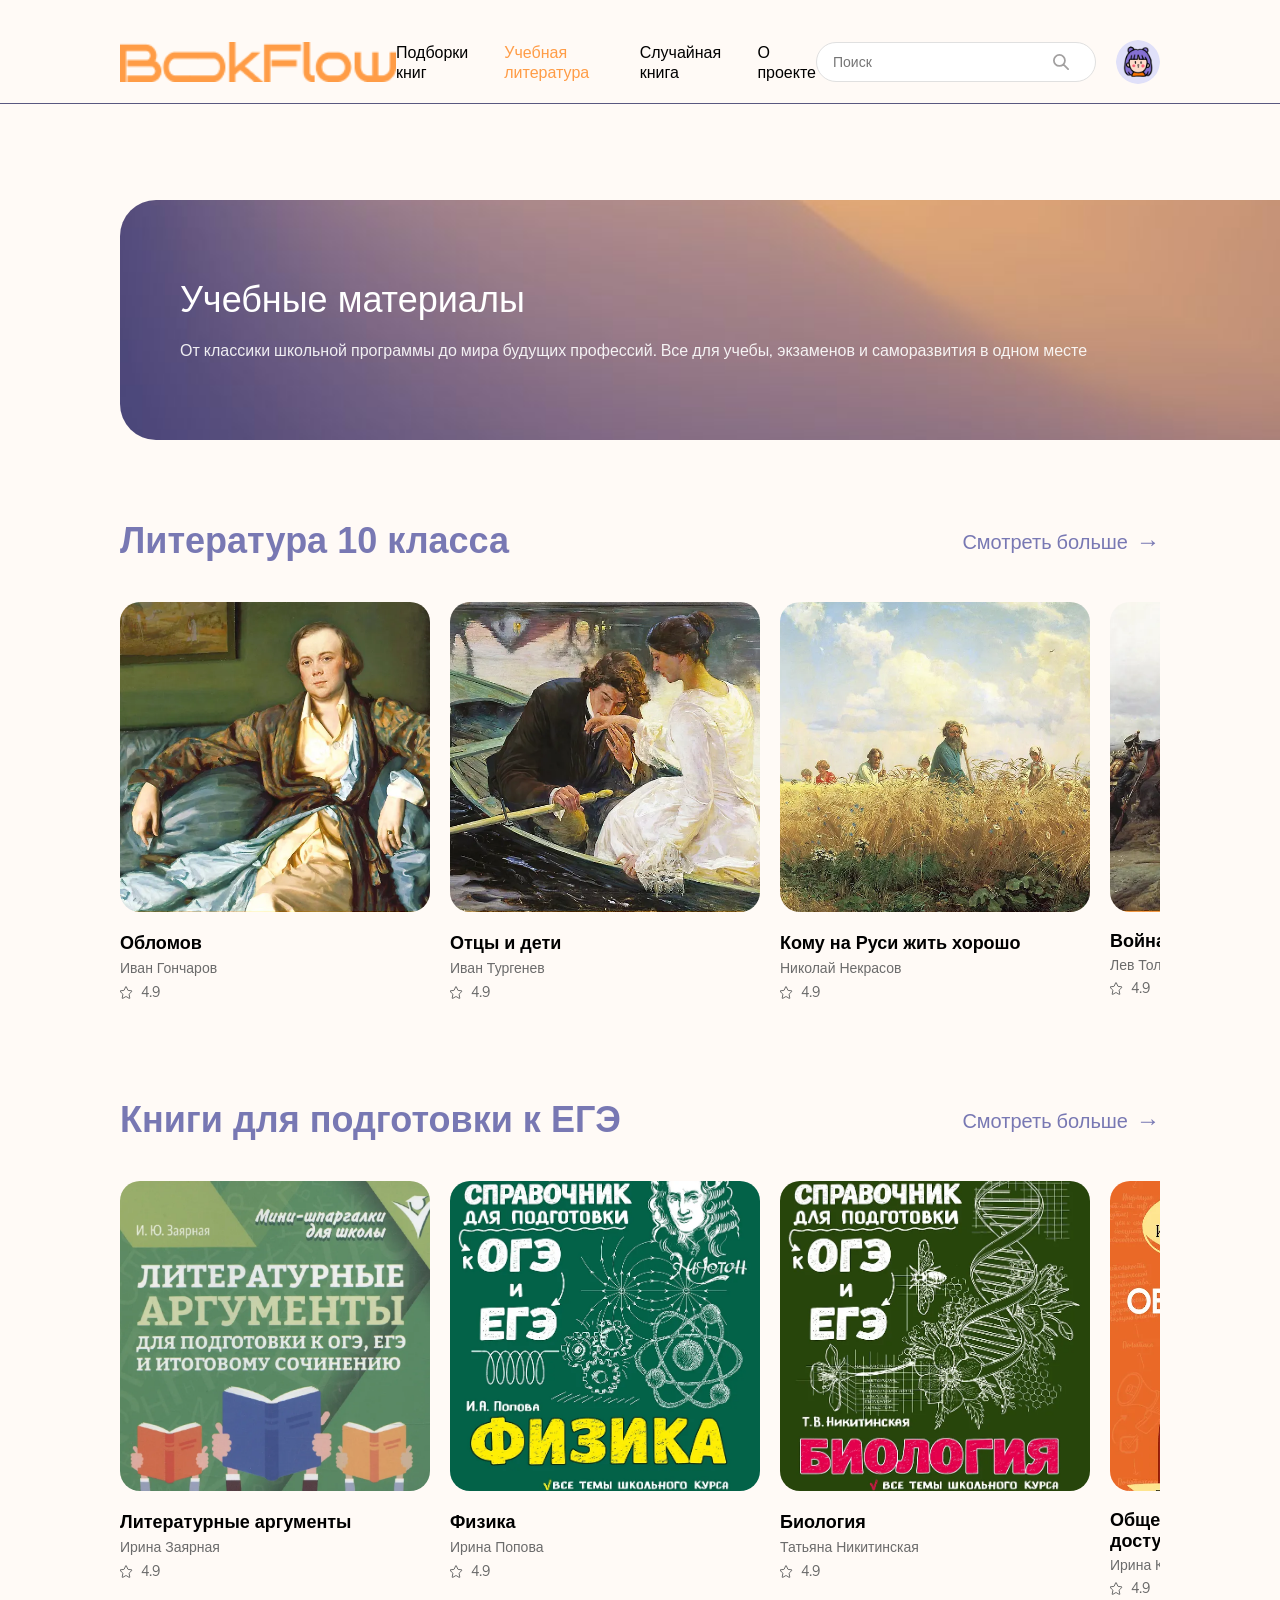
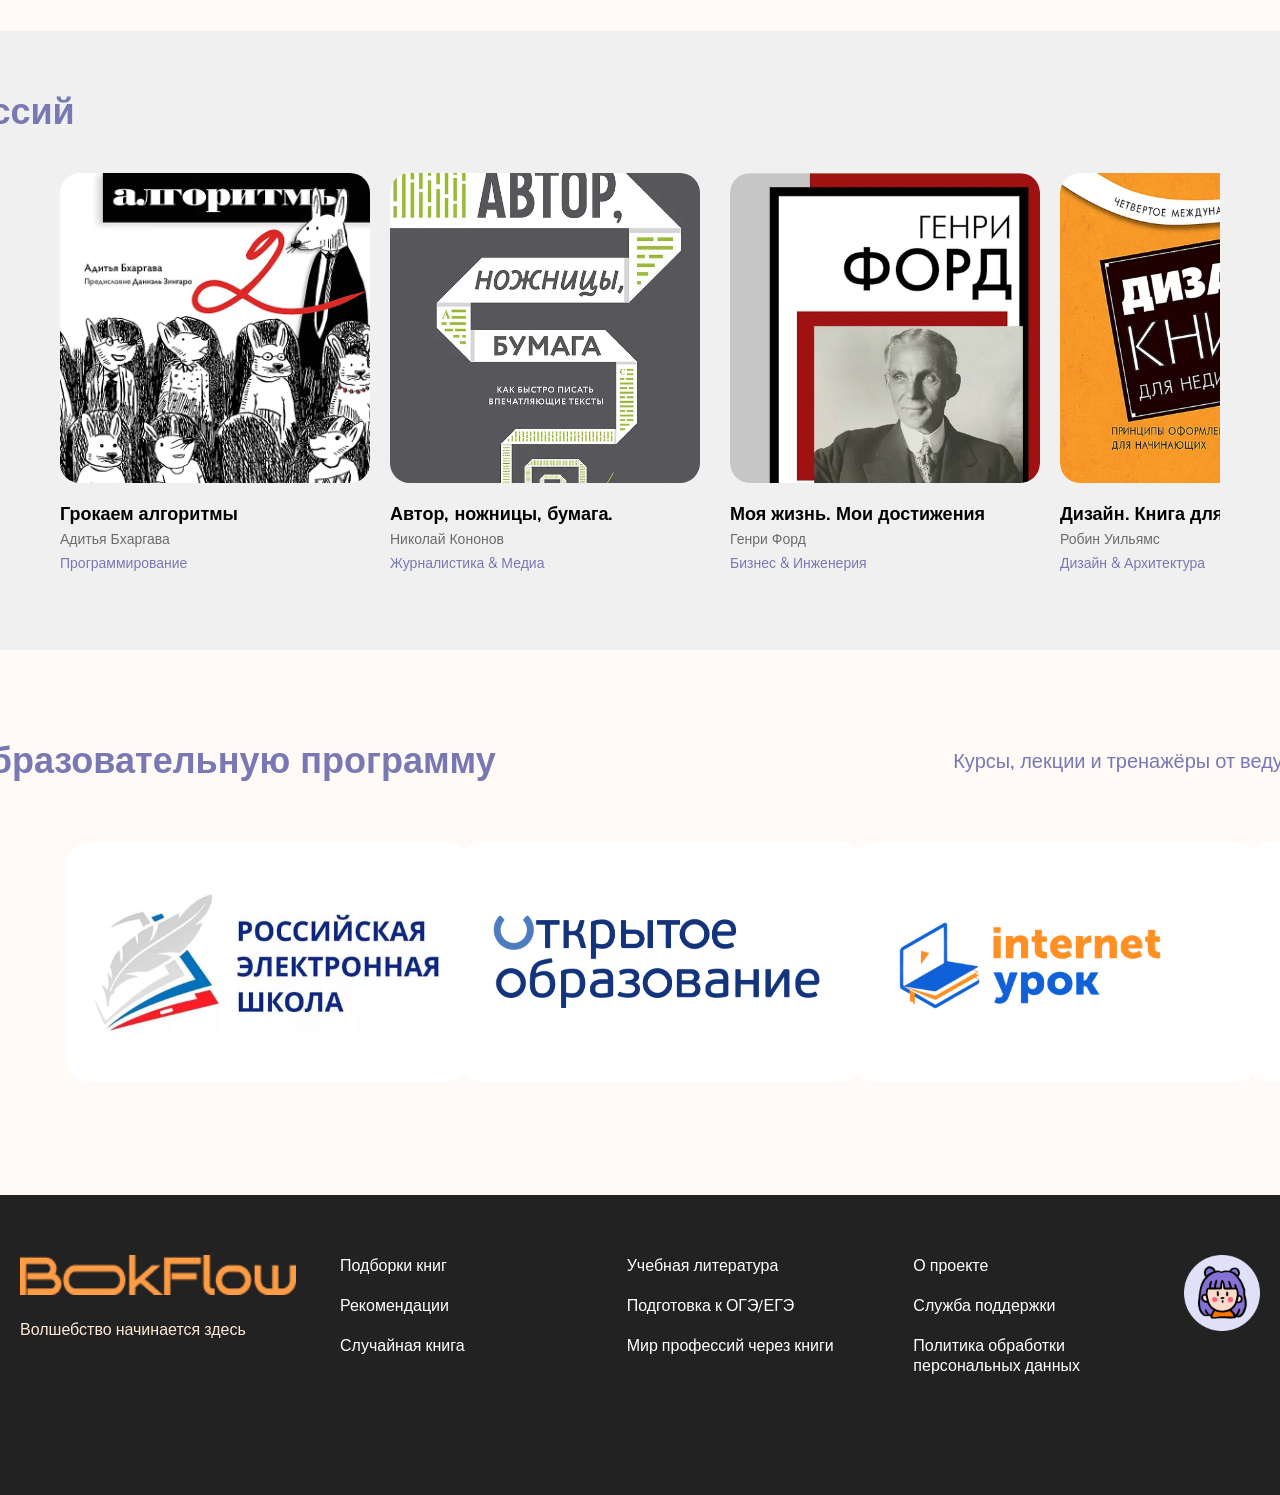
<file: studing.html>
<!DOCTYPE html>
<html lang="en">
<head>
    <meta charset="UTF-8">
    <meta name="viewport" content="width=device-width, initial-scale=1.0">
    <title>Учебная литература</title>
    <style>
        * {
            margin: 0;
            padding: 0;
            box-sizing: border-box;
        }
        
       
        body {
            font-family: sans-serif;
            position: relative;
            min-height: 100vh;
        }
        
        .heroCont {
            width: 100%;
            height: 104px;
            background-color: #FFFAF6;
            padding: 40px 120px;
            position: relative;
        }
        
        .heroCont::after {
            content: '';
            position: absolute;
            bottom: 0;
            left: 0;
            right: 0;
            height: 1px;
            background-color: #595880;
        }
        
        .header {
            display: flex;
            justify-content: space-between;
            align-items: center;
            width: 100%;
            position: relative;
            z-index: 1;
        }

        .header img {
            width: auto;
            height: 40px;
            object-fit: contain;
        }
        

        .nav-menu {
            display: flex;
            gap: 36px;
            list-style: none;
        }
        
        .nav-menu a {
            color: #000000;
            text-decoration: none;
            font-size: 16px;
            font-weight: 500;
            transition: color 0.3s ease;
        }
        
        .nav-menu a:hover {
            color: #7878B3;
        }
        
                
        .header-right {
            display: flex;
            align-items: center;
            gap: 20px;
            flex: 0 0 auto;
        }
        
        .search-input {
            width: 280px;
            height: 40px;
            display: flex;
            align-items: center;
            border: 1px solid #E0E0E0;
            border-radius: 20px;
            padding: 0 16px;
            background-color: white;
        }
        
        .search-input input {
            flex: 1;
            height: 100%;
            border: none;
            outline: none;
            padding-right: 8px;
            font-size: 14px;
            background: transparent;
        }
        
        .search-input img {
            width: 16px;
            height: 16px;
            margin-right: 10px;
        }
        
        .avatar {
            width: 44px;
            height: 44px;
            border-radius: 50%;
            overflow: hidden;
        }
        
        .avatar img {
            width: 100%;
            height: 100%;
            object-fit: cover;
        }
        
        @font-face {
            font-family: "Mulish";
            src: url(./fonts/Mulish.ttf);
        }
        
        .nav-menu {
            font-family: 'Mulish', sans-serif;
        }
    </style>
</head>
<body>
    <div class="heroCont">
        <div class="header header-with-border">
            <img src="./img/Vector2.png" alt="Logo" style="cursor: pointer;" onclick="window.location.href='main.html'">
            <ul class="nav-menu">
                <li><a href="categor.html">Подборки книг</a></li>
                <li><a href="#" style="color: #FF9C46;">Учебная литература</a></li>
                <li><a href="book.html">Случайная книга</a></li>
                <li><a href="about.html">О проекте</a></li>
            </ul>
            <div class="header-right">
                <div class="search-input">
                    <input type="text" placeholder="Поиск">
                    <img src="./img/p.svg" alt="Поиск">
                </div>
                <div class="avatar">
                     <a href="./profile.html">
                        <img src="./img/ava.png" alt="avatar">
                    </a>
                </div>
            </div>
        </div>
    </div>
    
     <!-- Основной контейнер с отступами -->
    <div class="container" style="background: #FFFAF6; padding: 16px 120px; ">
        <!-- Секция "Учебные материалы" -->
        <div style="width: 1680px; height: 240px; background: url('img/book3/fon.png') 30% 91%/cover; border-radius: 36px; padding: 40px 60px; display: flex; align-items: center; justify-content: space-between; margin: 80px 0; color: white;">
            <!-- Левая часть с текстом -->
            <div style="flex: 1;">
                <h2 style="font-family: 'Dela Gothic One', sans-serif; font-size: 36px; font-weight: 400; margin: 0 0 16px 0; line-height: 1.2;">
                    Учебные материалы
                </h2>
                <p style="font-family: 'Mulish', sans-serif; font-size: 16px; margin: 0; line-height: 1.5; opacity: 0.9;">
                    От классики школьной программы до мира будущих профессий. Все для учебы, экзаменов и саморазвития в одном месте
                </p>
            </div>
        </div>
            <!-- Блок "Литература 10 класса" -->
        <div class="recomendationBlock">
            <div class="title" style="margin-bottom: 40px; display: flex; justify-content: space-between; align-items: center;">
                <h1 style="font-size: 36px; font-weight: Regular; color: #7878B3; font-family: 'Dela Gothic One', sans-serif;  margin: 0;">Литература 10 класса</h1>
                <a href="#" style="color: #7878B3; font-size: 20px; font-weight: 500; text-decoration: none; font-family: Mulish, sans-serif; display: flex; align-items: center; gap: 8px;">
                    Смотреть больше
                    <span style="font-size: 24px;">→</span>
                </a>
            </div>
                        
            <!-- Книги по горизонтали -->
            <div style="display: flex; overflow-x: auto; padding-bottom: 20px; gap: 20px;">
              <!-- Книга 1 -->
              <div style="width: 320px;">
                <img src="./img/book3/books4.png" alt="Обломов" style="width: 310px; height: 310px; border-radius: 20px; object-fit: cover; object-position: top;">
                <h3 style="font-size: 18px; font-weight: bold; color: #000000; margin: 15px 0 5px 0; font-family: Mulish, sans-serif;">Обломов</h3>
                <p style="color: #6B6B6B; margin: 0; font-size: 14px; font-family: Mulish, sans-serif;">Иван Гончаров</p>
                <div style="display: flex; align-items: center; margin-top: 8px; gap: 4px;">
                    <svg width="13" height="13" viewBox="0 0 13 13" fill="none" xmlns="http://www.w3.org/2000/svg">
                        <path d="M0.0983851 5.39373C-0.0928804 5.20825 0.0110154 4.87293 0.269718 4.84076L3.93541 4.38481C4.04084 4.3717 4.13243 4.30227 4.1769 4.20117L5.72303 0.686079C5.83215 0.438005 6.16845 0.437958 6.27757 0.686031L7.82371 4.20109C7.86818 4.3022 7.95916 4.37182 8.0646 4.38493L11.7305 4.84076C11.9892 4.87293 12.0928 5.20835 11.9015 5.39383L9.1917 8.02223C9.11374 8.09783 9.07904 8.21035 9.09973 8.31956L9.81891 12.1163C9.86969 12.3843 9.59775 12.5919 9.37042 12.4584L6.14939 10.5672C6.05674 10.5128 5.94418 10.5131 5.85153 10.5675L2.63016 12.458C2.40283 12.5914 2.1304 12.3843 2.18117 12.1163L2.90047 8.31979C2.92116 8.21059 2.88654 8.0978 2.80859 8.02221L0.0983851 5.39373Z" stroke="#6B6B6B" stroke-linecap="round" stroke-linejoin="round"/>
                    </svg>
                    <span style="font-family: Mulish, sans-serif; font-weight: 400; font-size: 14px; line-height: 100%; color: #6B6B6B; margin-left: 4px;">4.9</span>
                </div>
            </div>
                
                <!-- Книга 2 -->
                <div style="width: 320px;">
                    <img src="./img/book3/books3.png" alt="Отцы и дети" style="width: 310px; height: 310px; border-radius: 20px; object-fit: cover; object-position: top;">
                    <h3 style="font-size: 18px; font-weight: bold; color: #000000; margin: 15px 0 5px 0; font-family: Mulish, sans-serif;">Отцы и дети</h3>
                    <p style="color: #6B6B6B; margin: 0; font-size: 14px; font-family: Mulish, sans-serif;">Иван Тургенев</p>
                    <div style="display: flex; align-items: center; margin-top: 8px; gap: 4px;">
                        <svg width="13" height="13" viewBox="0 0 13 13" fill="none" xmlns="http://www.w3.org/2000/svg">
                            <path d="M0.0983851 5.39373C-0.0928804 5.20825 0.0110154 4.87293 0.269718 4.84076L3.93541 4.38481C4.04084 4.3717 4.13243 4.30227 4.1769 4.20117L5.72303 0.686079C5.83215 0.438005 6.16845 0.437958 6.27757 0.686031L7.82371 4.20109C7.86818 4.3022 7.95916 4.37182 8.0646 4.38493L11.7305 4.84076C11.9892 4.87293 12.0928 5.20835 11.9015 5.39383L9.1917 8.02223C9.11374 8.09783 9.07904 8.21035 9.09973 8.31956L9.81891 12.1163C9.86969 12.3843 9.59775 12.5919 9.37042 12.4584L6.14939 10.5672C6.05674 10.5128 5.94418 10.5131 5.85153 10.5675L2.63016 12.458C2.40283 12.5914 2.1304 12.3843 2.18117 12.1163L2.90047 8.31979C2.92116 8.21059 2.88654 8.0978 2.80859 8.02221L0.0983851 5.39373Z" stroke="#6B6B6B" stroke-linecap="round" stroke-linejoin="round"/>
                        </svg>
                        <span style="font-family: Mulish, sans-serif; font-weight: 400; font-size: 14px; line-height: 100%; color: #6B6B6B; margin-left: 4px;">4.9</span>
                    </div>
                </div>
                
                <!-- Книга 3 -->
                <div style="width: 320px;">
                    <img src="./img/book4/1.png" alt="Кому на Руси жить хорошо" style="width: 310px; height: 310px; border-radius: 20px; object-fit: cover; object-position: top;">
                    <h3 style="font-size: 18px; font-weight: bold; color: #000000; margin: 15px 0 5px 0; font-family: Mulish, sans-serif;">Кому на Руси жить хорошо</h3>
                    <p style="color: #6B6B6B; margin: 0; font-size: 14px; font-family: Mulish, sans-serif;">Николай Некрасов</p>
                    <div style="display: flex; align-items: center; margin-top: 8px; gap: 4px;">
                        <svg width="13" height="13" viewBox="0 0 13 13" fill="none" xmlns="http://www.w3.org/2000/svg">
                            <path d="M0.0983851 5.39373C-0.0928804 5.20825 0.0110154 4.87293 0.269718 4.84076L3.93541 4.38481C4.04084 4.3717 4.13243 4.30227 4.1769 4.20117L5.72303 0.686079C5.83215 0.438005 6.16845 0.437958 6.27757 0.686031L7.82371 4.20109C7.86818 4.3022 7.95916 4.37182 8.0646 4.38493L11.7305 4.84076C11.9892 4.87293 12.0928 5.20835 11.9015 5.39383L9.1917 8.02223C9.11374 8.09783 9.07904 8.21035 9.09973 8.31956L9.81891 12.1163C9.86969 12.3843 9.59775 12.5919 9.37042 12.4584L6.14939 10.5672C6.05674 10.5128 5.94418 10.5131 5.85153 10.5675L2.63016 12.458C2.40283 12.5914 2.1304 12.3843 2.18117 12.1163L2.90047 8.31979C2.92116 8.21059 2.88654 8.0978 2.80859 8.02221L0.0983851 5.39373Z" stroke="#6B6B6B" stroke-linecap="round" stroke-linejoin="round"/>
                        </svg>
                        <span style="font-family: Mulish, sans-serif; font-weight: 400; font-size: 14px; line-height: 100%; color: #6B6B6B; margin-left: 4px;">4.9</span>
                    </div>
                </div>
                
                <!-- Книга 4 -->
                <div style="width: 320px;">
                    <img src="./img/book4/2.png" alt="Война и мир" style="width: 310px; height: 310px; border-radius: 20px; object-fit: cover; object-position: top;">
                    <h3 style="font-size: 18px; font-weight: bold; color: #000000; margin: 15px 0 5px 0; font-family: Arial, sans-serif;">Война и мир</h3>
                    <p style="color: #6B6B6B; margin: 0; font-size: 14px; font-family: Arial, sans-serif;">Лев Толстой</p>
                    <div style="display: flex; align-items: center; margin-top: 8px; gap: 4px;">
                        <svg width="13" height="13" viewBox="0 0 13 13" fill="none" xmlns="http://www.w3.org/2000/svg">
                            <path d="M0.0983851 5.39373C-0.0928804 5.20825 0.0110154 4.87293 0.269718 4.84076L3.93541 4.38481C4.04084 4.3717 4.13243 4.30227 4.1769 4.20117L5.72303 0.686079C5.83215 0.438005 6.16845 0.437958 6.27757 0.686031L7.82371 4.20109C7.86818 4.3022 7.95916 4.37182 8.0646 4.38493L11.7305 4.84076C11.9892 4.87293 12.0928 5.20835 11.9015 5.39383L9.1917 8.02223C9.11374 8.09783 9.07904 8.21035 9.09973 8.31956L9.81891 12.1163C9.86969 12.3843 9.59775 12.5919 9.37042 12.4584L6.14939 10.5672C6.05674 10.5128 5.94418 10.5131 5.85153 10.5675L2.63016 12.458C2.40283 12.5914 2.1304 12.3843 2.18117 12.1163L2.90047 8.31979C2.92116 8.21059 2.88654 8.0978 2.80859 8.02221L0.0983851 5.39373Z" stroke="#6B6B6B" stroke-linecap="round" stroke-linejoin="round"/>
                        </svg>
                        <span style="font-family: Mulish, sans-serif; font-weight: 400; font-size: 14px; line-height: 100%; color: #6B6B6B; margin-left: 4px;">4.9</span>
                    </div>
                </div>
                
                <!-- Книга 5 -->
                <div style="width: 320px;">
                    <img src="./img/books/books.prn.png" alt="Преступление и наказание" style="width: 310px; height: 310px; border-radius: 20px; object-fit: cover; object-position: top;">
                    <h3 style="font-size: 18px; font-weight: bold; color: #000000; margin: 15px 0 5px 0; font-family: Arial, sans-serif;">Преступление и наказание</h3>
                    <p style="color: #6B6B6B; margin: 0; font-size: 14px; font-family: Arial, sans-serif;">Федор Достоевский</p>
                    <div style="display: flex; align-items: center; margin-top: 8px; gap: 4px;">
                        <svg width="13" height="13" viewBox="0 0 13 13" fill="none" xmlns="http://www.w3.org/2000/svg">
                            <path d="M0.0983851 5.39373C-0.0928804 5.20825 0.0110154 4.87293 0.269718 4.84076L3.93541 4.38481C4.04084 4.3717 4.13243 4.30227 4.1769 4.20117L5.72303 0.686079C5.83215 0.438005 6.16845 0.437958 6.27757 0.686031L7.82371 4.20109C7.86818 4.3022 7.95916 4.37182 8.0646 4.38493L11.7305 4.84076C11.9892 4.87293 12.0928 5.20835 11.9015 5.39383L9.1917 8.02223C9.11374 8.09783 9.07904 8.21035 9.09973 8.31956L9.81891 12.1163C9.86969 12.3843 9.59775 12.5919 9.37042 12.4584L6.14939 10.5672C6.05674 10.5128 5.94418 10.5131 5.85153 10.5675L2.63016 12.458C2.40283 12.5914 2.1304 12.3843 2.18117 12.1163L2.90047 8.31979C2.92116 8.21059 2.88654 8.0978 2.80859 8.02221L0.0983851 5.39373Z" stroke="#6B6B6B" stroke-linecap="round" stroke-linejoin="round"/>
                        </svg>
                        <span style="font-family: Mulish, sans-serif; font-weight: 400; font-size: 14px; line-height: 100%; color: #6B6B6B; margin-left: 4px;">4.9</span>
                    </div>
                </div>
                
            </div>

             
            
        </div>
          <!-- Блок "Книги для подготовки к ЕГЭ" -->
        <div class="recomendationBlock" id="ege" style="margin-top: 80px;">
            <div class="title" style="margin-bottom: 40px; display: flex; justify-content: space-between; align-items: center;">
                <h1 style="font-size: 36px; font-weight: Regular; color: #7878B3; font-family: 'Dela Gothic One', sans-serif;  margin: 0;">Книги для подготовки к ЕГЭ</h1>
                <a href="#" style="color: #7878B3; font-size: 20px; font-weight: 500; text-decoration: none; font-family: Mulish, sans-serif; display: flex; align-items: center; gap: 8px;">
                    Смотреть больше
                    <span style="font-size: 24px;">→</span>
                </a>
            </div>
                        
            <!-- Книги Зарубежная классика -->
            <div style="display: flex; overflow-x: auto; padding-bottom: 20px; gap: 20px;">
              <!-- Книга 1 -->
              <div style="width: 320px;">
                <img src="./img/book4/3.png" alt="Литературные аргументы" style="width: 310px; height: 310px; border-radius: 20px; object-fit: cover; object-position: bottom;">
                <h3 style="font-size: 18px; font-weight: bold; color: #000000; margin: 15px 0 5px 0; font-family: Mulish, sans-serif;">Литературные аргументы</h3>
                <p style="color: #6B6B6B; margin: 0; font-size: 14px; font-family: Mulish, sans-serif;">Ирина Заярная</p>
                <div style="display: flex; align-items: center; margin-top: 8px; gap: 4px;">
                    <svg width="13" height="13" viewBox="0 0 13 13" fill="none" xmlns="http://www.w3.org/2000/svg">
                        <path d="M0.0983851 5.39373C-0.0928804 5.20825 0.0110154 4.87293 0.269718 4.84076L3.93541 4.38481C4.04084 4.3717 4.13243 4.30227 4.1769 4.20117L5.72303 0.686079C5.83215 0.438005 6.16845 0.437958 6.27757 0.686031L7.82371 4.20109C7.86818 4.3022 7.95916 4.37182 8.0646 4.38493L11.7305 4.84076C11.9892 4.87293 12.0928 5.20835 11.9015 5.39383L9.1917 8.02223C9.11374 8.09783 9.07904 8.21035 9.09973 8.31956L9.81891 12.1163C9.86969 12.3843 9.59775 12.5919 9.37042 12.4584L6.14939 10.5672C6.05674 10.5128 5.94418 10.5131 5.85153 10.5675L2.63016 12.458C2.40283 12.5914 2.1304 12.3843 2.18117 12.1163L2.90047 8.31979C2.92116 8.21059 2.88654 8.0978 2.80859 8.02221L0.0983851 5.39373Z" stroke="#6B6B6B" stroke-linecap="round" stroke-linejoin="round"/>
                    </svg>
                    <span style="font-family: Mulish, sans-serif; font-weight: 400; font-size: 14px; line-height: 100%; color: #6B6B6B; margin-left: 4px;">4.9</span>
                </div>
              </div>
                
                <!-- Книга 2 -->
                <div style="width: 320px;">
                    <img src="./img/book4/4.png" alt="Физика" style="width: 310px; height: 310px; border-radius: 20px; object-fit: cover; object-position: center;">
                    <h3 style="font-size: 18px; font-weight: bold; color: #000000; margin: 15px 0 5px 0; font-family: Mulish, sans-serif;">Физика</h3>
                    <p style="color: #6B6B6B; margin: 0; font-size: 14px; font-family: Mulish, sans-serif;">Ирина Попова</p>
                    <div style="display: flex; align-items: center; margin-top: 8px; gap: 4px;">
                        <svg width="13" height="13" viewBox="0 0 13 13" fill="none" xmlns="http://www.w3.org/2000/svg">
                            <path d="M0.0983851 5.39373C-0.0928804 5.20825 0.0110154 4.87293 0.269718 4.84076L3.93541 4.38481C4.04084 4.3717 4.13243 4.30227 4.1769 4.20117L5.72303 0.686079C5.83215 0.438005 6.16845 0.437958 6.27757 0.686031L7.82371 4.20109C7.86818 4.3022 7.95916 4.37182 8.0646 4.38493L11.7305 4.84076C11.9892 4.87293 12.0928 5.20835 11.9015 5.39383L9.1917 8.02223C9.11374 8.09783 9.07904 8.21035 9.09973 8.31956L9.81891 12.1163C9.86969 12.3843 9.59775 12.5919 9.37042 12.4584L6.14939 10.5672C6.05674 10.5128 5.94418 10.5131 5.85153 10.5675L2.63016 12.458C2.40283 12.5914 2.1304 12.3843 2.18117 12.1163L2.90047 8.31979C2.92116 8.21059 2.88654 8.0978 2.80859 8.02221L0.0983851 5.39373Z" stroke="#6B6B6B" stroke-linecap="round" stroke-linejoin="round"/>
                        </svg>
                        <span style="font-family: Mulish, sans-serif; font-weight: 400; font-size: 14px; line-height: 100%; color: #6B6B6B; margin-left: 4px;">4.9</span>
                    </div>
                </div>
                
                <!-- Книга 3 -->
                <div style="width: 320px;">
                    <img src="./img/book4/5.png" alt="Биология" style="width: 310px; height: 310px; border-radius: 20px; object-fit: cover; object-position: center;">
                    <h3 style="font-size: 18px; font-weight: bold; color: #000000; margin: 15px 0 5px 0; font-family: Mulish, sans-serif;">Биология</h3>
                    <p style="color: #6B6B6B; margin: 0; font-size: 14px; font-family: Mulish, sans-serif;">Татьяна Никитинская</p>
                    <div style="display: flex; align-items: center; margin-top: 8px; gap: 4px;">
                        <svg width="13" height="13" viewBox="0 0 13 13" fill="none" xmlns="http://www.w3.org/2000/svg">
                            <path d="M0.0983851 5.39373C-0.0928804 5.20825 0.0110154 4.87293 0.269718 4.84076L3.93541 4.38481C4.04084 4.3717 4.13243 4.30227 4.1769 4.20117L5.72303 0.686079C5.83215 0.438005 6.16845 0.437958 6.27757 0.686031L7.82371 4.20109C7.86818 4.3022 7.95916 4.37182 8.0646 4.38493L11.7305 4.84076C11.9892 4.87293 12.0928 5.20835 11.9015 5.39383L9.1917 8.02223C9.11374 8.09783 9.07904 8.21035 9.09973 8.31956L9.81891 12.1163C9.86969 12.3843 9.59775 12.5919 9.37042 12.4584L6.14939 10.5672C6.05674 10.5128 5.94418 10.5131 5.85153 10.5675L2.63016 12.458C2.40283 12.5914 2.1304 12.3843 2.18117 12.1163L2.90047 8.31979C2.92116 8.21059 2.88654 8.0978 2.80859 8.02221L0.0983851 5.39373Z" stroke="#6B6B6B" stroke-linecap="round" stroke-linejoin="round"/>
                        </svg>
                        <span style="font-family: Mulish, sans-serif; font-weight: 400; font-size: 14px; line-height: 100%; color: #6B6B6B; margin-left: 4px;">4.9</span>
                    </div>
                </div>
                
                <!-- Книга 4 -->
                <div style="width: 320px;">
                    <img src="./img/book4/6.png" alt="Обществознание: наглядно и доступно" style="width: 310px; height: 310px; border-radius: 20px; object-fit: cover; object-position: center;">
                    <h3 style="font-size: 18px; font-weight: bold; color: #000000; margin: 15px 0 5px 0; font-family: Arial, sans-serif;">Обществознание: наглядно и доступно</h3>
                    <p style="color: #6B6B6B; margin: 0; font-size: 14px; font-family: Arial, sans-serif;">Ирина Крутова, Роман Пазин</p>
                    <div style="display: flex; align-items: center; margin-top: 8px; gap: 4px;">
                        <svg width="13" height="13" viewBox="0 0 13 13" fill="none" xmlns="http://www.w3.org/2000/svg">
                            <path d="M0.0983851 5.39373C-0.0928804 5.20825 0.0110154 4.87293 0.269718 4.84076L3.93541 4.38481C4.04084 4.3717 4.13243 4.30227 4.1769 4.20117L5.72303 0.686079C5.83215 0.438005 6.16845 0.437958 6.27757 0.686031L7.82371 4.20109C7.86818 4.3022 7.95916 4.37182 8.0646 4.38493L11.7305 4.84076C11.9892 4.87293 12.0928 5.20835 11.9015 5.39383L9.1917 8.02223C9.11374 8.09783 9.07904 8.21035 9.09973 8.31956L9.81891 12.1163C9.86969 12.3843 9.59775 12.5919 9.37042 12.4584L6.14939 10.5672C6.05674 10.5128 5.94418 10.5131 5.85153 10.5675L2.63016 12.458C2.40283 12.5914 2.1304 12.3843 2.18117 12.1163L2.90047 8.31979C2.92116 8.21059 2.88654 8.0978 2.80859 8.02221L0.0983851 5.39373Z" stroke="#6B6B6B" stroke-linecap="round" stroke-linejoin="round"/>
                        </svg>
                        <span style="font-family: Mulish, sans-serif; font-weight: 400; font-size: 14px; line-height: 100%; color: #6B6B6B; margin-left: 4px;">4.9</span>
                    </div>
                </div>
                
                <!-- Книга 5 -->
                <div style="width: 320px;">
                    <img src="./img/book4/7.png" alt="История" style="width: 310px; height: 310px; border-radius: 20px; object-fit: cover; object-position: center;">
                    <h3 style="font-size: 18px; font-weight: bold; color: #000000; margin: 15px 0 5px 0; font-family: Mulish, sans-serif;">История</h3>
                    <p style="color: #6B6B6B; margin: 0; font-size: 14px; font-family: Mulish, sans-serif;">Мария Селиверстова</p>
                    <div style="display: flex; align-items: center; margin-top: 8px; gap: 4px;">
                        <svg width="13" height="13" viewBox="0 0 13 13" fill="none" xmlns="http://www.w3.org/2000/svg">
                            <path d="M0.0983851 5.39373C-0.0928804 5.20825 0.0110154 4.87293 0.269718 4.84076L3.93541 4.38481C4.04084 4.3717 4.13243 4.30227 4.1769 4.20117L5.72303 0.686079C5.83215 0.438005 6.16845 0.437958 6.27757 0.686031L7.82371 4.20109C7.86818 4.3022 7.95916 4.37182 8.0646 4.38493L11.7305 4.84076C11.9892 4.87293 12.0928 5.20835 11.9015 5.39383L9.1917 8.02223C9.11374 8.09783 9.07904 8.21035 9.09973 8.31956L9.81891 12.1163C9.86969 12.3843 9.59775 12.5919 9.37042 12.4584L6.14939 10.5672C6.05674 10.5128 5.94418 10.5131 5.85153 10.5675L2.63016 12.458C2.40283 12.5914 2.1304 12.3843 2.18117 12.1163L2.90047 8.31979C2.92116 8.21059 2.88654 8.0978 2.80859 8.02221L0.0983851 5.39373Z" stroke="#6B6B6B" stroke-linecap="round" stroke-linejoin="round"/>
                        </svg>
                        <span style="font-family: Mulish, sans-serif; font-weight: 400; font-size: 14px; line-height: 100%; color: #6B6B6B; margin-left: 4px;">4.9</span>
                    </div>
                </div>
            </div>

             
            
        </div>

    
    </div>
    <!-- Блок "Мир профессий" -->
    <div class="recomendationBlock" id="mir"  style="background-color: #F0F0F0; width: 100%;">
        <!-- Центрирование всего контента -->
        <div style="display: flex; flex-direction: column; align-items: center; width: 100%; height: 100%; padding: 60px;">
            <div class="title" style="margin-bottom: 40px; display: flex; justify-content: space-between; align-items: center; width: 1700px;">
                <h1 style="font-size: 36px; color: #7878B3; font-family: 'Dela Gothic One', sans-serif; margin: 0;">Мир профессий</h1>
                <a href="#" style="color: #7878B3; font-size: 20px; font-weight: 500; text-decoration: none; font-family: Mulish, sans-serif; display: flex; align-items: center; gap: 8px;">
                    Смотреть больше
                    <span style="font-size: 24px;">→</span>
                </a>
            </div>
                        
            <!-- Мир профессий -->
            <div style="display: flex; justify-content: center; width: 100%;">
                <div style="display: flex; overflow-x: auto; padding-bottom: 20px; gap: 20px; width: 1700px;">
                    <!-- Книга 1 -->
                <div style="width: 320px;">
                    <img src="./img/book4/8.png" alt="Грокаем алгоритмы" style="width: 310px; height: 310px; border-radius: 20px; object-fit: cover;">
                    <h3 style="font-size: 18px; font-weight: bold; color: #000000; margin: 15px 0 5px 0; font-family: Mulish, sans-serif;">Грокаем алгоритмы</h3>
                    <p style="color: #6B6B6B; margin: 0; font-size: 14px; font-family: Mulish, sans-serif;">Адитья Бхаргава</p>
                    <div style="display: flex; align-items: center; margin-top: 8px; gap: 4px;">
                        <span style="font-family: Mulish, sans-serif; font-weight: 400; font-size: 14px; line-height: 100%; color: #7878B3;">Программирование</span>
                    </div>
                </div>
                  <!-- Книга 2 -->
                  <div style="width: 320px;">
                    <div style="width: 320px;">
                        <img src="./img/book4/9.png" alt="Автор, ножницы, бумага." style="width: 310px; height: 310px; border-radius: 20px; object-fit: cover;">
                        <h3 style="font-size: 18px; font-weight: bold; color: #000000; margin: 15px 0 5px 0; font-family: Mulish, sans-serif;">Автор, ножницы, бумага.</h3>
                        <p style="color: #6B6B6B; margin: 0; font-size: 14px; font-family: Mulish, sans-serif;">Николай Кононов</p>
                        <div style="display: flex; align-items: center; margin-top: 8px; gap: 4px;">
                            <span style="font-family: Mulish, sans-serif; font-weight: 400; font-size: 14px; line-height: 100%; color: #7878B3;">Журналистика & Медиа</span>
                        </div>
                    </div>
                </div>
                
                <!-- Книга 3 -->
                <div style="width: 320px;">
                    <img src="./img/book4/10.png" alt="Моя жизнь. Мои достижения" style="width: 310px; height: 310px; border-radius: 20px; object-fit: top;">
                    <h3 style="font-size: 18px; font-weight: bold; color: #000000; margin: 15px 0 5px 0; font-family: Mulish, sans-serif;"> Моя жизнь. Мои достижения</h3>
                    <p style="color: #6B6B6B; margin: 0; font-size: 14px; font-family: Mulish, sans-serif;">Генри Форд</p>
                    <div style="display: flex; align-items: center; margin-top: 8px; gap: 4px;">
                        <span style="font-family: Mulish, sans-serif; font-weight: 400; font-size: 14px; line-height: 100%; color: #7878B3;">Бизнес & Инженерия</span>
                    </div>
                </div>
                
                <!-- Книга 4 -->
                <div style="width: 320px;">
                    <img src="./img/book4/11.png" alt="Дизайн. Книга для недизайнеров" style="width: 310px; height: 310px; border-radius: 20px; object-fit: center;">
                    <h3 style="font-size: 18px; font-weight: bold; color: #000000; margin: 15px 0 5px 0; font-family: Mulish, sans-serif;">Дизайн. Книга для недизайнеров</h3>
                    <p style="color: #6B6B6B; margin: 0; font-size: 14px; font-family: Mulish, sans-serif;">Робин Уильямс</p>
                    <div style="display: flex; align-items: center; margin-top: 8px; gap: 4px;">
                        <span style="font-family: Mulish, sans-serif; font-weight: 400; font-size: 14px; line-height: 100%; color: #7878B3;">Дизайн & Архитектура</span>
                    </div>
                </div>
                
                <!-- Книга 5 -->
                <div style="width: 320px;">
                    <img src="./img/book4/12.png" alt="Язык как инстинкт" style="width: 310px; height: 310px; border-radius: 20px; object-fit: cover;">
                    <h3 style="font-size: 18px; font-weight: bold; color: #000000; margin: 15px 0 5px 0; font-family: Mulish, sans-serif;">Язык как инстинкт</h3>
                    <p style="color: #6B6B6B; margin: 0; font-size: 14px; font-family: Mulish, sans-serif;">Стивен Пинкер</p>
                    <div style="display: flex; align-items: center; margin-top: 8px; gap: 4px;">
                        <span style="font-family: Mulish, sans-serif; font-weight: 400; font-size: 14px; line-height: 100%; color: #7878B3;">Бизнес & Инженерия</span>
                    </div>
                </div>
            </div>

            
            
        </div>
        </div>
    </div>

   <!-- Блок "Дополни образовательную программу" -->
<div class="recomendationBlock" style="width: 100%; background-color: #FFFAF6;">
    <!-- Центрирование всего контента -->
    <div style="display: flex; flex-direction: column; align-items: center; width: 100%; height: 100%; padding: 7%;">
        <div class="title" style="margin-bottom: 40px; display: flex; justify-content: space-between; align-items: center; width: 1700px;">
            <h1 style="font-size: 36px; color: #7878B3; font-family: 'Dela Gothic One', sans-serif; margin: 0; padding-left: 10px;">Дополни образовательную программу</h1>
            <a href="#" style="color: #7878B3; font-size: 20px; font-weight: 500; text-decoration: none; font-family: Mulish, sans-serif; display: flex; align-items: center; gap: 8px;">
                Курсы, лекции и тренажёры от ведущих вузов и экспертов
            </a>
        </div>
                    
        <div style="display: flex; justify-content: flex-start; width: 100%; margin-right: 90px;">
            <div style="max-width: 1680px; display: flex; padding: 20px; gap: 7%; width: 100%; ">
                <!--  1 -->
                <div style="width: 320px; flex-shrink: 0;">
                    <a href="https://resh.edu.ru/" target="_blank">
                        <img src="./img/book4/categoryCard1.png" alt="Школа" style="width: 405px; height: 240px; border-radius: 24px;">
                    </a>
                </div>
                <!--  2 -->
                <div style="width: 320px; flex-shrink: 0;">
                    <a href="https://openedu.ru/" target="_blank">
                        <img src="./img/book4/categoryCard 2.png" alt="Открытое образование" style="width: 405px; height: 240px; object-fit: cover;">
                    </a>
                </div>
                
                <!--  3 -->
                <div style="width: 320px; flex-shrink: 0;">
                    <a href="https://interneturok.ru/" target="_blank">
                        <img src="./img/book4/categoryCard 3.png" alt="Урок" style="width: 405px; height: 240px; object-fit: cover;">
                    </a>
                </div>
                
                <!--  4 -->
                <div style="width: 320px; flex-shrink: 0;">
                    <a href="" target="_blank">
                        <img src="./img/book4/categoryCard 4.png" alt="Репетитор" style="width: 405px; height: 240px; object-fit: cover;">
                    </a>
                </div>
            </div>
        </div>
    </div>
</div>
  <div class="footer" style="color: #222222; background-color: #222222; padding: 60px 0; font-family: Arial, sans-serif;">
        <div style="max-width: 1500px; margin: 0 auto; padding: 0 20px; display: flex; flex-direction: column; align-items: center;">
            
            <!-- Верхняя часть футера -->
            <div style="display: flex; justify-content: space-between; align-items: flex-start; margin-bottom: 40px; width: 100%;">
                
                <!-- Логотип и слоган -->
                <div style="flex: 1; max-width: 300px;">
                    <a href="./main.html"> <img src="./img/Vector2.png" alt="BOKFlow Logo" style="height: 40px; margin-bottom: 20px;"></a>
                    <p style="color: #FFE9D5; font-size: 16px; margin: 0; font-family: 'Mulish', sans-serif;">Волшебство начинается здесь</p>
                </div>
    
                <!-- Колонки ссылок -->
                <div style="display: flex; flex: 2; justify-content: space-around; max-width: 800px; gap: 60px;">
                    
                    <!-- Колонка 1 -->
                    <div style="flex: 1;">
                        <ul style="list-style: none; padding: 0; margin: 0;">
                            <li style="margin-bottom: 20px;">
                                <a href="categor.html" style="color: white; text-decoration: none; font-size: 16px; font-family: 'Mulish', sans-serif;">Подборки книг</a>
                            </li>
                            <li style="margin-bottom: 20px;">
                                <a href="main.html#recommendations" style="color: white; text-decoration: none; font-size: 16px; font-family: 'Mulish', sans-serif;">Рекомендации</a>
                            </li>
                            <li style="margin-bottom: 20px;">
                                <a href="book.html" style="color: white; text-decoration: none; font-size: 16px; font-family: 'Mulish', sans-serif;">Случайная книга</a>
                            </li>
                        </ul>
                    </div>
    
                    <!-- Колонка 2 -->
                    <div style="flex: 1;">
                        <ul style="list-style: none; padding: 0; margin: 0;">
                            <li style="margin-bottom: 20px;">
                                <a href="studing.html" style="color: white; text-decoration: none; font-size: 16px; font-family: 'Mulish', sans-serif;">Учебная литература</a>
                            </li>
                            <li style="margin-bottom: 20px;">
                                <a href="studing.html#ege" style="color: white; text-decoration: none; font-size: 16px; font-family: 'Mulish', sans-serif;">Подготовка к ОГЭ/ЕГЭ</a>
                            </li>
                            <li style="margin-bottom: 20px;">
                                <a href="studing.html#mir" style="color: white; text-decoration: none; font-size: 16px; font-family: 'Mulish', sans-serif;">Мир профессий через книги</a>
                            </li>
                        </ul>
                    </div>
    
                    <!-- Колонка 3 -->
                    <div style="flex: 1;">
                        <ul style="list-style: none; padding: 0; margin: 0;">
                            <li style="margin-bottom: 20px;">
                                <a href="about.html" style="color: white; text-decoration: none; font-size: 16px; font-family: 'Mulish', sans-serif;">О проекте</a>
                            </li>
                            <li style="margin-bottom: 20px;">
                                <a href="about.html#sp" style="color: white; text-decoration: none; font-size: 16px; font-family: 'Mulish', sans-serif;">Служба поддержки</a>
                            </li>
                            <li style="margin-bottom: 20px;">
                                <a href="#" style="color: white; text-decoration: none; font-size: 16px; font-family: 'Mulish', sans-serif;">Политика обработки персональных данных</a>
                            </li>
                        </ul>
                    </div>
    
                </div>
                
                <!-- Аватарка -->
                <div style="flex: 1; max-width: 100px; display: flex; justify-content: flex-end;">
                   <a href="./profile.html">
                        <img src="./img/ava.png" alt="avatar" style="width: 76px; height: 76px;">
                    </a>
                </div>
            </div>
        
        </div>
    </div>
</body>
</html>
</file>
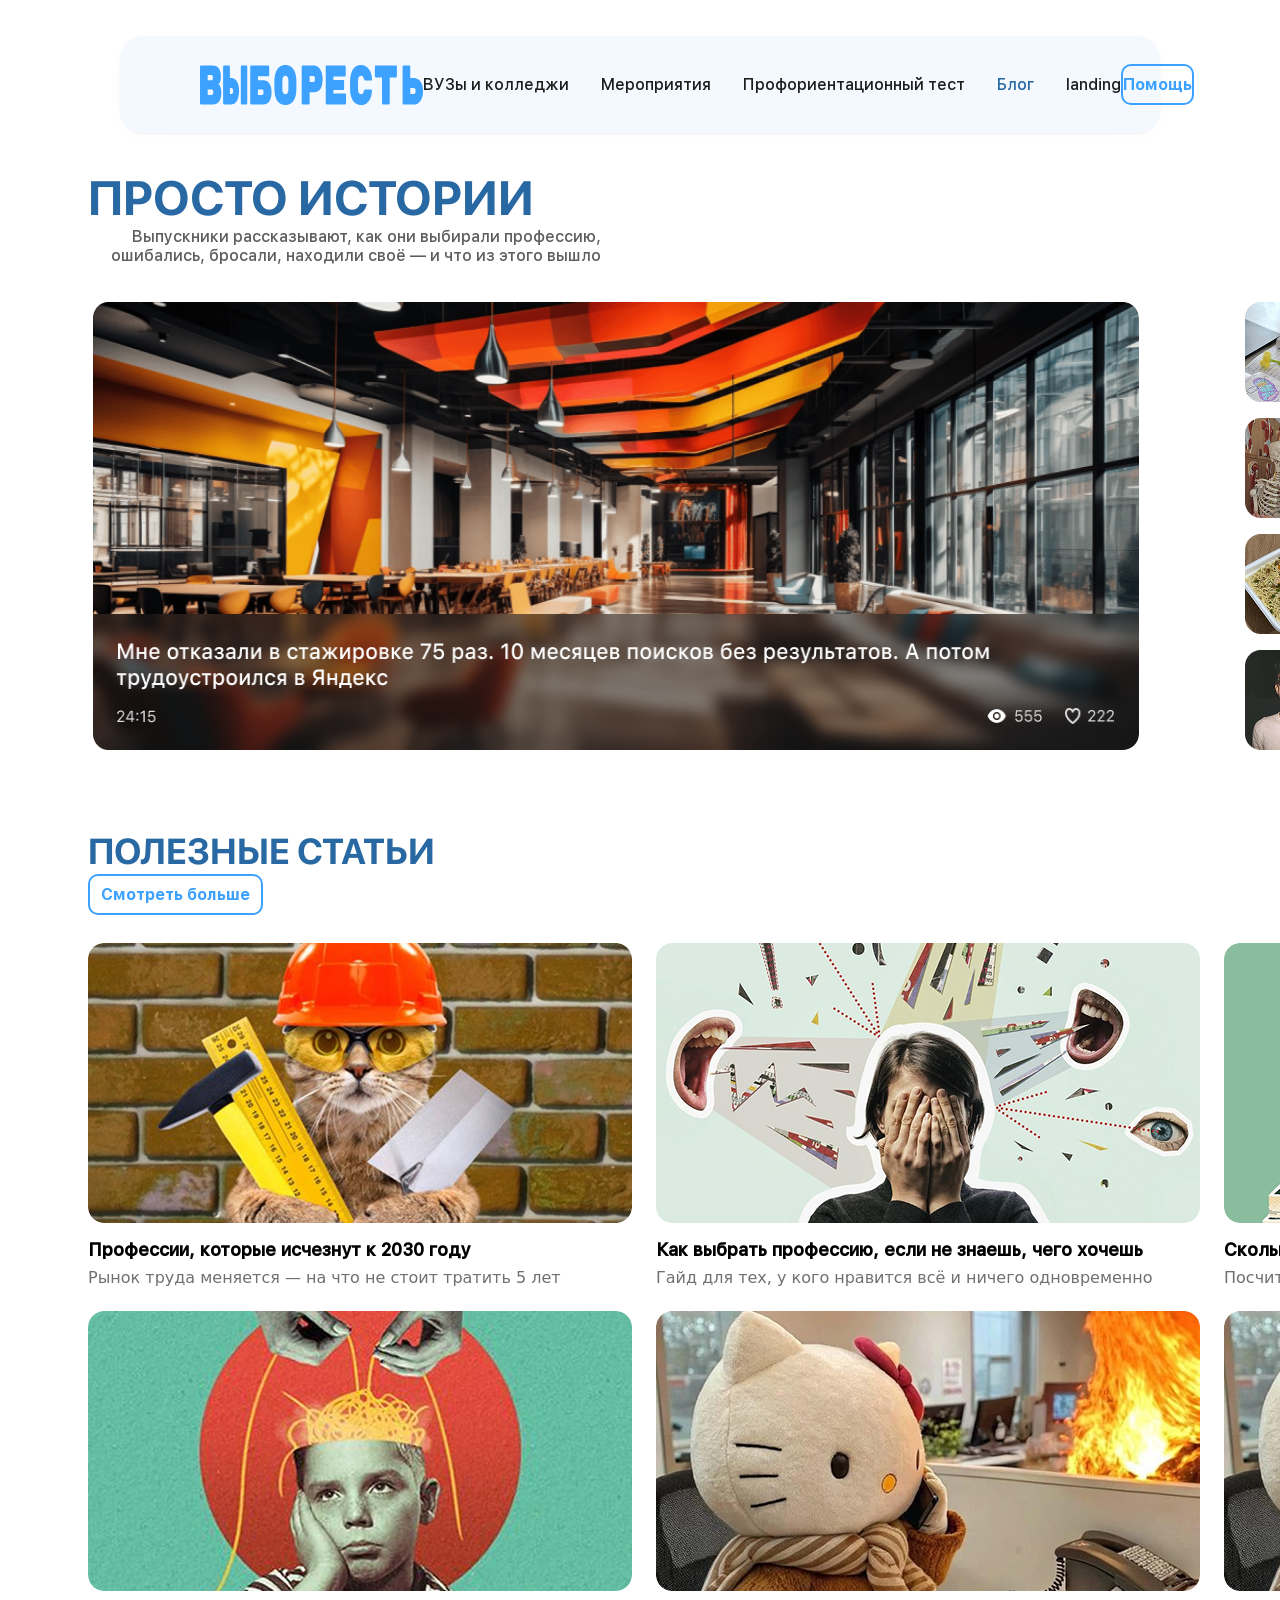
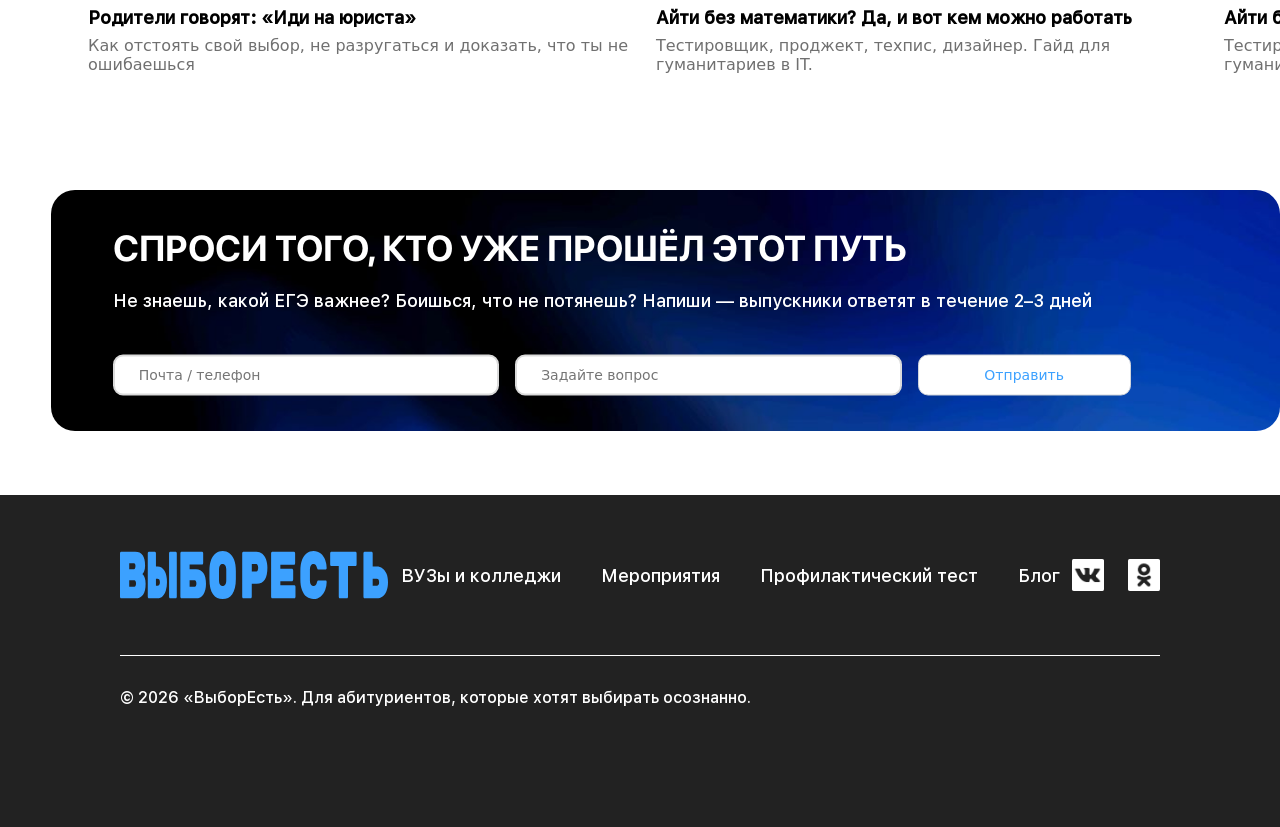
<file: pp2/blog.html>
<!DOCTYPE html>
<html lang="en">
<head>
    <meta charset="UTF-8">
    <meta name="viewport" content="width=device-width, initial-scale=1.0">
    <title>Блог</title>
    <link rel="stylesheet" href="style.css">
</head>
<body>
    <div class="head">
        <header class="header">
            <div class="container">
                <a href="./main.html">
                    <img class="logo-img" src="./img/logov.svg" alt="Фотография логотипа Выборесть">
                </a>
                <ul class="nav-menu">
                    <li class="nav-item"><a href="./catalog.html">ВУЗы и колледжи</a></li>
                    <li class="nav-item"><a href="./event.html">Мероприятия</a></li>
                    <li class="nav-item"><a href="./test.html">Профориентационный тест</a></li>
                    <li class="nav-item"><a href="#" style="color: #2868A3;">Блог</a></li>
                    <li class="nav-item"><a href="pp3/index.html">landing</a></li>
                </ul>
                <button>Помощь</button>
            </div>
        </header>
    </div>
    <div class="main" style="padding-left: 4%;">
        <div class="profession1" style="gap: 38%; justify-content: normal;">
            <h1 style="flex: none;">Просто истории</h1>
            <div class="container">
                <p style="width: 513px; height: 38px; text-align: right;">Выпускники рассказывают, как они выбирали профессию, ошибались, бросали, находили своё — и что из этого вышло</p>
            </div>
        </div>

        <div class="block" style="display: flex; width: 1680px; justify-content: space-between;">
            <div class="left">
                <img src="./img/blog.png" alt="" style="width: 1088px; height: 448px; border-radius: 16px; padding-left: 13%;">
            </div>
            <div class="right"  style="display: grid; gap: 16px;">
                <div class="w">
                    <img src="./img/blog1.png" alt="">
                    <div class="wi">
                        <h1>Как я залетела в Вышку без репетиторов</h1>
                        <div class="wt">
                            <p>12:40</p>
                            <div class="wa">
                                <div style=" display: flex; align-items: center; gap: 8px;">
                                    <img src="./img/blog5.svg" alt="">
                                    <p>555</p>
                                </div>
                                <div style=" display: flex; align-items: center; gap: 8px;">
                                    <img src="./img/blog6.svg" alt="">
                                    <p>222</p>
                                </div>
                            </div>
                        </div>
                    </div>
                </div>
                <div class="w">
                    <img src="./img/blog2.png" alt="">
                    <div class="wi">
                        <h1>Как я залетела в Вышку без репетиторов</h1>
                        <div class="wt">
                            <p>12:40</p>
                            <div class="wa">
                                <div style=" display: flex; align-items: center; gap: 8px;">
                                    <img src="./img/blog5.svg" alt="">
                                    <p>555</p>
                                </div>
                                <div style=" display: flex; align-items: center; gap: 8px;">
                                    <img src="./img/blog6.svg" alt="">
                                    <p>222</p>
                                </div>
                            </div>
                        </div>
                    </div>
                </div>
                <div class="w">
                    <img src="./img/blog3.png" alt="">
                    <div class="wi">
                        <h1>Как я залетела в Вышку без репетиторов</h1>
                        <div class="wt">
                            <p>12:40</p>
                            <div class="wa">
                                <div style=" display: flex; align-items: center; gap: 8px;">
                                    <img src="./img/blog5.svg" alt="">
                                    <p>555</p>
                                </div>
                                <div style=" display: flex; align-items: center; gap: 8px;">
                                    <img src="./img/blog6.svg" alt="">
                                    <p>222</p>
                                </div>
                            </div>
                        </div>
                    </div>
                </div>
                <div class="w">
                    <img src="./img/blog4.png" alt="">
                    <div class="wi">
                        <h1>Как я залетела в Вышку без репетиторов</h1>
                        <div class="wt">
                            <p>12:40</p>
                            <div class="wa">
                                <div style=" display: flex; align-items: center; gap: 8px;">
                                    <img src="./img/blog5.svg" alt="">
                                    <p>555</p>
                                </div>
                                <div style=" display: flex; align-items: center; gap: 8px;">
                                    <img src="./img/blog6.svg" alt="">
                                    <p>222</p>
                                </div>
                            </div>
                        </div>
                    </div>
                </div>
            </div>
        </div>

        <div class="profession1" style="gap: 67%; justify-content: normal; padding-top: 80px; padding-bottom: 28px;">
            <h1 style="flex: none; font-size: 36px;">Полезные статьи</h1>
            <div class="container">
                <a href="#"><button> Смотреть больше</button></a>
            </div>
        </div>
        <div class="cards-grido" style="padding-bottom: 24px;">
            <div class="productСard">
                <img src="./img/blogimg.png" alt="">
                <div style="display: flex; gap: 8px; flex-direction: column;">
                    <h1>Профессии, которые исчезнут к 2030 году</h1>
                    <p>Рынок труда меняется — на что не стоит тратить 5 лет </p>
                </div>
            </div>
            <div class="productСard">
                <img src="./img/blogimg2.png" alt="">
                <div style="display: flex; gap: 8px; flex-direction: column;">
                    <h1>Как выбрать профессию, если не знаешь, чего хочешь</h1>
                    <p>Гайд для тех, у кого нравится всё и ничего одновременно</p>
                </div>
            </div>
            <div class="productСard">
                <img src="./img/blogimg3.png" alt="">
                <div style="display: flex; gap: 8px; flex-direction: column;">
                    <h1>Сколько на самом деле тратит студент в месяц</h1>
                    <p>Посчитали бюджет московского и регионального студента.</p>
                </div>
            </div>
        </div>
        <div class="cards-grido">
            <div class="productСard">
                <img src="./img/blogimg4.png" alt="">
                <div style="display: flex; gap: 8px; flex-direction: column;">
                    <h1>Родители говорят: «Иди на юриста»</h1>
                    <p>Как отстоять свой выбор, не разругаться и доказать, что ты не ошибаешься</p>
                </div>
            </div>
            <div class="productСard">
                <img src="./img/blogimg5.png" alt="">
                <div style="display: flex; gap: 8px; flex-direction: column;">
                    <h1>Айти без математики? Да, и вот кем можно работать</h1>
                    <p>Тестировщик, проджект, техпис, дизайнер. Гайд для гуманитариев в IT.</p>
                </div>
            </div>
            <div class="productСard" style="padding-bottom: 80px;">
                <img src="./img/blogimg5.png" alt="">
                <div style="display: flex; gap: 8px; flex-direction: column;">
                    <h1>Айти без математики? Да, и вот кем можно работать</h1>
                    <p>Тестировщик, проджект, техпис, дизайнер. Гайд для гуманитариев в IT.</p>
                </div>
            </div>
        </div>

        <div class="iuu" style="position: relative; width: 100%; max-width: 1680px; margin: 0 auto;">
            <!-- Фоновое изображение -->
            <img src="./img/fonq.png" alt="Баннер" style="width: 100%; max-width: 1680px; height: auto; border-radius: 24px; display: block;">
            
            <!-- Текстовый блок поверх картинки (слева) -->
            <div style=" display: flex; flex-direction: column; width: 1018px; position: absolute; top: 50%; left: 5%; transform: translateY(-50%); gap: 24px; color: #2868A3; text-align: left;">
                
                <!-- Заголовок h1 -->
                <div  class="ppp">
                    <h1>
                        Спроси того, кто уже прошёл этот путь
                    </h1>
                    <p>Не знаешь, какой ЕГЭ важнее? Боишься, что не потянешь? Напиши — выпускники ответят в течение 2–3 дней</p>
                </div>
                <form action="" method="post" style="display: flex; gap: 16px; background: transparent; margin: 0; padding: 0;">
                    <input type="text" placeholder="Почта / телефон" style="width: 386.5px; height: 41px; border-radius: 10px; border-width: 2px; border-style: solid; border-color: #DBDBDB; padding-top: 10px; padding-right: 24px; padding-bottom: 10px; padding-left: 24px; font-size: 14px; font-family: inherit; outline: none; box-sizing: border-box;">
                    <input type="text" placeholder="Задайте вопрос" style="width: 386.5px; height: 41px; border-radius: 10px; border-width: 2px; border-style: solid; border-color: #DBDBDB;  padding-top: 10px; padding-right: 24px; padding-bottom: 10px; padding-left: 24px; font-size: 14px; font-family: inherit; outline: none; box-sizing: border-box;">
                    <button type="submit" style="width: 213px; height: 41px; border-radius: 10px; background: #ffffff; border: 1px solid #d1d5db; padding-top: 10px; padding-right: 56px; padding-bottom: 10px; padding-left: 56px; font-size: 14px; font-weight: 500; font-family: inherit; color: #3CA1FF; cursor: pointer; white-space: nowrap; box-sizing: border-box;">Отправить</button>
                </form>
            
                
            </div>
        </div>
    </div>

    <footer class="footer">
        <div class="footer-container">
            <div class="footer-logo">
                <a href="./main.html">
                    <img class="footer-logo-img" src="./img/logov.svg" alt="Выборесть">
                </a>
            </div>
            <ul class="footer-nav">
                <li><a href="./catalog.html">ВУЗы и колледжи</a></li>
                <li><a href="./event.html">Мероприятия</a></li>
                <li><a href="./test.html">Профилактический тест</a></li>
                <li><a href="./blog.html">Блог</a></li>
            </ul>
            <div class="s">
                <img src="./img/vk.png" alt="Вк">
                <img src="./img/Vector (2).png" alt="Однокласники">
            </div>
            <div class="footer-copyright">
                <p>© 2026 «ВыборЕсть». Для абитуриентов, которые хотят выбирать осознанно.</p>
            </div>
        </div>
    </footer>
</body>
</html>
</file>
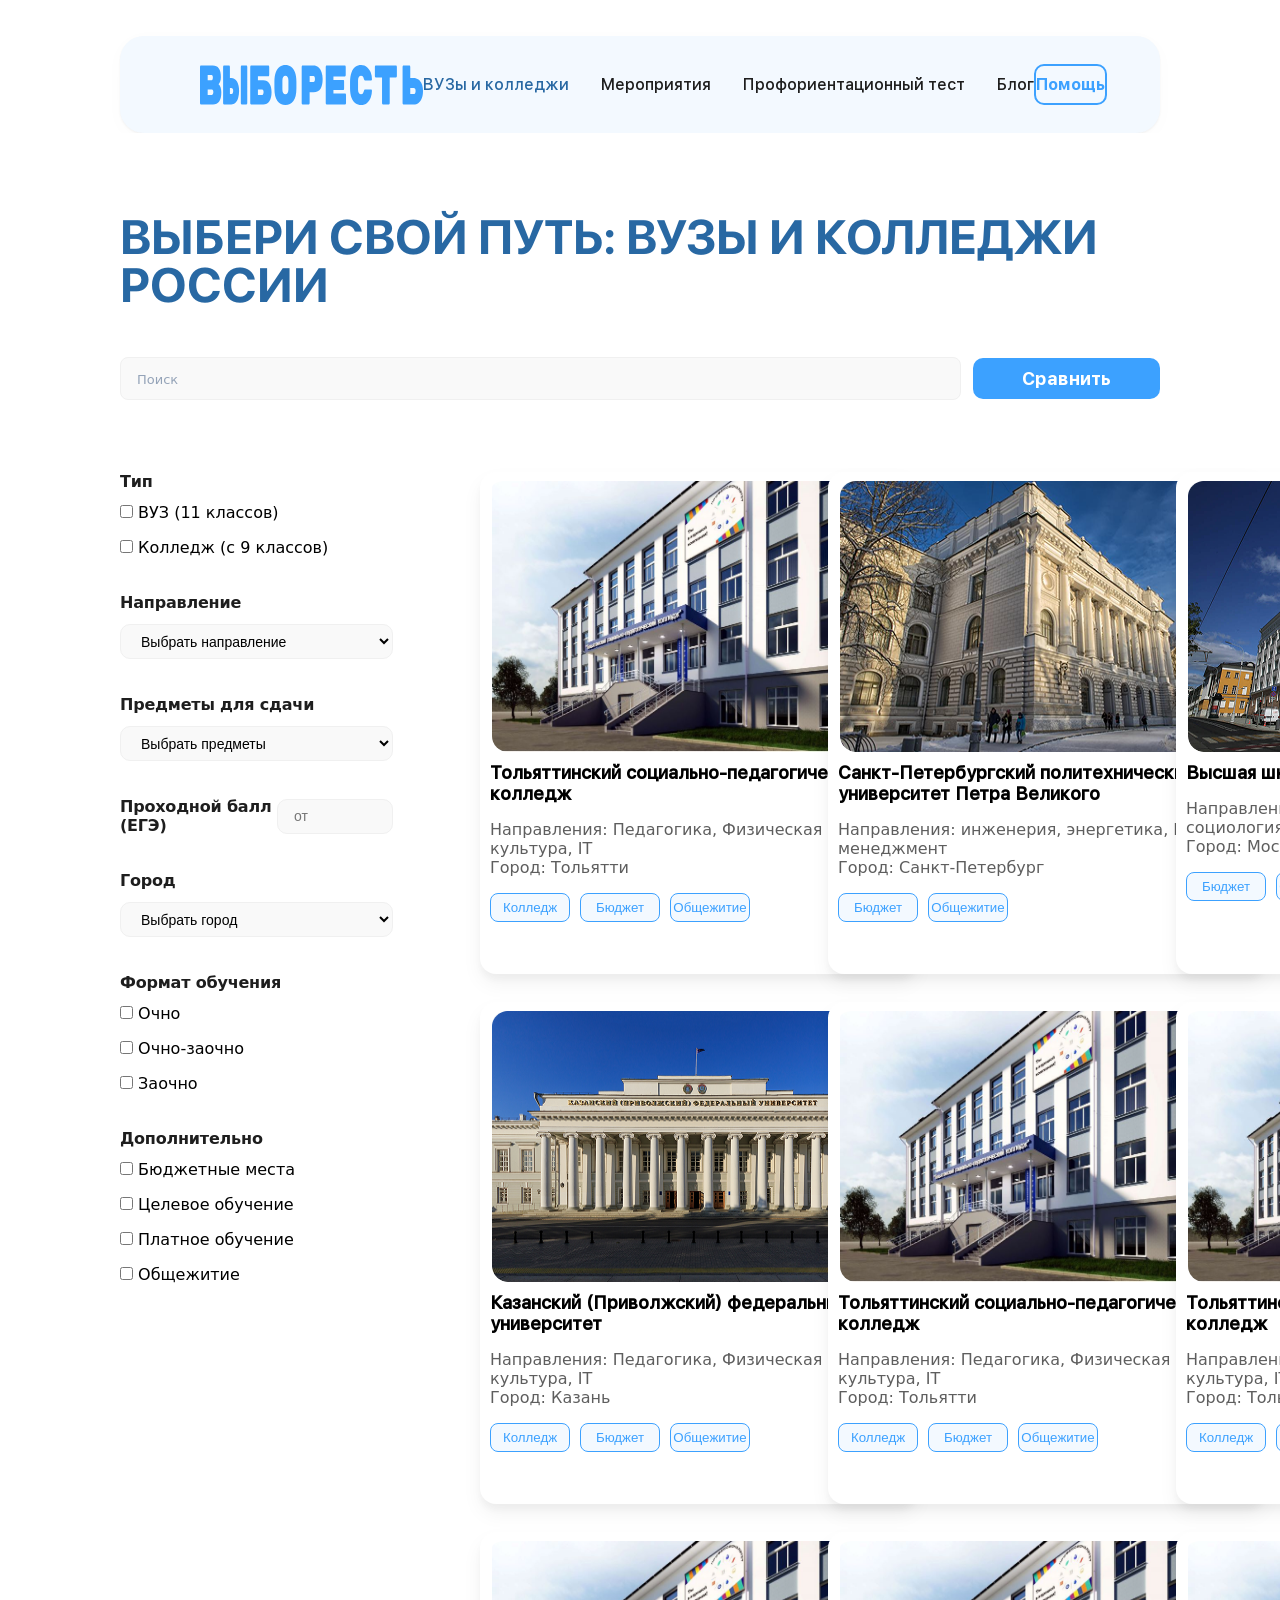
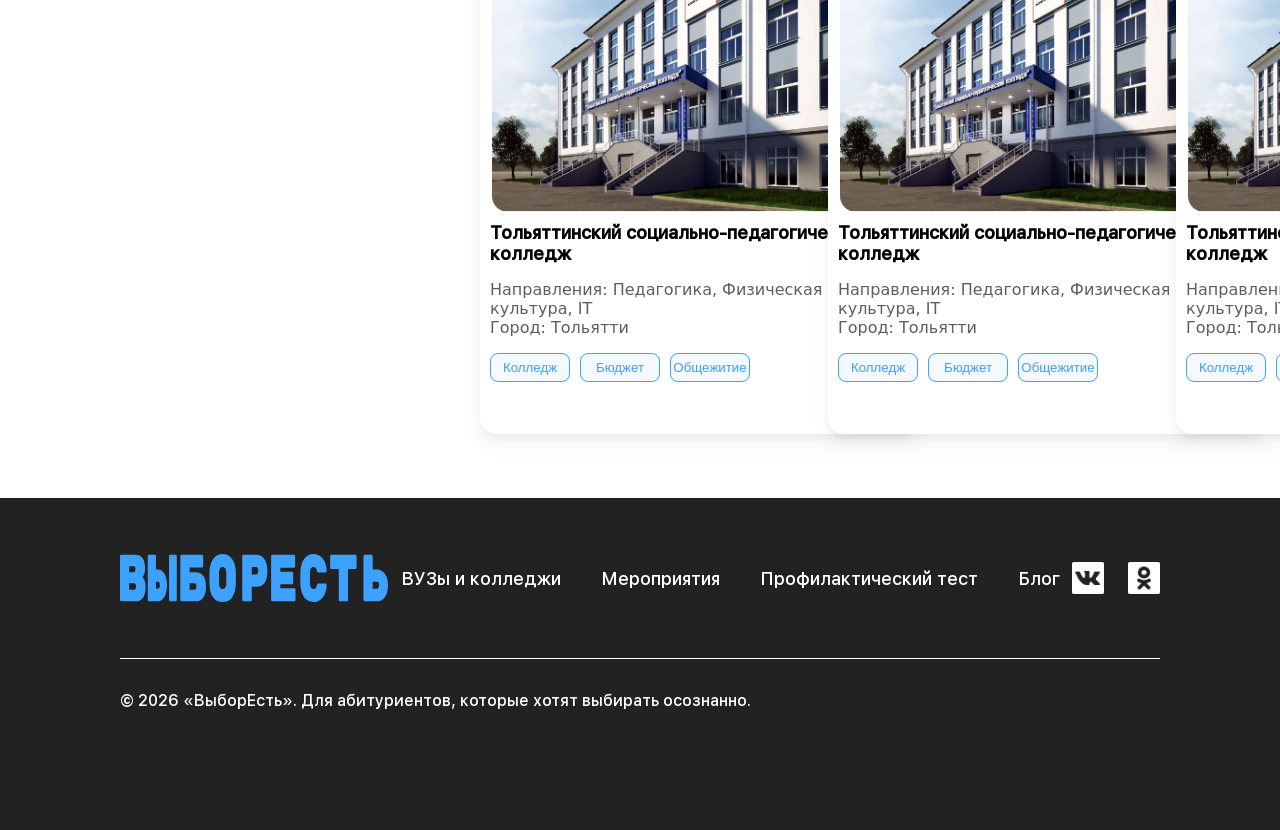
<file: pp2/catalog.html>
<!DOCTYPE html>
<html lang="en">
<head>
    <meta charset="UTF-8">
    <meta name="viewport" content="width=device-width, initial-scale=1.0">
    <title>ВУЗы и колледжи</title>
    <link rel="stylesheet" href="style.css">
</head>
<body>
    <div class="head">
        <header class="header">
            <div class="container">
                <a href="./main.html">
                    <img class="logo-img" src="./img/logov.svg" alt="Фотография логотипа Выборесть">
                </a>
                <ul class="nav-menu">
                    <li class="nav-item"><a href="#" style="color: #2868A3;">ВУЗы и колледжи</a></li>
                    <li class="nav-item"><a href="./event.html">Мероприятия</a></li>
                    <li class="nav-item"><a href="./test.html">Профориентационный тест</a></li>
                    <li class="nav-item"><a href="./blog.html">Блог</a></li>
                </ul>
                <button>Помощь</button>
            </div>
        </header>
    </div>
    <div class="main">
        <div class="one">
            <div class="two">
                <h1>Выбери свой путь: вузы и колледжи России</h1>
                <div class="intb">
                    <input type="text" placeholder="Поиск">
                    <button>Сравнить</button>
                </div>
            </div>
        </div>
        <div class="catalog-layout">
             <!-- Левая часть: фильтры -->
        <div class="left">
            <div class="filter-section">
                <div class="filter-label">Тип</div>
                <div class="type-buttons">
                    <label class="format-item">
                        <input type="checkbox"> ВУЗ (11 классов)
                    </label>
                    <label class="format-item">
                        <input type="checkbox"> Колледж (с 9 классов)
                    </label>
                </div>
            </div>

            <div class="filter-section">
                <div class="filter-label">Направление</div>
                <select class="direction-select">
                    <option>Выбрать направление</option>
                    <option>IT и цифровые технологии</option>
                    <option>Бизнес и управление</option>
                    <option>Педагогика</option>
                    <option>Инженерия</option>
                </select>
            </div>

           
            <div class="filter-section">
                <div class="filter-label">Предметы для сдачи</div>
                <select class="subjects-box">
                    <option>Выбрать предметы</option>
                    <option>Информатика</option>
                    <option>Химия</option>
                    <option>Литература</option>
                    <option>Истоория</option>
                </select>
            </div>

            <div class="filter-sectiont">
                <div class="filter-label">Проходной балл (ЕГЭ)</div>
                <input type="text" class="score-input" placeholder="от">
            </div>

            <div class="filter-section">
                <div class="filter-label">Город</div>
                <select class="city-select">
                    <option>Выбрать город</option>
                    <option>Москва</option>
                    <option>Санкт-Петербург</option>
                    <option>Тольятти</option>
                    <option>Казань</option>
                </select>
            </div>

            <div class="filter-section">
                <div class="filter-label">Формат обучения</div>
                <div class="format-options">
                    <label class="format-item">
                        <input type="checkbox"> Очно
                    </label>
                    <label class="format-item">
                        <input type="checkbox"> Очно-заочно
                    </label>
                    <label class="format-item">
                        <input type="checkbox"> Заочно
                    </label>
                </div>
            </div>

            <div class="filter-section">
                <div class="filter-label">Дополнительно</div>
                <div class="additional-options">
                    <label class="format-item">
                        <input type="checkbox"> Бюджетные места
                    </label>
                    <label class="format-item">
                        <input type="checkbox"> Целевое обучение
                    </label>
                    <label class="format-item">
                        <input type="checkbox"> Платное обучение
                    </label>
                    <label class="format-item">
                        <input type="checkbox"> Общежитие
                    </label>
                </div>
            </div>
        </div>
        <div class="right">
            <div class="cards-grid">
            
                <!-- 1. Тольяттинский социально-педагогический колледж -->
                <div class="card">
                    <img src="./img/tspk.png" alt="ТСПК">
                    <div class="card-content">
                        <h1>Тольяттинский социально-педагогический колледж</h1>
                        <div class="textcat">
                            <p>Направления: Педагогика, Физическая культура, IT</p>
                            <p>Город: Тольятти</p>
                        </div>
                        <div class="bst">
                            <div class="buttons">
                                <button>Колледж</button>
                                <button>Бюджет</button>
                                <button>Общежитие</button>
                            </div>
                            <img src="./img/Star 2.png" alt="" style="width: auto; height: auto; padding: 0;">
                        </div>
                    </div>
                </div>
                 <!-- 2. Санкт-Петербургский политехнический университет Петра Великого -->
                 <div class="card">
                    <img src="./img/pol.png" alt="">
                    <div class="card-content">
                        <h1>Санкт-Петербургский политехнический университет Петра Великого</h1>
                        <div class="textcat">
                            <p>Направления: инженерия, энергетика, IT, менеджмент</p>
                            <p>Город: Санкт-Петербург</p>
                        </div>
                        <div class="bst" style="gap: 40%;">
                            <div class="buttons">
                                <button>Бюджет</button>
                                <button>Общежитие</button>
                            </div>
                            <img src="./img/Star 3.png" alt="" style="width: auto; height: auto; padding: 0;">
                        </div>
                    </div>
                </div>

                 <!-- 3. Высшая школа экономики -->
                 <div class="card">
                    <img src="./img/v.png" alt="">
                    <div class="card-content">
                        <h1>Высшая школа экономики</h1>
                        <div class="textcat">
                            <p>Направления: экономика, менеджмент, IT, социология</p>
                            <p>Город: Москва</p>
                        </div>
                        <div class="bst" style="gap: 40%;">
                            <div class="buttons">
                                <button>Бюджет</button>
                                <button>Общежитие</button>
                            </div>
                            <img src="./img/Star 3.png" alt="" style="width: auto; height: auto; padding: 0;">
                        </div>
                    </div>
                </div>

                 <!-- 4. Казанский (Приволжский) федеральный университет -->
                 <div class="card">
                    <img src="./img/z.png" alt="ТСПК">
                    <div class="card-content">
                        <h1>Казанский (Приволжский) федеральный университет</h1>
                        <div class="textcat">
                            <p>Направления: Педагогика, Физическая культура, IT</p>
                            <p>Город: Казань</p>
                        </div>
                        <div class="bst">
                            <div class="buttons">
                                <button>Колледж</button>
                                <button>Бюджет</button>
                                <button>Общежитие</button>
                            </div>
                            <img src="./img/Star 3.png" alt="" style="width: auto; height: auto; padding: 0;">
                        </div>
                    </div>
                </div>

                 <!-- 5. Тольяттинский социально-педагогический колледж -->
                 <div class="card">
                    <img src="./img/tspk.png" alt="ТСПК">
                    <div class="card-content">
                        <h1>Тольяттинский социально-педагогический колледж</h1>
                        <div class="textcat">
                            <p>Направления: Педагогика, Физическая культура, IT</p>
                            <p>Город: Тольятти</p>
                        </div>
                        <div class="bst">
                            <div class="buttons">
                                <button>Колледж</button>
                                <button>Бюджет</button>
                                <button>Общежитие</button>
                            </div>
                            <img src="./img/Star 2.png" alt="" style="width: auto; height: auto; padding: 0;">
                        </div>
                    </div>
                </div>

                 <!-- 6. Тольяттинский социально-педагогический колледж -->
                 <div class="card">
                    <img src="./img/tspk.png" alt="ТСПК">
                    <div class="card-content">
                        <h1>Тольяттинский социально-педагогический колледж</h1>
                        <div class="textcat">
                            <p>Направления: Педагогика, Физическая культура, IT</p>
                            <p>Город: Тольятти</p>
                        </div>
                        <div class="bst">
                            <div class="buttons">
                                <button>Колледж</button>
                                <button>Бюджет</button>
                                <button>Общежитие</button>
                            </div>
                            <img src="./img/Star 2.png" alt="" style="width: auto; height: auto; padding: 0;">
                        </div>
                    </div>
                </div>

                 <!-- 7. Тольяттинский социально-педагогический колледж -->
                 <div class="card">
                    <img src="./img/tspk.png" alt="ТСПК">
                    <div class="card-content">
                        <h1>Тольяттинский социально-педагогический колледж</h1>
                        <div class="textcat">
                            <p>Направления: Педагогика, Физическая культура, IT</p>
                            <p>Город: Тольятти</p>
                        </div>
                        <div class="bst">
                            <div class="buttons">
                                <button>Колледж</button>
                                <button>Бюджет</button>
                                <button>Общежитие</button>
                            </div>
                            <img src="./img/Star 2.png" alt="" style="width: auto; height: auto; padding: 0;">
                        </div>
                    </div>
                </div>

                 <!-- 8. Тольяттинский социально-педагогический колледж -->
                 <div class="card">
                    <img src="./img/tspk.png" alt="ТСПК">
                    <div class="card-content">
                        <h1>Тольяттинский социально-педагогический колледж</h1>
                        <div class="textcat">
                            <p>Направления: Педагогика, Физическая культура, IT</p>
                            <p>Город: Тольятти</p>
                        </div>
                        <div class="bst">
                            <div class="buttons">
                                <button>Колледж</button>
                                <button>Бюджет</button>
                                <button>Общежитие</button>
                            </div>
                            <img src="./img/Star 2.png" alt="" style="width: auto; height: auto; padding: 0;">
                        </div>
                    </div>
                </div>
                
                 <!-- 9. Тольяттинский социально-педагогический колледж -->
                 <div class="card">
                    <img src="./img/tspk.png" alt="ТСПК">
                    <div class="card-content">
                        <h1>Тольяттинский социально-педагогический колледж</h1>
                        <div class="textcat">
                            <p>Направления: Педагогика, Физическая культура, IT</p>
                            <p>Город: Тольятти</p>
                        </div>
                        <div class="bst">
                            <div class="buttons">
                                <button>Колледж</button>
                                <button>Бюджет</button>
                                <button>Общежитие</button>
                            </div>
                            <img src="./img/Star 2.png" alt="" style="width: auto; height: auto; padding: 0;">
                        </div>
                    </div>
                </div>
            </div>
        </div>
    </div>
    </div>
    <footer class="footer">
        <div class="footer-container">
            <div class="footer-logo">
                <img class="footer-logo-img" src="./img/logov.svg" alt="Выборесть">
            </div>
            <ul class="footer-nav">
                <li><a href="./catalog.html">ВУЗы и колледжи</a></li>
                <li><a href="./event.html">Мероприятия</a></li>
                <li><a href="./test.html">Профилактический тест</a></li>
                <li><a href="./blog.html">Блог</a></li>
            </ul>
            <div class="s">
                <img src="./img/vk.png" alt="Вк">
                <img src="./img/Vector (2).png" alt="Однокласники">
            </div>
            <div class="footer-copyright">
                <p>© 2026 «ВыборЕсть». Для абитуриентов, которые хотят выбирать осознанно.</p>
            </div>
        </div>
    </footer>
</body>
</html>
</file>
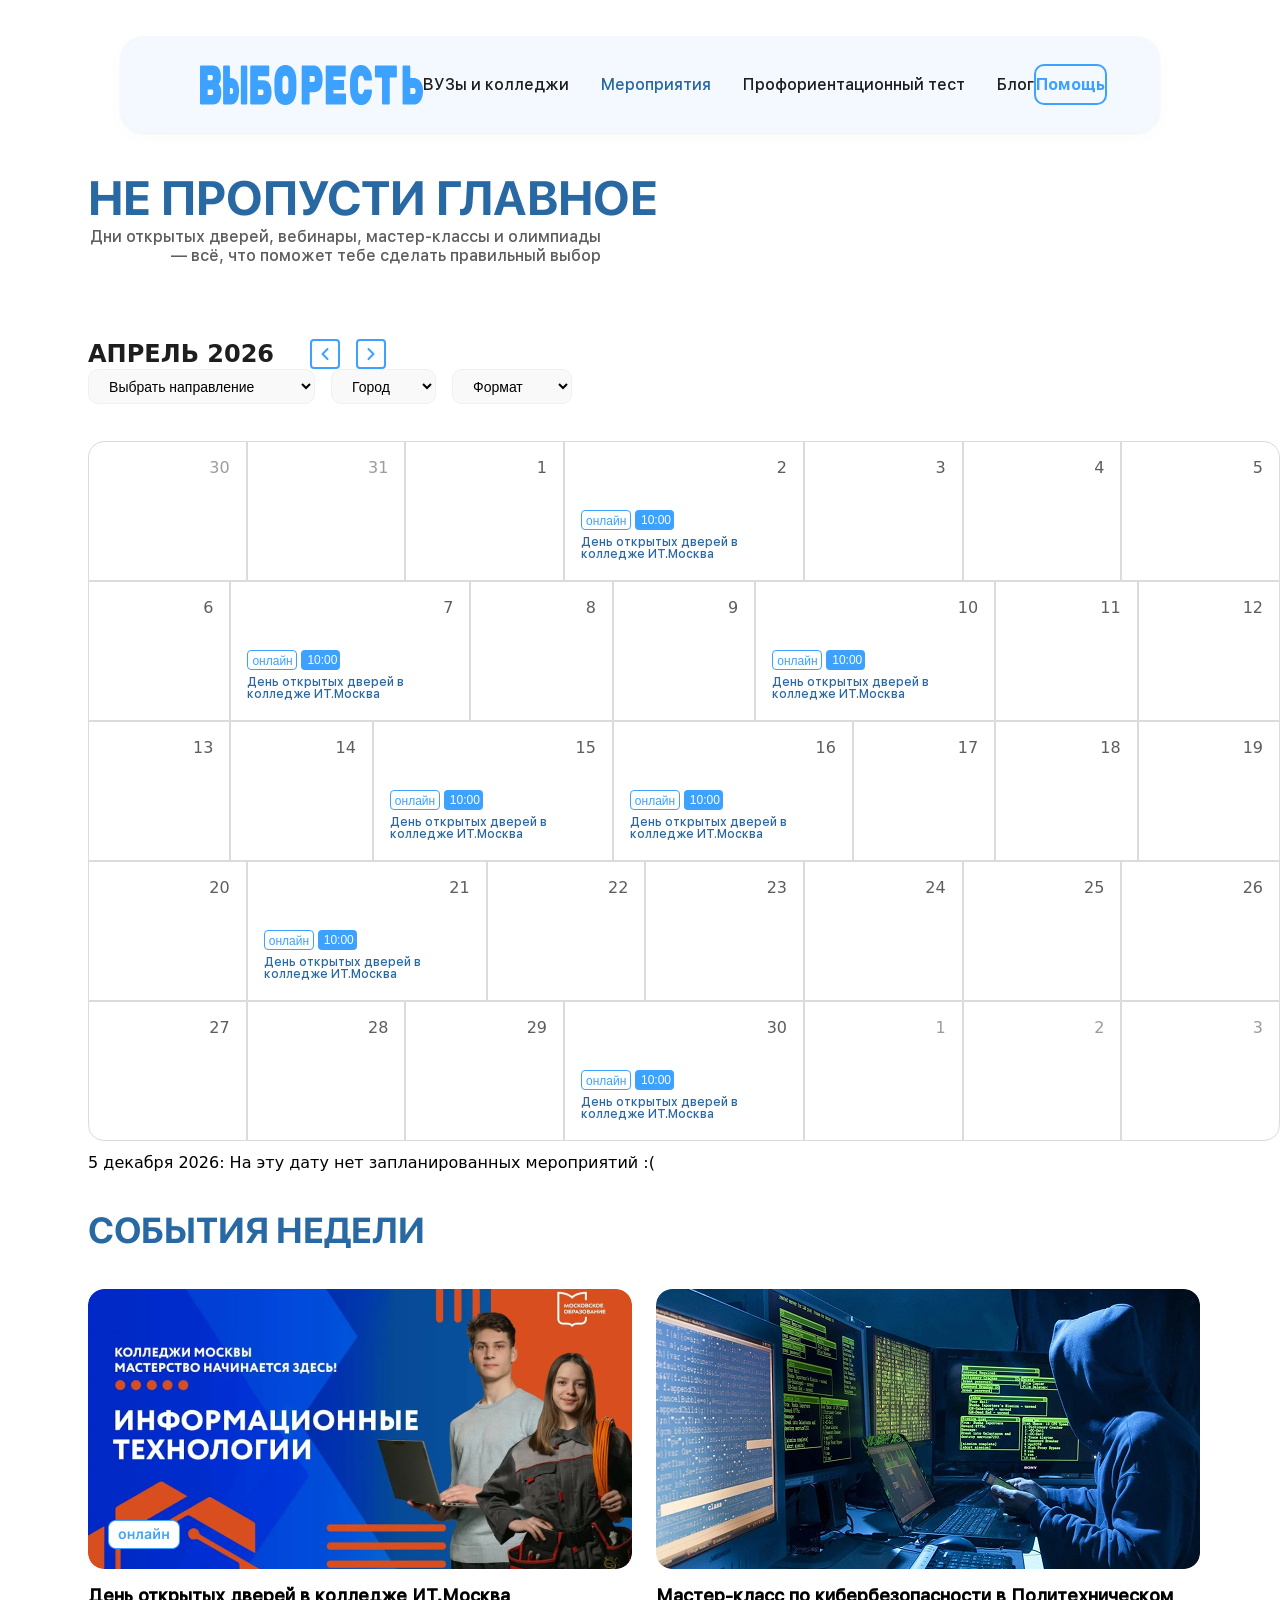
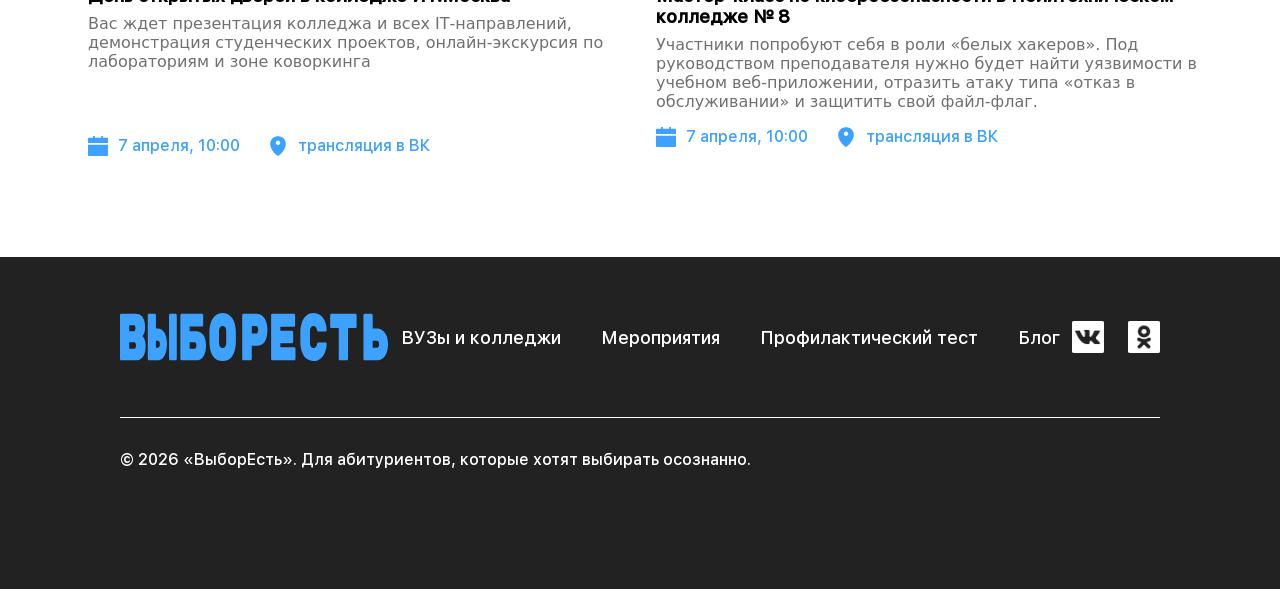
<file: pp2/event.html>
<!DOCTYPE html>
<html lang="en">
<head>
    <meta charset="UTF-8">
    <meta name="viewport" content="width=device-width, initial-scale=1.0">
    <title>Мероприятия</title>
    <link rel="stylesheet" href="style.css">
</head>
<body>
    <div class="head">
        <header class="header">
            <div class="container">
                <a href="./main.html">
                    <img class="logo-img" src="./img/logov.svg" alt="Фотография логотипа Выборесть">
                </a>
                <ul class="nav-menu">
                    <li class="nav-item"><a href="catalog.html">ВУЗы и колледжи</a></li>
                    <li class="nav-item"><a href="#" style="color: #2868A3;">Мероприятия</a></li>
                    <li class="nav-item"><a href="./test.html">Профориентационный тест</a></li>
                    <li class="nav-item"><a href="./blog.html">Блог</a></li>
                </ul>
                <button>Помощь</button>
            </div>
        </header>
    </div>
    <div class="main" style="padding-left: 4%;">
        <div class="profession1" style="gap: 33%; justify-content: normal;">
            <h1 style="flex: none;">Не пропусти главное</h1>
            <div class="container">
                <p style="width: 513px; height: 38px; text-align: right;">Дни открытых дверей, вебинары, мастер-классы и олимпиады — всё, что поможет тебе сделать правильный выбор</p>
            </div>
        </div>
        <div class="calendar">
            <div class="pq" style="display: flex;">
                <div style="display: flex; gap: 36px; align-items: center;">
                    <h1 style="margin: 0;">Апрель 2026</h1>
                    <div style="width: 76px; display: flex; gap: 16px;">
                        <img src="./img/btn.svg" alt="">
                        <img src="./img/btn2.svg" alt="">
                    </div>
                </div>
                <div class="c">
                    <div class="filter-section">
                        <select class="direction-select" style="width: auto;">
                            <option>Выбрать направление</option>
                            <option>IT и цифровые технологии</option>
                            <option>Бизнес и управление</option>
                            <option>Педагогика</option>
                            <option>Инженерия</option>
                        </select>
                    </div>
                    
                    <div class="filter-section">
                        <select class="city-select" style="width: 105px;">
                            <option>Город</option>
                            <option>Москва</option>
                            <option>Санкт-Петербург</option>
                            <option>Тольятти</option>
                            <option>Казань</option>
                        </select>
                    </div>                    
                    <div class="filter-section">
                        <select class="format-select"  style="width: 120px;">
                            <option>Формат</option>
                            <option>Онлайн</option>
                            <option>Офлайн</option>
                        </select>
                    </div>
                </div>
                
            </div>
            <div class="l" style="display: flex; padding-left: 3%; flex-direction: column;">
                <div class="i" style="display: flex;">
                    <div class="r" style="width: 240px; height: 140px; transform: rotate(0deg); opacity: 1; gap: 10px; border-width: 1px; padding: 16px; border-top-left-radius: 16px; border: 1px solid #DBDBDB;">
                        <p style="color: #9C9C9C; text-align: right;">30</p>
                    </div>
                    <div class="r" style="width: 240px; height: 140px; transform: rotate(0deg); opacity: 1; gap: 10px; border-width: 1px; padding: 16px; border: 1px solid #DBDBDB;">
                        <p style="color: #9C9C9C; text-align: right;">31</p>
                    </div>
                    <div class="r" style="width: 240px; height: 140px; transform: rotate(0deg); opacity: 1; gap: 10px; border-width: 1px; padding: 16px; border: 1px solid #DBDBDB;">
                        <p style="color: #5E5E5E; text-align: right;">1</p>
                    </div>
                    <div class="r" style="width: 240px; height: 140px; transform: rotate(0deg); opacity: 1; gap: 10px; border-width: 1px; padding: 16px; border: 1px solid #DBDBDB;">
                        <p style="color: #5E5E5E; text-align: right;">2</p>
                        <div class="svgbut" style="width: 208px; height: 54px; gap: 6px; display: flex; flex-direction: column; padding-top: 16%;">
                            <div style="border-radius: 4px; height: 20px; gap: 4px; display: flex; flex-direction: row; align-items: center;">
                                <button style="width: 50px; height: 20px;  gap: 10px; padding-top: 4px; padding-right: 6px; padding-bottom: 4px; padding-left: 4px; border-radius: 4px; border-width: 1px; border: 1px solid #3CA1FF; background: transparent; font-weight: 500; font-size: 12px; line-height: 100%; letter-spacing: 0%; color: #3CA1FF;">онлайн</button>
                                <button style="width: 39px; height: 20px; gap: 10px; padding-top: 4px; padding-right: 6px; padding-bottom: 4px; padding-left: 6px; border-radius: 4px; background: #3CA1FF; border: none; font-weight: 500; font-size: 12px; line-height: 100%; letter-spacing: 0%; color: white;">10:00</button>
                            </div>
                            <p style="font-weight: 500; font-size: 12px; line-height: 100%; letter-spacing: 0%; color: #2868A3; margin: 0;">День открытых дверей в колледже ИТ.Москва</p>
                        </div>
                    </div>
                    <div class="r" style="width: 240px; height: 140px; transform: rotate(0deg); opacity: 1; gap: 10px; border-width: 1px; padding: 16px; border: 1px solid #DBDBDB;">
                        <p style="color: #5E5E5E; text-align: right;">3</p>
                    </div>
                    <div class="r" style="width: 240px; height: 140px; transform: rotate(0deg); opacity: 1; gap: 10px; border-width: 1px; padding: 16px; border: 1px solid #DBDBDB;">
                        <p style="color: #5E5E5E; text-align: right;">4</p>
                    </div>
                    <div class="r" style="width: 240px; height: 140px; transform: rotate(0deg); opacity: 1; gap: 10px; border-width: 1px; padding: 16px; border-top-right-radius: 16px; border: 1px solid #DBDBDB;">
                        <p style="color: #5E5E5E; text-align: right;">5</p>
                    </div>
                </div>
                <div class="i" style="display: flex;">
                    <div class="r" style="width: 240px; height: 140px; transform: rotate(0deg); opacity: 1; gap: 10px; border-width: 1px; padding: 16px;  border: 1px solid #DBDBDB;">
                        <p style="color: #5E5E5E; text-align: right;">6</p>
                    </div>
                    <div class="r" style="width: 240px; height: 140px; transform: rotate(0deg); opacity: 1; gap: 10px; border-width: 1px; padding: 16px; border: 1px solid #DBDBDB;">
                        <p style="color: #5E5E5E; text-align: right;">7</p>
                        <div class="svgbut" style="width: 208px; height: 54px; gap: 6px; display: flex; flex-direction: column; padding-top: 16%;">
                            <div style="border-radius: 4px; height: 20px; gap: 4px; display: flex; flex-direction: row; align-items: center;">
                                <button style="width: 50px; height: 20px;  gap: 10px; padding-top: 4px; padding-right: 6px; padding-bottom: 4px; padding-left: 4px; border-radius: 4px; border-width: 1px; border: 1px solid #3CA1FF; background: transparent; font-weight: 500; font-size: 12px; line-height: 100%; letter-spacing: 0%; color: #3CA1FF;">онлайн</button>
                                <button style="width: 39px; height: 20px; gap: 10px; padding-top: 4px; padding-right: 6px; padding-bottom: 4px; padding-left: 6px; border-radius: 4px; background: #3CA1FF; border: none; font-weight: 500; font-size: 12px; line-height: 100%; letter-spacing: 0%; color: white;">10:00</button>
                            </div>
                            <p style="font-weight: 500; font-size: 12px; line-height: 100%; letter-spacing: 0%; color: #2868A3; margin: 0;">День открытых дверей в колледже ИТ.Москва</p>
                        </div>
                    </div>
                    <div class="r" style="width: 240px; height: 140px; transform: rotate(0deg); opacity: 1; gap: 10px; border-width: 1px; padding: 16px; border: 1px solid #DBDBDB;">
                        <p style="color: #5E5E5E; text-align: right;">8</p>
                    </div>
                    <div class="r" style="width: 240px; height: 140px; transform: rotate(0deg); opacity: 1; gap: 10px; border-width: 1px; padding: 16px; border: 1px solid #DBDBDB;">
                        <p style="color: #5E5E5E; text-align: right;">9</p>
                    </div>
                    <div class="r" style="width: 240px; height: 140px; transform: rotate(0deg); opacity: 1; gap: 10px; border-width: 1px; padding: 16px; border: 1px solid #DBDBDB;">
                        <p style="color: #5E5E5E; text-align: right;">10</p>
                        <div class="svgbut" style="width: 208px; height: 54px; gap: 6px; display: flex; flex-direction: column; padding-top: 16%;">
                            <div style="border-radius: 4px; height: 20px; gap: 4px; display: flex; flex-direction: row; align-items: center;">
                                <button style="width: 50px; height: 20px;  gap: 10px; padding-top: 4px; padding-right: 6px; padding-bottom: 4px; padding-left: 4px; border-radius: 4px; border-width: 1px; border: 1px solid #3CA1FF; background: transparent; font-weight: 500; font-size: 12px; line-height: 100%; letter-spacing: 0%; color: #3CA1FF;">онлайн</button>
                                <button style="width: 39px; height: 20px; gap: 10px; padding-top: 4px; padding-right: 6px; padding-bottom: 4px; padding-left: 6px; border-radius: 4px; background: #3CA1FF; border: none; font-weight: 500; font-size: 12px; line-height: 100%; letter-spacing: 0%; color: white;">10:00</button>
                            </div>
                            <p style="font-weight: 500; font-size: 12px; line-height: 100%; letter-spacing: 0%; color: #2868A3; margin: 0;">День открытых дверей в колледже ИТ.Москва</p>
                        </div>
                    </div>
                    <div class="r" style="width: 240px; height: 140px; transform: rotate(0deg); opacity: 1; gap: 10px; border-width: 1px; padding: 16px; border: 1px solid #DBDBDB;">
                        <p style="color: #5E5E5E; text-align: right;">11</p>
                    </div> 
                    <div class="r" style="width: 240px; height: 140px; transform: rotate(0deg); opacity: 1; gap: 10px; border-width: 1px; padding: 16px; border: 1px solid #DBDBDB;">
                        <p style="color: #5E5E5E; text-align: right;">12</p>
                    </div>
                </div>
                <div class="i" style="display: flex;">
                    <div class="r" style="width: 240px; height: 140px; transform: rotate(0deg); opacity: 1; gap: 10px; border-width: 1px; padding: 16px;  border: 1px solid #DBDBDB;">
                        <p style="color: #5E5E5E; text-align: right;">13</p>
                    </div>
                    <div class="r" style="width: 240px; height: 140px; transform: rotate(0deg); opacity: 1; gap: 10px; border-width: 1px; padding: 16px; border: 1px solid #DBDBDB;">
                        <p style="color: #5E5E5E; text-align: right;">14</p>
                    </div>
                    <div class="r" style="width: 240px; height: 140px; transform: rotate(0deg); opacity: 1; gap: 10px; border-width: 1px; padding: 16px; border: 1px solid #DBDBDB;">
                        <p style="color: #5E5E5E; text-align: right;">15</p>
                        <div class="svgbut" style="width: 208px; height: 54px; gap: 6px; display: flex; flex-direction: column; padding-top: 16%;">
                            <div style="border-radius: 4px; height: 20px; gap: 4px; display: flex; flex-direction: row; align-items: center;">
                                <button style="width: 50px; height: 20px;  gap: 10px; padding-top: 4px; padding-right: 6px; padding-bottom: 4px; padding-left: 4px; border-radius: 4px; border-width: 1px; border: 1px solid #3CA1FF; background: transparent; font-weight: 500; font-size: 12px; line-height: 100%; letter-spacing: 0%; color: #3CA1FF;">онлайн</button>
                                <button style="width: 39px; height: 20px; gap: 10px; padding-top: 4px; padding-right: 6px; padding-bottom: 4px; padding-left: 6px; border-radius: 4px; background: #3CA1FF; border: none; font-weight: 500; font-size: 12px; line-height: 100%; letter-spacing: 0%; color: white;">10:00</button>
                            </div>
                            <p style="font-weight: 500; font-size: 12px; line-height: 100%; letter-spacing: 0%; color: #2868A3; margin: 0;">День открытых дверей в колледже ИТ.Москва</p>
                        </div>
                    </div>
                    <div class="r" style="width: 240px; height: 140px; transform: rotate(0deg); opacity: 1; gap: 10px; border-width: 1px; padding: 16px; border: 1px solid #DBDBDB;">
                        <p style="color: #5E5E5E; text-align: right;">16</p>
                        <div class="svgbut" style="width: 208px; height: 54px; gap: 6px; display: flex; flex-direction: column; padding-top: 16%;">
                            <div style="border-radius: 4px; height: 20px; gap: 4px; display: flex; flex-direction: row; align-items: center;">
                                <button style="width: 50px; height: 20px;  gap: 10px; padding-top: 4px; padding-right: 6px; padding-bottom: 4px; padding-left: 4px; border-radius: 4px; border-width: 1px; border: 1px solid #3CA1FF; background: transparent; font-weight: 500; font-size: 12px; line-height: 100%; letter-spacing: 0%; color: #3CA1FF;">онлайн</button>
                                <button style="width: 39px; height: 20px; gap: 10px; padding-top: 4px; padding-right: 6px; padding-bottom: 4px; padding-left: 6px; border-radius: 4px; background: #3CA1FF; border: none; font-weight: 500; font-size: 12px; line-height: 100%; letter-spacing: 0%; color: white;">10:00</button>
                            </div>
                            <p style="font-weight: 500; font-size: 12px; line-height: 100%; letter-spacing: 0%; color: #2868A3; margin: 0;">День открытых дверей в колледже ИТ.Москва</p>
                        </div>
                    </div>
                    <div class="r" style="width: 240px; height: 140px; transform: rotate(0deg); opacity: 1; gap: 10px; border-width: 1px; padding: 16px; border: 1px solid #DBDBDB;">
                        <p style="color: #5E5E5E; text-align: right;">17</p>
                    </div>
                    <div class="r" style="width: 240px; height: 140px; transform: rotate(0deg); opacity: 1; gap: 10px; border-width: 1px; padding: 16px; border: 1px solid #DBDBDB;">
                        <p style="color: #5E5E5E; text-align: right;">18</p>
                    </div> 
                    <div class="r" style="width: 240px; height: 140px; transform: rotate(0deg); opacity: 1; gap: 10px; border-width: 1px; padding: 16px; border: 1px solid #DBDBDB;">
                        <p style="color: #5E5E5E; text-align: right;">19</p>
                    </div>
                </div>
                <div class="i" style="display: flex;">
                    <div class="r" style="width: 240px; height: 140px; transform: rotate(0deg); opacity: 1; gap: 10px; border-width: 1px; padding: 16px;  border: 1px solid #DBDBDB;">
                        <p style="color: #5E5E5E; text-align: right;">20</p>
                    </div>
                    <div class="r" style="width: 240px; height: 140px; transform: rotate(0deg); opacity: 1; gap: 10px; border-width: 1px; padding: 16px; border: 1px solid #DBDBDB;">
                        <p style="color: #5E5E5E; text-align: right;">21</p>
                        <div class="svgbut" style="width: 208px; height: 54px; gap: 6px; display: flex; flex-direction: column; padding-top: 16%;">
                            <div style="border-radius: 4px; height: 20px; gap: 4px; display: flex; flex-direction: row; align-items: center;">
                                <button style="width: 50px; height: 20px;  gap: 10px; padding-top: 4px; padding-right: 6px; padding-bottom: 4px; padding-left: 4px; border-radius: 4px; border-width: 1px; border: 1px solid #3CA1FF; background: transparent; font-weight: 500; font-size: 12px; line-height: 100%; letter-spacing: 0%; color: #3CA1FF;">онлайн</button>
                                <button style="width: 39px; height: 20px; gap: 10px; padding-top: 4px; padding-right: 6px; padding-bottom: 4px; padding-left: 6px; border-radius: 4px; background: #3CA1FF; border: none; font-weight: 500; font-size: 12px; line-height: 100%; letter-spacing: 0%; color: white;">10:00</button>
                            </div>
                            <p style="font-weight: 500; font-size: 12px; line-height: 100%; letter-spacing: 0%; color: #2868A3; margin: 0;">День открытых дверей в колледже ИТ.Москва</p>
                        </div>
                    </div>
                    <div class="r" style="width: 240px; height: 140px; transform: rotate(0deg); opacity: 1; gap: 10px; border-width: 1px; padding: 16px; border: 1px solid #DBDBDB;">
                        <p style="color: #5E5E5E; text-align: right;">22</p>
                    </div>
                    <div class="r" style="width: 240px; height: 140px; transform: rotate(0deg); opacity: 1; gap: 10px; border-width: 1px; padding: 16px; border: 1px solid #DBDBDB;">
                        <p style="color: #5E5E5E; text-align: right;">23</p>
                    </div>
                    <div class="r" style="width: 240px; height: 140px; transform: rotate(0deg); opacity: 1; gap: 10px; border-width: 1px; padding: 16px; border: 1px solid #DBDBDB;">
                        <p style="color: #5E5E5E; text-align: right;">24</p>
                    </div>
                    <div class="r" style="width: 240px; height: 140px; transform: rotate(0deg); opacity: 1; gap: 10px; border-width: 1px; padding: 16px; border: 1px solid #DBDBDB;">
                        <p style="color: #5E5E5E; text-align: right;">25</p>
                    </div> 
                    <div class="r" style="width: 240px; height: 140px; transform: rotate(0deg); opacity: 1; gap: 10px; border-width: 1px; padding: 16px; border: 1px solid #DBDBDB;">
                        <p style="color: #5E5E5E; text-align: right;">26</p>
                    </div>
                </div>
                <div class="i" style="display: flex;">
                    <div class="r" style="width: 240px; height: 140px; transform: rotate(0deg); opacity: 1; gap: 10px; border-width: 1px; padding: 16px;  border: 1px solid #DBDBDB; border-bottom-left-radius: 16px; ">
                        <p style="color: #5E5E5E; text-align: right;">27</p>
                    </div>
                    <div class="r" style="width: 240px; height: 140px; transform: rotate(0deg); opacity: 1; gap: 10px; border-width: 1px; padding: 16px; border: 1px solid #DBDBDB;">
                        <p style="color: #5E5E5E; text-align: right;">28</p>
                    </div>
                    <div class="r" style="width: 240px; height: 140px; transform: rotate(0deg); opacity: 1; gap: 10px; border-width: 1px; padding: 16px; border: 1px solid #DBDBDB;">
                        <p style="color: #5E5E5E; text-align: right;">29</p>
                    </div>
                    <div class="r" style="width: 240px; height: 140px; transform: rotate(0deg); opacity: 1; gap: 10px; border-width: 1px; padding: 16px; border: 1px solid #DBDBDB;">
                        <p style="color: #5E5E5E; text-align: right;">30</p>
                        <div class="svgbut" style="width: 208px; height: 54px; gap: 6px; display: flex; flex-direction: column; padding-top: 16%;">
                            <div style="border-radius: 4px; height: 20px; gap: 4px; display: flex; flex-direction: row; align-items: center;">
                                <button style="width: 50px; height: 20px;  gap: 10px; padding-top: 4px; padding-right: 6px; padding-bottom: 4px; padding-left: 4px; border-radius: 4px; border-width: 1px; border: 1px solid #3CA1FF; background: transparent; font-weight: 500; font-size: 12px; line-height: 100%; letter-spacing: 0%; color: #3CA1FF;">онлайн</button>
                                <button style="width: 39px; height: 20px; gap: 10px; padding-top: 4px; padding-right: 6px; padding-bottom: 4px; padding-left: 6px; border-radius: 4px; background: #3CA1FF; border: none; font-weight: 500; font-size: 12px; line-height: 100%; letter-spacing: 0%; color: white;">10:00</button>
                            </div>
                            <p style="font-weight: 500; font-size: 12px; line-height: 100%; letter-spacing: 0%; color: #2868A3; margin: 0;">День открытых дверей в колледже ИТ.Москва</p>
                        </div>
                    </div>
                    <div class="r" style="width: 240px; height: 140px; transform: rotate(0deg); opacity: 1; gap: 10px; border-width: 1px; padding: 16px; border: 1px solid #DBDBDB;">
                        <p style="color: #9C9C9C; text-align: right;">1</p>
                    </div>
                    <div class="r" style="width: 240px; height: 140px; transform: rotate(0deg); opacity: 1; gap: 10px; border-width: 1px; padding: 16px; border: 1px solid #DBDBDB;">
                        <p style="color: #9C9C9C; text-align: right;">2</p>
                    </div>
                    <div class="r" style="width: 240px; height: 140px; transform: rotate(0deg); opacity: 1; gap: 10px; border-width: 1px; padding: 16px; border: 1px solid #DBDBDB; border-bottom-right-radius: 16px; ">
                        <p style="color: #9C9C9C; text-align: right;">3</p>
                    </div>
                </div>
            </div>

            
        </div>
        <div class="profession1">
            <h1 style="font-size: 36px;">События недели</h1>
        </div>
        <div class="cards-grido">
            <div class="productСard">
                <img src="./img/main1.png" alt="">
                <div style="display: flex; gap: 8px; flex-direction: column;">
                    <h1>День открытых дверей в колледже ИТ.Москва</h1>
                    <p>Вас ждет презентация колледжа и всех IT‑направлений, демонстрация студенческих проектов, онлайн‑экскурсия по лабораториям и зоне коворкинга</p>
                </div>
                <div class="date" style="padding-top: 9%;">
                    <div style="display: flex; gap: 10px;">
                        <img src="./img/date.svg" alt="" style="width: 20px; height: 20px; border-radius: 0;">
                        <p>7 апреля, 10:00</p>
                    </div>
                    <div style="display: flex; gap: 10px;">
                        <img src="./img/date2.svg" alt="" style="width: 20px; height: 20px;">
                        <p>трансляция в ВК</p>
                    </div>
                </div>
            </div>
            <div class="productСard">
                <img src="./img/main2.png" alt="">
                <div style="display: flex; gap: 8px; flex-direction: column;">
                    <h1>Мастер‑класс по кибербезопасности в Политехническом колледже № 8</h1>
                    <p>Участники попробуют себя в роли «белых хакеров». Под руководством преподавателя нужно будет найти уязвимости в учебном веб‑приложении, отразить атаку типа «отказ в обслуживании» и защитить свой файл‑флаг.</p>
                </div>
                <div class="date">
                    <div style="display: flex; gap: 10px;">
                        <img src="./img/date.svg" alt="" style="width: 20px; height: 20px; border-radius: 0;">
                        <p>7 апреля, 10:00</p>
                    </div>
                    <div style="display: flex; gap: 10px;">
                        <img src="./img/date2.svg" alt="" style="width: 20px; height: 20px;">
                        <p>трансляция в ВК</p>
                    </div>
                </div>
            </div>
        </div>
    
    </div>

    <footer class="footer">
        <div class="footer-container">
            <div class="footer-logo">
                <img class="footer-logo-img" src="./img/logov.svg" alt="Выборесть">
            </div>
            <ul class="footer-nav">
                <li><a href="./catalog.html">ВУЗы и колледжи</a></li>
                <li><a href="./event.html">Мероприятия</a></li>
                <li><a href="./test.html">Профилактический тест</a></li>
                <li><a href="./blog.html">Блог</a></li>
            </ul>
            <div class="s">
                <img src="./img/vk.png" alt="Вк">
                <img src="./img/Vector (2).png" alt="Однокласники">
            </div>
            <div class="footer-copyright">
                <p>© 2026 «ВыборЕсть». Для абитуриентов, которые хотят выбирать осознанно.</p>
            </div>
        </div>
    </footer>


    <script>
        // Функция для получения сегодняшней даты
        function getTodayDate() {
            const today = new Date();
            return {
                day: today.getDate(),
                month: today.getMonth() + 1,
                year: today.getFullYear()
            };
        }

        // Функция для получения названия месяца
        function getMonthName(month) {
            const months = ['января', 'февраля', 'марта', 'апреля', 'мая', 'июня', 'июля', 'августа', 'сентября', 'октября', 'ноября', 'декабря'];
            return months[month - 1];
        }

        // Функция для подсветки сегодняшней даты
        function highlightToday() {
            const today = getTodayDate();
            
            const allDateCells = document.querySelectorAll('.r');
            
            allDateCells.forEach(cell => {
                const dateParagraph = cell.querySelector('p');
                if (dateParagraph) {
                    const dateNumber = parseInt(dateParagraph.textContent.trim());
                    if (!isNaN(dateNumber)) {
                        if (dateNumber === today.day && today.month === 4 && today.year === 2026) {
                            cell.style.backgroundColor = '#E8F2FF';
                            cell.style.border = 'none';
                            cell.style.borderRadius = 'none';
                        }
                    }
                }
            });
        }

        // Функция для сбора мероприятий с календаря
        function collectEventsFromCalendar() {
            const events = [];
            const allCells = document.querySelectorAll('.r');
            
            allCells.forEach(cell => {
                const dateParagraph = cell.querySelector('p');
                if (!dateParagraph) return;
                
                const dateNumber = parseInt(dateParagraph.textContent.trim());
                if (isNaN(dateNumber)) return;
                
                const eventDiv = cell.querySelector('.svgbut');
                if (eventDiv) {
                    const formatButton = eventDiv.querySelector('button:first-child');
                    const timeButton = eventDiv.querySelector('button:last-child');
                    const eventTitle = eventDiv.querySelector('p');
                    
                    const format = formatButton ? formatButton.textContent.trim() : '';
                    const time = timeButton ? timeButton.textContent.trim() : '';
                    const title = eventTitle ? eventTitle.textContent.trim() : '';
                    
                    if (title) {
                        events.push({
                            day: dateNumber,
                            title: title,
                            time: time,
                            format: format
                        });
                    }
                }
            });
            
            return events;
        }

        // Функция для получения мероприятий на конкретную дату
        function getEventsByDay(day) {
            const allEvents = collectEventsFromCalendar();
            return allEvents.filter(event => event.day === day);
        }

        // Функция для сбора мероприятий из нижних карточек
        function collectBottomEvents() {
            const events = [];
            const bottomCards = document.querySelectorAll('.productСard');
            
            bottomCards.forEach(card => {
                const titleElement = card.querySelector('h1');
                const dateElement = card.querySelector('.date p:first-child');
                
                if (titleElement && dateElement) {
                    const title = titleElement.textContent.trim();
                    const dateText = dateElement.textContent.trim();
                    
                    const dateMatch = dateText.match(/(\d+)\s+апреля/);
                    if (dateMatch) {
                        const eventDay = parseInt(dateMatch[1]);
                        const timeMatch = dateText.match(/(\d{2}:\d{2})/);
                        const time = timeMatch ? timeMatch[0] : '';
                        
                        events.push({
                            day: eventDay,
                            title: title,
                            time: time
                        });
                    }
                }
            });
            
            return events;
        }

        // Функция для создания текста с мероприятиями (с отступами)
        function createEventsText(day, month, year, events, isToday = false) {
            // Удаляем старый блок, если есть
            const oldBlock = document.querySelector('.today-events-block');
            if (oldBlock) oldBlock.remove();
            
            const dateStr = `${day} ${getMonthName(month)} ${year}`;
            
            // Создаем div с отступами
            const eventsBlock = document.createElement('div');
            eventsBlock.className = 'today-events-block';
            eventsBlock.style.paddingLeft = '3%';
            eventsBlock.style.paddingTop = '1%';
            
            if (events.length === 0) {
                // Нет мероприятий — просто текст
                eventsBlock.textContent = `${dateStr}: На эту дату нет запланированных мероприятий :(`;
            } else {
                // Есть мероприятия — текст с перечислением
                let eventsText = `${dateStr}:\n`;
                events.forEach((event, index) => {
                    eventsText += `${index + 1}. ${event.title}`;
                    if (event.time) eventsText += ` (${event.time})`;
                    if (index < events.length - 1) eventsText += '\n';
                });
                eventsBlock.style.whiteSpace = 'pre-line';
                eventsBlock.textContent = eventsText;
            }
            
            // Вставляем после календаря
            const calendarDiv = document.querySelector('.calendar');
            if (calendarDiv) {
                calendarDiv.insertAdjacentElement('afterend', eventsBlock);
            }
        }

        // Функция для отображения мероприятий на сегодня
        function showTodayEvents() {
            const today = getTodayDate();
            const calendarEvents = getTodayEventsFromCalendar();
            const bottomEvents = collectBottomEvents();
            
            const todayEvents = bottomEvents.filter(e => e.day === today.day);
            const allEvents = [...calendarEvents, ...todayEvents];
            
            const uniqueEvents = allEvents.filter((event, index, self) => 
                index === self.findIndex(e => e.title === event.title)
            );
            
            createEventsText(today.day, today.month, today.year, uniqueEvents, true);
        }

        // Функция для получения мероприятий на сегодня из календаря
        function getTodayEventsFromCalendar() {
            const today = getTodayDate();
            return getEventsByDay(today.day);
        }

        // Функция для добавления обработчиков клика на ячейки с датами
        function addDateClickHandlers() {
            const allCells = document.querySelectorAll('.r');
            const bottomEvents = collectBottomEvents();
            
            allCells.forEach(cell => {
                const dateParagraph = cell.querySelector('p');
                if (dateParagraph) {
                    const dateNumber = parseInt(dateParagraph.textContent.trim());
                    if (!isNaN(dateNumber)) {
                        cell.style.cursor = 'pointer';
                        
                        cell.removeEventListener('click', cell._clickHandler);
                        
                        const clickHandler = function() {
                            const calendarEvents = getEventsByDay(dateNumber);
                            const bottomEventsForDate = bottomEvents.filter(e => e.day === dateNumber);
                            const allEvents = [...calendarEvents, ...bottomEventsForDate];
                            
                            const uniqueEvents = allEvents.filter((event, index, self) => 
                                index === self.findIndex(e => e.title === event.title)
                            );
                            
                            createEventsText(dateNumber, 4, 2026, uniqueEvents, false);
                        };
                        
                        cell._clickHandler = clickHandler;
                        cell.addEventListener('click', clickHandler);
                    }
                }
            });
        }

        // Инициализация при загрузке страницы
        document.addEventListener('DOMContentLoaded', function() {
            highlightToday();
            showTodayEvents();
            addDateClickHandlers();
        });
    </script>
</body>
</html>
</file>
<file: pp2/pp3/style.css>
/* Обнуление и базовые стили */
* {
    margin: 0;
    padding: 0;
    box-sizing: border-box;
}

body {
    display: flex;
    flex-direction: column;
    font-family: 'Inter', system-ui, -apple-system, 'Segoe UI', Roboto, sans-serif;
    background-color: #2D2340; /* Основной фон */
    padding-right: 120px;
    padding-left: 120px;
    gap: 140px;
}

.heroblock {
    position: relative;
    width: 1680px;
    height: 813px;
    overflow: hidden;
}

/* Слой с эллипсами */
.hero-ellipses-layer {
    position: absolute;
    top: 0;
    left: 0;
    width: 100%;
    height: 100%;
    z-index: 0;
}

/* Общие стили для всех эллипсов */
.hero-ellipse {
    position: absolute;
    border-radius: 50%;
    filter: blur(500px);
    opacity: 0.12; /* ОЧЕНЬ низкая прозрачность для "чуть-чуть" эффекта */
    pointer-events: none;
}

/* Контент поверх эллипсов */
.header,
.hero {
    position: relative;
    z-index: 1;
}

.ellipse-t{
    position: absolute;
    left: 10%;
    bottom: 0;          /* прижать к низу блока */
    width: 883.79px;
    transform: rotate(31.63deg);
    pointer-events: none; /* чтобы не мешал кликам */
    z-index: 0;
}
.ellipse-to{
    position: absolute;
    bottom: -15%;
    left: 3%;
    width: 306.6px;
    height: 306.6px;
    transform: rotate(-46deg);
    pointer-events: none; /* чтобы не мешал кликам */
    z-index: 0;
}
.ellipse-tot{
    position: absolute;
    left: -12%;
    bottom: -30.83%;
    width: 548.28px;
    height: 548.28px;
    transform: rotate(-48.63deg);
    border-radius: 50%;
}
.header {
    display: flex;
    width: 1680px;
    height: 113px;
    padding-top: 36px;
    padding-bottom: 36px;
    justify-content: space-between;
}

.nav ul {
    display: flex;
    width: 509px;
    height: 21px;
    gap: 48px;
    list-style: none;
    color: #FFFFFF;
}

.header button {
    width: 148px;
    height: 41px;
    border-radius: 10px;
    border-width: 1px;
    padding-top: 10px;
    padding-right: 48px;
    padding-bottom: 10px;
    padding-left: 48px;
    gap: 10px;
    background-color: transparent;
    border: 1px solid #FFFFFF;
    color: #FFFFFF;
}

.hero {
    display: flex;
    width: 1680px;
    height: 700px;
    padding-top: 120px;
    padding-bottom: 80px;
    gap: 40px;
    position: relative;
}

.text {
    display: flex;
    flex-direction: column;
    width: 1299px;
    height: 300px;
    gap: 16px;
    color: #FFFFFF;
}

.text h1 {
    font-family: "Unbounded-ExtraBold";
    font-weight: 800;
    font-size: 60px;
    line-height: 100px;
    text-transform: uppercase;
}

.text p {
    font-family: "SF-Pro-Display-Medium";
    font-size: 20px;
    line-height: 28px;
    letter-spacing: 0%;
    width: 889px;
    height: 84px;
}

.left button{
    width: 301px;
    height: 45px;
    padding-top: 12px;
    padding-right: 48px;
    padding-bottom: 12px;
    padding-left: 48px;
    border-radius: 10px;
    border: none;
    background-color: #7F38E2;
    color: #ffffff;
    font-family: "SFProText-Semibold";
}
.left {
    display: flex;
    flex-direction: column;
    position: relative;
    z-index: 2;
    gap: 40px;
}
.hero::after {
    content: '';
    position: absolute;
    right: -85px;
    top: 50%;
    transform: translateY(-50%);
    width: 1023px;
    height: 860px;
    background-image: url('./img/imzh-bg-removed.png');
    background-size: contain;
    background-repeat: no-repeat;
    background-position: center right;
    mix-blend-mode: screen;  /* или color-dodge — что лучше смотрится */
    pointer-events: none;
    z-index: 1;
}
.container{
    display: flex;
    gap: 80px;
}

.textone{
    display: flex;
    flex-direction: column;
    color: #ffffff;
    width: 634px;
    height: 212px;
    gap: 28px;
}
.textone h1{
    font-weight: 500;
    font-size: 32px;
    line-height: 100%;
    letter-spacing: 0%;
    text-transform: uppercase;
    color: #E2CEFD;
}

.textone p{
    font-weight: 500;
    font-style: Medium;
    font-size: 18px;
    line-height: 24px;
    letter-spacing: 0%;
    text-align: justify;

}

/* Контейнер для карточек (исправленный .onr) */
.onr {
    width: 966px;
    display: grid;           /* Включаем Grid (вместо columns: 2) */
    grid-template-columns: 1fr 1fr; /* Две колонки одинаковой ширины */
    gap: 24px;              /* Расстояние между карточками (row-gap + column-gap) */
}

/* Стиль карточки (.two) */
.two {
    display: grid;
    width: 475px;
    height: 149px;
    padding-top: 20px;
    padding-right: 24px;
    padding-bottom: 20px;
    padding-left: 24px;
    gap: 12px;

    opacity: 1;
    border-radius: 16px;
    border-width: 1px;
    border: 1px solid #DEDEDE33;
    color: #FFFFFF;
}

.two h1 {
    font-weight: 700;
    font-size: 18px;
    line-height: 1.2;   /* line-height: 100% — это слишком мало для текста */
    margin: 0;          /* Убираем отступы h1 по умолчанию */
}

.two p {
    margin: 0;
    line-height: 1.4;
    font-size: 14px;
    opacity: 0.9;
}


.m{
    display: flex;
    flex-direction: column;
    gap: 36px;
}
.m h1{
    font-weight: 500;
    font-style: Medium;
    font-size: 36px;
    line-height: 100%;
    letter-spacing: 0%;
    text-transform: uppercase;
    color: #E2CEFD;

}

.m1{
    display: flex;
    flex-direction: column;
    gap: 36px;
}
.m1 h1{
    font-weight: 500;
    font-size: 36px;
    text-transform: uppercase;
    color: #E2CEFD;

}

.cards{
    display: flex;
    width: 1680px;
    height: 160px;
    gap: 16px;
}

.card{
    display: flex;
    flex-direction: column;
    justify-content: center; /* Центрирование по вертикали */
    align-items: center;     /* Центрирование по горизонтали */
    width: 408px;
    height: 160px;
    padding: 16px 20px;      /* Упрощённая запись */
    gap: 16px;
    border-radius: 16px;
    background: #1E1826;
    border: 1px solid #DEDEDE33;
}

.card h1{
    font-size: 18px;
    line-height: 100%;
    letter-spacing: 0%;
    text-align: center;      /* Текст внутри h1 по центру */
    color: #ffffff;
    margin: 0;               /* Убираем отступы h1 по умолчанию */
}

.card p{
    font-size: 16px;
    line-height: 100%;
    letter-spacing: 0%;
    text-align: center;      /* Текст внутри h1 по центру */
    color: #ffffff;
    margin: 0;               /* Убираем отступы h1 по умолчанию */
}

.card img{
    width: 56px;
    height: 48px;
    display: block;          /* Убираем лишние отступы у img */
}

.lq{
    display: flex;
    flex-direction: column;
    gap: 28px;
}
.lq p{
    font-weight: 500;
    font-style: Medium;
    font-size: 18px;
    line-height: 100%;
    letter-spacing: 0%;
    color:#DEDEDE;
    
}

.crdsa{
    display: flex;
    flex-direction: column;
    width: 1299px;
    height: 383px;
    padding-top: 48px;
    padding-right: 36px;
    padding-bottom: 48px;
    padding-left: 36px;
    gap: 36px;
    opacity: 1;
    border-radius: 24px;
    border-width: 1px;
    background: #1E182680;

}

.crdsa h1{
    font-weight: 500;
    font-style: Medium;
    font-size: 28px;
    line-height: 100%;
    letter-spacing: 0%;
    text-transform: uppercase;
    color: #FFFFFF;

}

.ops h1{
    font-family: "SFProText-Bold";
    font-size: 18px;
    line-height: 100%;
    letter-spacing: 0%;

}

.minicard{
    display: flex;
    width: 364px;
    height: 216px;
    padding-top: 16px;
    padding-right: 20px;
    padding-bottom: 16px;
    padding-left: 20px;
    gap: 16px;
    border-radius: 16px;
    border-width: 1px;
    background: #FFFFFF1A;

}

.prospects{
    display: flex;
    gap: 100px;
    position: relative;
    overflow: visible; /* если эллипс должен выходить за границы */
}
.mop{
    display: flex;
    flex-direction: column;
    width: 310px;
    height: 274px;
    gap: 36px;
}

.mop h1{
    font-family: "Unbounded-Medium";
    font-size: 36px;
    color: #E2CEFD;
    font-weight: 500;
    line-height: 50px;
    letter-spacing: 0%;
    text-transform: uppercase;

}
.mop p{
    font-size: 16px;
    color: #FFFFFF;
}
span{
    font-family: "SFProText-Semibold";
    font-weight: 600;
    font-size: 16px;
    line-height: 22px;
    letter-spacing: 0%;
}
.ball {
    width: 48px;
    height: 48px;
    border-radius: 1000px;
    background: #E2CEFD;
    display: flex;
    align-items: center;
    justify-content: center;
}

.ball p {
    color: #322742;
    font-weight: 900;
    font-size: 18px;
    line-height: 1;
    margin: 0;
}

/* Используем Grid для точного размещения */
.group {
    display: grid;
    grid-template-columns: auto auto auto auto; /* 4 колонки: круг1, стрелка1, круг2, стрелка2, круг3, а потом отдельно для нижнего ряда */
    gap: 17px;
    align-items: start;
    padding-bottom: 13%;
}

.fr {
    display: flex;
    align-items: center;
    width: 680px;
    height: 151px;
    padding-top: 20px;
    padding-right: 24px;
    padding-bottom: 20px;
    padding-left: 24px;
    gap: 36px;

    opacity: 1;
    border-radius: 16px;
    border-width: 1px;
    border: 1px solid #DEDEDE33;
    color: #FFFFFF;
}
.fr h1{
    font-weight: 700;
    font-size: 22px;
    line-height: 100%;
    letter-spacing: 0%;
    color: #ffffff;

}
.qaw{
    display: flex;
    flex-direction: column;
    width: 516px;
    height: 95px;
    gap: 12px;
    opacity: 1;

}
.ll {
    display: flex;
    align-items: center;
    width: 976px;
    height: 151px;
    padding-top: 20px;
    padding-right: 24px;
    padding-bottom: 20px;
    padding-left: 24px;
    gap: 36px;

    opacity: 1;
    border-radius: 16px;
    border-width: 1px;
    border: 1px solid #DEDEDE33;
    color: #FFFFFF;
}
.ll h1{
    font-weight: 700;
    font-size: 22px;
    line-height: 100%;
    letter-spacing: 0%;
    color: #ffffff;

}


.texttwo{
    display: flex;
    color: #ffffff;
    width: 1680px;
    height: 120px;
    gap: 64px;
}
.texttwo h1{
    height: 120px;
    font-weight: 500;
    font-size: 32px;
    line-height: 100%;
    letter-spacing: 0%;
    text-transform: uppercase;
    color: #E2CEFD;
}

.texttwo p{
    font-family: "SF-Pro-Display-Medium";
    height: 120px;
    font-weight: 500;
    font-size: 20px;
    line-height: 24px;
    letter-spacing: 0%;
    text-align: justify;

}


.apo{
    display: flex;
    flex-direction: column;
    gap: 24px;
}
.apow{
    display: flex;

    gap: 24px;
}

.foother {
    display: flex;
    width: 1680px;
    height: 388px;
    border-top-left-radius: 120px;
    border-top-right-radius: 120px;
    border-top-width: 1px;
    border-right-width: 1px;
    border-left-width: 1px;
    padding-top: 80px;
    padding-right: 120px;
    padding-bottom: 48px;
    padding-left: 120px;
    gap: 200px;
    background: #1E182680;
    border-style: solid;
}

.foo {
    width: 824px;
    height: 260px;
    position: relative;  /* добавлено */
}

.foo p {
    font-family: "Unbounded-Medium";
    font-weight: 500;
    font-size: 32px;
    line-height: 100%;
    letter-spacing: 0%;
    text-transform: uppercase;
    color: #E2CEFD;
}
.socialIcons {
    display: flex;
    width: 120px;
    height: 48px;
    gap: 24px;
    position: absolute;
    bottom: 0;    /* прижимаем к нижнему краю */
    right: 0;     /* прижимаем к правому краю */
}
.footer-logo {
    position: absolute;
    bottom: -40px;
    left: 0;
    width: 192px;
    height: 160px;
}

/* Стили для иконок останутся без изменений */
.socialIcons img {
    /* если нужно что-то специфичное для иконок */
    width: auto;
    height: auto;
}

[data-style="plain"] {
    color: inherit;
    text-decoration: none;
  }
  

@font-face {
    font-family: "Unbounded-ExtraBold";
    src: url(./font/Unbounded-ExtraBold.ttf);
}

@font-face {
    font-family: "SF-Pro-Display-Medium";
    src: url(./font/SF-Pro-Display-Medium.otf);
}

@font-face {
    font-family: "SFProText-Bold";
    src: url(./font/SFProText-Bold.ttf);
}

@font-face {
    font-family: "SFProText-Semibold";
    src: url(./font/SFProText-Semibold.ttf);
}


@font-face {
    font-family: "Unbounded-Medium";
    src: url(./font/Unbounded-Medium.ttf);
}
</file>
<file: pp2/style.css>
/* Обнуление и базовые стили */
* {
    margin: 0;
    padding: 0;
    box-sizing: border-box;
}

body {
    font-family: 'Inter', system-ui, -apple-system, 'Segoe UI', Roboto, sans-serif;
    background-color: #ffffff;
}

        /* Модальное окно (фон затемнения) */
        .modal {
            display: none;
            position: fixed;
            z-index: 9999;
            left: 0;
            top: 0;
            width: 100%;
            height: 100%;
            background-color: rgba(0, 0, 0, 0.7);
            overflow-y: auto;
        }
        
        /* Контент модального окна */
        .modal-content {
            background: transparent;
            margin: 0;
            padding: 0;
            width: 100%;
            min-height: 100vh;
            position: relative;
        }
/* Блок .head */
.head {
    width: 100%;
    max-width: 1920px;
    margin: 0 auto;
    padding: 0 120px;
    /* убираем height, добавляем padding-top */
    padding-top: 36px;
    display: flex;
    align-items: center;
    background-color: #ffffff;
}

/* Сам header */
.header {
    width: 100%;               /* растягивается на 1680px внутри .head */
    max-width: 1680px;
    height: 97px;
    padding: 28px 80px;        /* padding-top:28px; padding-bottom:28px; padding-left:80px; padding-right:80px; */
    border-radius: 24px;
    background-color: #F3F9FF;
    box-shadow: 0 4px 20px rgba(0, 0, 0, 0.02), 0 1px 2px rgba(0, 0, 0, 0.05);
    display: flex;
    align-items: center;
    margin: 0 auto;            /* центрирование внутри .head */
}

/* Контейнер внутри header — занимает всю ширину и распределяет элементы */
.container {
    width: 100%;
    display: flex;
    align-items: center;
    justify-content: space-between; /* лого слева, меню справа */
}

/* Логотип */
.logo-img {
    height: 40px;
    width: auto;
    display: block;
}

/* Навигационное меню */
.nav-menu {
    display: flex;
    align-items: center;
    gap: 32px;
    list-style: none;
}

/* Пункты меню (ссылки) */
.nav-item a {
    font-family: "SFPro Text medium";
    text-decoration: none;
    font-size: 16px;
    font-weight: 500;
    color: #1E1E1E;
    transition: color 0.2s ease;
    white-space: nowrap;
}

.nav-item a:hover {
    color: #3CA1FF;
}

/* Кнопка */
.container button {
    font-family: "SFPro Text Bold";
    width: 175px;
    height: 41px;
    padding: 0;
    border-radius: 10px;
    border: 2px solid #3CA1FF;
    background-color: transparent;
    color: #3CA1FF;
    font-size: 16px;
    font-weight: 600;
    display: inline-flex;
    align-items: center;
    justify-content: center;
    text-align: center;
}

.container button:hover {
    background-color: #3CA1FF;
    color: white;
}
/* Базовое состояние мобильного меню – скрыто */
.mobile-nav {
    position: fixed;
    top: 0;
    left: -100%;
    width: 80%;
    max-width: 320px;
    height: 100vh;
    background-color: #F3F9FF;
    box-shadow: 4px 0 20px rgba(0, 0, 0, 0.1);
    padding: 80px 32px 32px 32px;
    transition: left 0.3s ease;
    z-index: 1000;
    overflow-y: auto;
}

/* Когда меню открыто */
.mobile-nav.open {
    left: 0;
}

/* Стили списка внутри мобильного меню */
.mobile-nav-menu {
    list-style: none;
    padding: 0;
    margin: 0;
    display: flex;
    flex-direction: column;
    gap: 24px;
}

.mobile-nav-menu .nav-item a {
    font-family: "SFPro Text medium";
    text-decoration: none;
    font-size: 18px;
    font-weight: 500;
    color: #1E1E1E;
    display: block;
    padding: 8px 0;
}

.mobile-nav-menu .nav-item a:hover {
    color: #3CA1FF;
}

/* Затемнение фона (оверлей) – опционально */
.overlay {
    position: fixed;
    top: 0;
    left: 0;
    width: 100%;
    height: 100%;
    background-color: rgba(0, 0, 0, 0.5);
    opacity: 0;
    visibility: hidden;
    transition: opacity 0.3s ease, visibility 0.3s ease;
    z-index: 999;
}

.overlay.active {
    opacity: 1;
    visibility: visible;
}
/* Основные стили футера */
.footer {
    background: #222222;
    width: 100%;
    min-height: 332px;
    padding: 56px 120px;
    margin-top: auto;
}

.footer-container {
    max-width: 1440px;
    margin: 0 auto;
    display: flex;
    flex-wrap: wrap;
    justify-content: space-between;
    align-items: center;
    row-gap: 40px;
}

.footer-logo {
    flex: 0 0 auto;
}

.footer-logo-img {
    height: 48px;
    width: auto;
    display: block;
}

/* ГОРИЗОНТАЛЬНОЕ РАСПОЛОЖЕНИЕ И УБРАННЫЕ МАРКЕРЫ */
.footer-nav {
    display: flex;
    flex-wrap: wrap;
    gap: 40px;
    list-style: none;   /* убираем маркеры */
    margin: 0;          
    padding: 0;         
}

.footer-nav a {
    color: #ffffff;
    font-family: "SFPro Text medium";
    text-decoration: none;
    font-size: 18px;
    font-weight: 500;
    transition: opacity 0.2s ease, color 0.2s ease;
    white-space: nowrap;
}

.footer-nav a:hover {
    opacity: 0.7;
    text-decoration: underline;
}

/* Социальные сети */
.s {
    display: flex;
    gap: 24px;
    align-items: center;
}

.s img {
    width: 32px;
    height: 32px;
    transition: transform 0.2s ease, opacity 0.2s ease;
    cursor: pointer;
    filter: brightness(0) invert(1);
}

.s img:hover {
    transform: scale(1.05);
    opacity: 0.8;
}

/* Копирайт */
.footer-copyright {
    flex-basis: 100%;
    margin-top: 16px;
    color: #FFFFFF;
    font-size: 16px;
    border-top: 1px solid #FFFFFF;
    padding-top: 32px;
    font-family: "SFPro Text medium";
}

/* Новый контейнер для картинки, имитирующий стиль header */
.onq {
    width: 100%;
    max-width: 1680px;
    margin: 0 auto;
    border-radius: 24px;
    overflow: hidden; /* Скрываем края, чтобы скругление было как у header */
}

.onq img {
    display: block;
    width: 100%;
    height: auto;
    object-fit: cover;
}
/* catalog*/
.main{
    width: auto;
    height: auto;
    padding-bottom: 5%;
}
.one{
    display: flex;
    gap: 64px;
}

.two{
    width: 100%;
    max-width: 1920px;
    margin: 0 auto;
    padding: 120px 120px;
    padding-top: 80px;
    align-items: center;
    background-color: #ffffff;
    color: #2868A3;
}
.two h1 {
    font-family: "SF Pro Text  display Bold";
    font-weight: 700;
    font-style: normal;
    font-size: 48px;
    line-height: 100%;
    text-transform: uppercase;  /* ← вместо font-variant: small-caps */
    margin: 0;
}
 /* Стили для формы поиска + кнопки */
 .intb {
    display: flex;
    align-items: center;
    gap: 12px;
    flex: 1;
    height: 100%;
}
 /* Поле ввода */
 .intb input[type="text"] {
    flex: 1;
    height: 43px;
    border: 1px solid #F0F0F0;
    border-radius: 8px;
    padding: 0 16px;
    font-size: 14px;
    font-weight: 700;
    background-color: #F9F9F9;
    color: #1A1F36;
    transition: 0.2s;
    outline: none;
    font-family: inherit;
}
.intb input[type="text"]:focus {
    border-color: #3B82F6;
    box-shadow: 0 0 0 2px rgba(59,130,246,0.2);
}

.intb input[type="text"]::placeholder {
    color: #94A3B8;
    font-weight: 400;
    font-size: 13px;
}

/* Кнопка "Сравнить" */
.intb button {
    background-color: #3CA1FF;
    font-family: "SFPro Text Bold";
    border: none;
    border-radius: 10px;
    padding: 10px 48px;
    width: 187px;
    height: 41px;
    font-size: 18px;
    font-weight: 500;
    color: white;
    
}

.intb button:hover {
    background-color: #0F2B44;
    transform: translateY(-1px);
    box-shadow: 0 2px 6px rgba(0,0,0,0.08);
}

.intb button:active {
    transform: translateY(1px);
}
.catalog-layout {
    display: flex;
    gap: 40px;
    padding: 0 120px;
    max-width: 1920px;
    margin: 0 auto;
}
   /* Горизонтальные чекбоксы для типа и формата */
   .type-buttons, .format-options, .additional-options{
    display: flex;
    flex-wrap: wrap;
    gap: 16px;
    align-items: flex-start;
    flex-direction: column;
}
    /* ЛЕВАЯ ПАНЕЛЬ ФИЛЬТРОВ */
    .left {
        width: 320px;
        flex-shrink: 0;
        display: flex;
        flex-direction: column;
        gap: 36px;
    }

    .filter-section {
        display: flex;
        flex-direction: column;
        gap: 12px;
    }
    .filter-sectiont{
        display: flex;
        width: 273px;
        height: 38px;
        align-items: center;
    }
    .filter-label {
        font-weight: 600;
        font-size: 16px;
        color: #1E1E1E;
        letter-spacing: -0.2px;
    }
    .filter-section input{
        background-color: #F9F9F9;
    }
    .direction-select, .subjects-box, .city-select, .format-select{
        width: 273px;
        height: 35px;
        border: 1px solid #F0F0F0;
        border-radius: 10px;
        padding: 0 16px;
        font-size: 14px;
        background-color: #F9F9F9;
    }
    .score-input{
        width: 116px;
        height: 35px;
        border: 1px solid #F0F0F0;
        border-radius: 10px;
        padding: 0 16px;
        font-size: 14px;
        background-color: #F9F9F9;
    }



 /* Сетка карточек */
 .cards-grid {
    max-width: 1300px;
    width: 100%;
    display: grid;
    grid-template-columns: repeat(auto-fill, minmax(320px, 1fr));
    gap: 28px;
    margin: 0 auto;
}

/* Карточка */
.card {
    display: flex;
    width: 437px;
    height: 502px;
    background: white;
    border-radius: 16px;
    overflow: hidden;
    box-shadow: 0 10px 20px rgba(0, 0, 0, 0.05), 0 6px 6px rgba(0, 0, 0, 0.03);
    flex-direction: column;
}
.card img{
    display: block;
    width: 413px;
    height: 280px;
    border-radius: 16px;
    margin: 0 auto;
    padding-top: 2%;
}
.card-content{
    display: flex;
    gap: 16px;
    flex-direction: column;
    padding: 10px;
}

.card-content h1{
    font-family: "SFPro Text medium";
    font-size: 18px;
}
.card-content p{
    color: #5E5E5E;
}

.card button{
    width: 80px;
    height: 29px;
    background-color: #F3F9FF;
    color: #3CA1FF;
    border: 1px solid #3CA1FF;
    border-radius: 8px;
}
.bst {
    display: flex;
    align-items: center; /* выравнивание по вертикали */
    gap: 60px; /* расстояние между кнопками и картинкой */
}

.buttons{
    display: flex;
    gap: 10px;
}

.onq h1{
    font-family: "SFPro display Black";
    font-size: 55px;
    text-transform: uppercase;
}
.onq p{
    font-family: "SFPro Text medium";
    width: 784px;
    height: 60px;
}
.profession{
    display: flex;
    flex-direction: column;
    gap: 28px;
    padding: 3%;
}
.profession h1{
    font-family: "SF Pro Text  display Bold";
    color: #2868A3;
    font-size: 48px;
    text-transform: uppercase;
}
.carddd{
    display: flex;
    gap: 24px;
}

.profession1 {
    display: flex;
    flex-direction: row;
    align-items: center;
    justify-content: space-between;
    flex-wrap: wrap;
    padding: 3%;
    max-width: 1920px;
    margin: 0 auto;
    gap: 24px;
}

.profession1 h1 {
    font-family: "SF Pro Text  display Bold";
    color: #2868A3;
    font-size: 48px;
    text-transform: uppercase;
    margin: 0;
    line-height: 1.2;
    flex: 1;
}

/* Стили для кнопки "Смотреть больше" внутри profession1 */
.profession1 .container {
    width: auto;
    display: flex;
    align-items: center;
    justify-content: flex-end;
}

.cards-grido{
    padding-left: 3%;
    padding-bottom: 3%;
    display: flex;
    gap: 24px;
}
.cards-grido h1{
    font-family: "SFPro Text medium";
    font-size: 18px; 
    width: 544px;
}
.productСard{
    display: flex;
    flex-direction: column;
    gap: 16px;
}
.productСard img{
    width: 544px;
    height: 280px;
    border-radius: 16px;
}
.productСard p{
    width: 544px;
    color: #707070;
}

.date{
    display: flex;
    gap: 28px;

}
.date p{
    display: flex;
    font-family: "SFPro Text medium";
    color: #3CA1FF;
    font-size: 16px;
    width: auto; /* или любое другое значение */
}

.quastions{
    display: flex;
    flex-direction: column;
    padding-left: 3%;
    padding-bottom: 7%;
}
.quastion{
    display: flex;
    gap: 36px;
    border-width: 1px 0px 1px 0px;
    border-style: solid;
    border-color: #F0F0F0;
    padding: 36px 0px;
}
.quastion  h1{
    font-size: 20px;
}
.quastion p{
    font-size: 16px;
    color: #707070;
    width: 1624px;
    height: 44px;
}
.quastion img{
    padding-bottom: 5%;
}
.t{
    display: flex;
    flex-direction: column;
    gap: 16px;
}
.t h1{
    color: #F3F9FF;
    font-family: "SF Pro Text  display Bold";
    font-size: 24px;
}
.t p{
    font-family: "SFProText-Regular";
    color: #F3F9FF;
    font-size: 16px;
    width: 710px;
}
.y{
    color: #F3F9FF;
    font-size: 16px;
    width: 710px;
    font-family: "SFPro Text Bold";
}
.ri h1{
    color: #FFFFFF;
    font-size: 24px;
    font-family: "SF Pro Text  display Bold";
}

/*event*/
.container p{
    font-family: "SFPro Text medium";
    color: #5E5E5E;
}
.pq {
    display: flex;
    flex-direction: row;
    align-items: center;
    flex-wrap: wrap;
    padding: 3%;
    max-width: 1920px;
    margin: 0 auto;
    gap: 53%;
}

.pq h1 {
    color: #1E1E1E;
    font-size: 24px;
    text-transform: uppercase;
    margin: 0;
}

.c {
    width: auto;
    height: auto;
    display: flex;
    align-items: center;
    gap: 16px;
}

.svgbut p{
    font-family: "SFPro Text medium"; 
}

.w{
    display: flex;
    gap: 16px;
    
}
.w h1{
    font-family: "SFPro Text medium";
    font-size: 18px;
}
.wa{
    display: flex;
    gap: 24px;
}
.wt{
    display: flex;
    flex-direction: row;
    justify-content: space-between;
}
.wi{
    display: flex;
    flex-direction: column;
    justify-content: space-between;

}

/* блог*/
.ppp h1{
    font-family: "SF Pro Text  display Bold";
    font-size: 36px; 
    margin: 0 0 20px 0; 
    color: #FFFFFF;
    text-transform: uppercase;
    gap: 16px;
}

.ppp p{
    font-family: "SFPro Text medium";
    font-size: 18px; 
    margin: 0 0 20px 0; 
    color: #FFFFFF;
    gap: 16px;
}


@font-face {
    font-family: "SFPro Text medium";
    src: url(./font/SFProText-Medium.ttf);
}
    
@font-face {
    font-family: "SF Pro Text  display Bold";
    src: url(./font/SF-Pro-Display-Bold.otf);
}

    
@font-face {
    font-family: "SFPro Text Bold";
    src: url(./font/SFProText-Bold.ttf);
}
@font-face {
    font-family: "SFPro display Black";
    src: url(./font/SF-Pro-Display-Black.otf);
}
@font-face {
    font-family: "SFProText-Regular";
    src: url(./font/SFProText-Regular.ttf);
}
</file>
